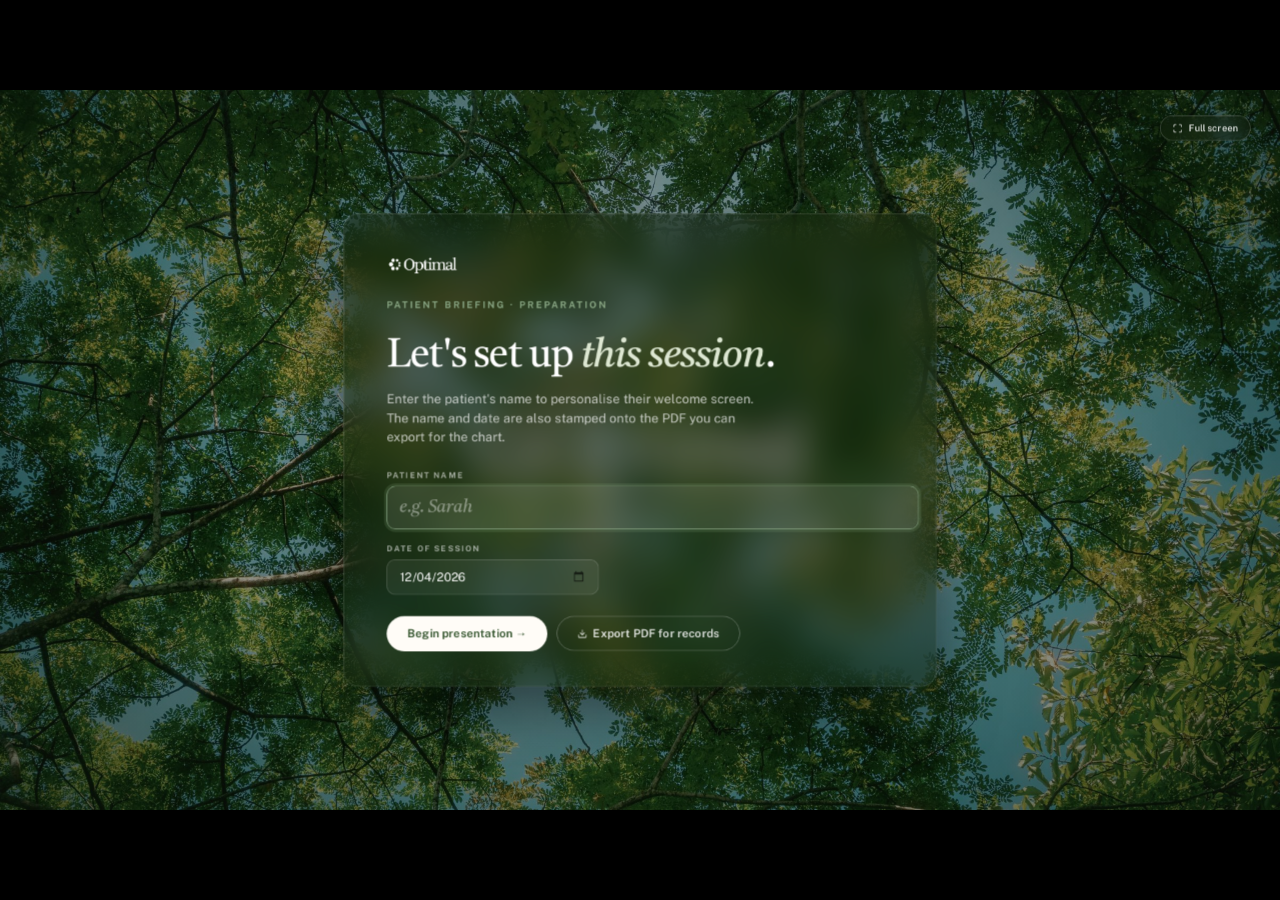
<file: index.html>
<!DOCTYPE html><html lang="en"><head>

<meta charset="utf-8">
<title>Women's Hormone Optimization Protocol — Optimal Clinic</title>
<link rel="preconnect" href="https://fonts.googleapis.com">
<link rel="preconnect" href="https://fonts.gstatic.com" crossorigin>
<link rel="stylesheet" href="https://fonts.googleapis.com/css2?family=Castoro:ital@0;1&amp;family=Public+Sans:wght@400;500;600;700&amp;family=Hanken+Grotesk:wght@400;500;700&amp;family=Inter:wght@300;400;500&amp;display=swap">
<link rel="stylesheet" href="colors_and_type.css">
<script src="deck-stage.js"></script>
<style>
  html, body { margin: 0; padding: 0; background: #000; }
  body { font-family: var(--p-family); color: var(--grey-900); -webkit-font-smoothing: antialiased; }

  /* Every slide is the cream canvas by default */
  deck-stage > section {
    background: var(--cream-50);
    color: var(--grey-900);
    overflow: hidden;
    position: relative;
  }

  /* Slide-level reset for headings & paragraphs (don't rely on .oh wrapper) */
  deck-stage h1, deck-stage h2, deck-stage h3, deck-stage h4, deck-stage h5, deck-stage h6, deck-stage p, deck-stage ul, deck-stage li {
    margin: 0; padding: 0;
  }
  deck-stage ul { list-style: none; }

  /* ================= Type roles for projection scale ================= */
  /* TYPE_SCALE per skill: title 96 / heading 72 / subtitle 44 / body 30 / small 24 */
  .display { font-family: var(--font-display); font-weight: 400; letter-spacing: -0.04em; line-height: 1.0; color: var(--grey-800); }
  .display-xl { font-size: 132px; }
  .display-lg { font-size: 96px; }
  .display-md { font-size: 72px; }
  .display-sm { font-size: 56px; }
  .display-xs { font-size: 44px; }

  .italic { font-style: italic; }

  .eyebrow {
    font-family: var(--font-sans); font-weight: 700; font-size: 22px;
    letter-spacing: 0.18em; text-transform: uppercase; color: var(--forest-700);
  }

  .body-lg { font-family: var(--font-sans); font-size: 32px; line-height: 1.45; letter-spacing: -0.01em; }
  .body { font-family: var(--font-sans); font-size: 28px; line-height: 1.45; letter-spacing: -0.01em; }
  .small { font-family: var(--font-sans); font-size: 24px; line-height: 1.4; letter-spacing: -0.01em; color: var(--grey-600); }
  .micro { font-family: var(--font-sans); font-size: 20px; line-height: 1.4; letter-spacing: 0; color: var(--grey-500); }

  /* ================= Slide chrome (footer brand bar) ================= */
  .slide-frame {
    position: absolute; inset: 0;
    padding: 90px 120px 130px;
    display: flex; flex-direction: column;
  }
  .frame-tight { padding: 88px 120px 80px; }
  .frame-edge { padding: 0; }

  .footer-bar {
    position: absolute; left: 120px; right: 120px; bottom: 44px;
    display: flex; align-items: center; justify-content: space-between;
    font-family: var(--font-sans); font-size: 18px; letter-spacing: 0; color: var(--grey-500);
  }
  .footer-bar .logo { height: 28px; opacity: 0.85; }
  .footer-bar .footer-meta { display: flex; gap: 24px; align-items: center; }
  .footer-bar .footer-meta span { display: inline-block; }

  /* On dark slides, footer goes light */
  .on-dark .footer-bar { color: var(--white-90); color: rgba(255,255,255,0.65); }

  /* ================= Slide title block (parallel layout) ================= */
  .title-block { display: flex; flex-direction: column; gap: 20px; }
  .title-block .eyebrow { color: var(--forest-700); }
  .title-block .display { color: var(--grey-800); max-width: 1500px; }
  .title-block .lead { font-family: var(--font-sans); font-size: 30px; line-height: 1.4; color: var(--grey-600); letter-spacing: -0.01em; max-width: 1300px; }

  /* Castoro italic ring-accent: hand-drawn ellipse around emphasised noun */
  .ring-word {
    position: relative; display: inline-block; padding: 0 .15em;
  }
  .ring-word::before {
    content: ""; position: absolute; left: -6%; right: -6%; top: 6%; bottom: 4%;
    border: 1.6px solid var(--forest-ring-50); border-radius: 50%;
    transform: rotate(-3deg); pointer-events: none;
  }

  /* ================= Buttons / pills ================= */
  .pill {
    display: inline-flex; align-items: center; gap: 12px;
    padding: 14px 28px; border-radius: 48px;
    font-family: var(--font-sans); font-size: 22px; font-weight: 500; letter-spacing: -0.01em;
    background: var(--forest-700); color: var(--white); border: none;
  }
  .pill.ghost { background: transparent; color: var(--forest-700); border: 1.5px solid var(--forest-700); }
  .pill.cream { background: var(--cream-50); color: var(--forest-700); }

  .chip {
    display: inline-flex; align-items: center; gap: 10px;
    padding: 10px 20px; border-radius: 48px;
    background: var(--sage-25); color: var(--forest-700);
    font-family: var(--font-sans); font-weight: 500; font-size: 20px; letter-spacing: 0.04em; text-transform: uppercase;
  }
  .chip.dark { background: rgba(255,255,255,0.12); color: var(--cream-50); border: 1px solid rgba(255,255,255,0.35); }

  /* ================= Generic card ================= */
  .card {
    background: var(--white);
    border: 1.5px solid var(--forest-700);
    border-radius: 8px;
    padding: 36px 36px;
  }
  .card.quiet { border-color: var(--border-hair); }
  .card.dark { background: var(--forest-700); color: var(--cream-50); border: none; }

  /* Grid helpers */
  .grid { display: grid; gap: 24px; }
  .row { display: flex; gap: 24px; }

  /* ================= Slide 1 — Title ================= */
  .s1 {
    background: var(--cream-50);
    color: var(--grey-900);
    display: flex; align-items: stretch;
    position: relative;
  }

  /* Layout container (kept as a wrapper for flex sizing) */
  .s1-variant {
    position: absolute; inset: 0;
    display: flex;
    flex-direction: row; align-items: stretch;
  }

  /* ============================================================
     Clinic card — cream canvas, info-row list (Summerhill-inspired)
     ============================================================ */
  /* ============================================================
     Clinic card — cream canvas, editorial title page
     ============================================================ */
  .s1-a { padding: 84px 96px; gap: 64px; }
  .s1-a .left {
    flex: 1; min-width: 0;
    display: grid;
    grid-template-rows: auto 1fr auto;
    row-gap: 0;
  }

  /* Top: logo + thin rule + meta strip */
  .s1-a .a-masthead {
    display: flex; flex-direction: column; gap: 18px;
    padding-bottom: 22px;
    border-bottom: 1px solid var(--bone-300, #D9D2BD);
  }
  .s1-a .a-logo { height: 32px; align-self: flex-start; }
  .s1-a .a-meta-strip {
    display: flex; gap: 28px; align-items: baseline; flex-wrap: wrap;
    font-family: var(--font-sans); font-size: 13px; font-weight: 600;
    letter-spacing: 0.22em; text-transform: uppercase;
    color: var(--grey-500, #8A857A);
  }
  .s1-a .a-meta-strip .sep { color: var(--bone-400, #BDB59C); }

  /* Middle: title block, vertically centered */
  .s1-a .a-top {
    align-self: center;
    display: flex; flex-direction: column; gap: 28px;
    padding: 56px 0;
    max-width: 580px;
  }
  .s1-a .a-eyebrow {
    font-family: var(--font-sans); font-size: 14px; font-weight: 700;
    letter-spacing: 0.28em; text-transform: uppercase;
    color: var(--forest-500, #6B8A4A);
    display: flex; align-items: center; gap: 14px;
  }
  .s1-a .a-eyebrow::before {
    content: ""; width: 32px; height: 1px; background: var(--forest-500, #6B8A4A);
    flex: 0 0 auto;
  }
  .s1-a .a-rows[hidden] { display: none; }
  .s1-a .a-title {
    font-family: var(--font-display); font-size: 84px; line-height: 0.96;
    letter-spacing: -0.035em; color: var(--forest-700);
    font-weight: 400;
    margin: 0;
  }
  .s1-a .a-title .italic { font-style: italic; }
  .s1-a .a-sub {
    font-family: var(--font-sans); font-size: 22px; line-height: 1.5;
    color: var(--grey-700); max-width: 540px; margin: 0;
  }

  /* Bottom: credits row */
  .s1-a .a-foot {
    display: block;
    padding-top: 28px;
    border-top: 1px solid var(--bone-300, #D9D2BD);
  }
  .s1-a .a-credits {
    display: grid; grid-template-columns: repeat(3, auto); gap: 48px;
    align-items: start;
  }
  .s1-a .a-credit-label {
    font-family: var(--font-sans); font-size: 11px; font-weight: 700;
    letter-spacing: 0.24em; text-transform: uppercase;
    color: var(--grey-500, #8A857A);
    margin-bottom: 6px;
  }
  .s1-a .a-credit-value {
    font-family: var(--font-display); font-size: 19px; line-height: 1.25;
    color: var(--forest-700);
    white-space: nowrap;
  }

  .s1-a .a-cta-row { display: flex; flex-direction: column; gap: 12px; align-items: stretch; margin: 0; }
  .s1-a .a-cta {
    display: inline-flex; align-items: center; justify-content: center; gap: 12px;
    background: var(--forest-700); color: var(--cream-50);
    text-decoration: none;
    padding: 18px 28px;
    border-radius: 999px;
    font-family: var(--font-sans); font-weight: 600; font-size: 17px;
    letter-spacing: 0.02em;
    transition: background 0.2s;
    white-space: nowrap;
  }
  .s1-a .a-cta::after {
    content: "→"; font-size: 19px; line-height: 1;
    transform: translateY(-1px);
  }
  .s1-a .a-cta:hover { background: var(--forest-900); }

  /* Right photo card */
  .s1-a .a-photo {
    flex: 1.0; min-width: 0;
    border-radius: 24px; overflow: hidden;
    background: var(--bone-100);
    position: relative;
    box-shadow: 0 1px 0 rgba(28,49,24,0.04);
  }
  .s1-a .a-photo img {
    position: absolute; inset: 0;
    width: 100%; height: 100%;
    object-fit: cover; object-position: 65% center;
  }
  /* Subtle photo overlay tag */
  .s1-a .a-photo .a-photo-tag {
    position: absolute; left: 24px; bottom: 24px;
    display: inline-flex; align-items: center; gap: 10px;
    padding: 8px 16px;
    background: rgba(255,255,255,0.92);
    backdrop-filter: blur(8px); -webkit-backdrop-filter: blur(8px);
    border-radius: 999px;
    font-family: var(--font-sans); font-size: 12px; font-weight: 700;
    letter-spacing: 0.18em; text-transform: uppercase;
    color: var(--forest-700);
  }
  .s1-a .a-photo .a-photo-tag .dot {
    width: 6px; height: 6px; border-radius: 50%; background: var(--forest-500, #6B8A4A);
  }

  /* ================= Slide 2 — Stats ================= */
  .stat-row.s2 { display: grid; grid-template-columns: 1fr 1fr 1fr; gap: 28px; margin-top: 56px; }
  .stat-row.s2 .stat-card {
    background: var(--white); border: 1.5px solid var(--forest-700); border-radius: 8px;
    padding: 40px 36px 36px;
    display: flex; flex-direction: column; gap: 14px;
    min-height: 0;
    display: flex; flex-direction: column; gap: 18px;
  }
  .stat-row.s2 .stat-card .stat-num {
    font-family: var(--font-display); font-weight: 400; font-size: 116px; line-height: 0.9; color: var(--forest-700);
    letter-spacing: -0.04em;
  }
  .stat-row.s2 .stat-card .stat-label { font-family: var(--font-sans); font-weight: 700; font-size: 18px; letter-spacing: 0.18em; text-transform: uppercase; color: var(--forest-900); }
  .stat-row.s2 .stat-card .stat-body { font-family: var(--font-sans); font-size: 22px; line-height: 1.4; color: var(--grey-800); flex: 1; }
  .stat-row.s2 .stat-card .stat-source { font-family: var(--font-sans); font-size: 16px; color: var(--grey-500); letter-spacing: 0; }

  /* ================= Slide 3 — Who it's for ================= */
  .s3 .body-grid { display: grid; grid-template-columns: 1.05fr 0.95fr; gap: 64px; flex: 1; min-height: 0; margin-top: 44px; }
  .s3 ul.criteria { display: flex; flex-direction: column; gap: 22px; }
  .s3 ul.criteria li {
    font-family: var(--font-sans); font-size: 26px; line-height: 1.4; color: var(--grey-800);
    padding-left: 44px; position: relative;
  }
  .s3 ul.criteria li::before {
    content: ""; position: absolute; left: 0; top: 12px;
    width: 22px; height: 12px;
    border-left: 2px solid var(--forest-700); border-bottom: 2px solid var(--forest-700);
    transform: rotate(-45deg);
  }
  /* Symptoms card — redesigned: grouped by body system with hairline section labels */
  .s3 .symptoms-card {
    background: var(--white);
    border: 1px solid var(--bone-300, #D9D2BD);
    border-radius: 12px;
    padding: 0;
    display: flex; flex-direction: column;
    overflow: hidden;
    box-shadow: 0 1px 0 rgba(28,49,24,0.04);
    align-self: start;
  }
  .s3 .symptoms-card .sc-head {
    background: var(--forest-700); color: var(--cream-50);
    padding: 26px 36px;
    display: flex; align-items: baseline; justify-content: space-between;
    gap: 20px;
  }
  .s3 .symptoms-card .sc-head h4 {
    font-family: var(--font-display); font-size: 34px; line-height: 1.05;
    letter-spacing: -0.02em; color: var(--cream-50);
    margin: 0;
  }
  .s3 .symptoms-card .sc-head .sc-count {
    font-family: var(--font-sans); font-size: 14px; font-weight: 700;
    letter-spacing: 0.22em; text-transform: uppercase;
    color: rgba(244,239,228,0.75);
    white-space: nowrap;
  }

  .s3 .symptoms-card .sc-body {
    padding: 4px 36px 22px;
    display: flex; flex-direction: column;
  }
  .s3 .symptoms-card .sc-group {
    padding: 19px 0;
    border-bottom: 1px solid var(--bone-200, #E8E1CC);
    display: grid; grid-template-columns: 175px 1fr; gap: 28px;
    align-items: baseline;
  }
  .s3 .symptoms-card .sc-group:last-child { border-bottom: 0; padding-bottom: 8px; }
  .s3 .symptoms-card .sc-cat {
    font-family: var(--font-sans); font-size: 15px; font-weight: 700;
    letter-spacing: 0.18em; text-transform: uppercase;
    color: var(--forest-500, #6B8A4A);
    padding-top: 6px; line-height: 1.3;
  }
  .s3 .symptoms-card .sc-items {
    list-style: none; padding: 0; margin: 0;
    display: flex; flex-wrap: wrap; gap: 12px;
  }
  .s3 .symptoms-card .sc-items li {
    font-family: var(--font-sans); font-size: 21px; line-height: 1;
    color: var(--grey-800);
    padding: 13px 22px;
    background: var(--cream-50);
    border-radius: 999px;
    white-space: nowrap;
  }

  /* ================= Slide 3b — Lesser-known symptoms (full-width table) ================= */
  .s3b .slide-frame { padding-top: 60px; }
  .s3b .symptoms-card {
    width: 100%; margin-top: 20px;
    background: var(--white);
    border: 1px solid var(--bone-300, #D9D2BD);
    border-radius: 12px;
    overflow: hidden;
    box-shadow: 0 1px 0 rgba(28,49,24,0.04);
  }
  .s3b .symptoms-card .sc-head {
    background: var(--forest-700); color: var(--cream-50);
    padding: 20px 40px;
    display: flex; align-items: baseline; justify-content: space-between; gap: 20px;
  }
  .s3b .symptoms-card .sc-head h4 {
    font-family: var(--font-display); font-size: 34px; line-height: 1.05;
    letter-spacing: -0.02em; color: var(--cream-50); margin: 0;
    white-space: nowrap;
  }
  .s3b .symptoms-card .sc-head .sc-count {
    font-family: var(--font-sans); font-size: 14px; font-weight: 700;
    letter-spacing: 0.22em; text-transform: uppercase;
    color: rgba(244,239,228,0.75); white-space: nowrap;
  }
  .s3b .symptoms-card .sc-body {
    padding: 2px 40px 16px;
    display: flex; flex-direction: column;
  }
  .s3b .symptoms-card .sc-group {
    padding: 12px 0;
    border-bottom: 1px solid var(--bone-200, #E8E1CC);
    display: grid; grid-template-columns: 270px 1fr; gap: 28px;
    align-items: baseline;
  }
  .s3b .symptoms-card .sc-group:last-child { border-bottom: 0; padding-bottom: 4px; }
  .s3b .symptoms-card .sc-cat {
    font-family: var(--font-sans); font-size: 15px; font-weight: 700;
    letter-spacing: 0.18em; text-transform: uppercase;
    color: var(--forest-500, #6B8A4A); padding-top: 7px; line-height: 1.3;
  }
  .s3b .symptoms-card .sc-items {
    list-style: none; padding: 0; margin: 0;
    display: flex; flex-wrap: wrap; gap: 12px;
  }
  .s3b .symptoms-card .sc-items li {
    font-family: var(--font-sans); font-size: 21px; line-height: 1;
    color: var(--grey-800); padding: 13px 22px;
    background: var(--cream-50); border-radius: 999px; white-space: nowrap;
  }
  .s3b .sc-footnote {
    margin-top: 18px;
    font-family: var(--font-sans); font-size: 16px; line-height: 1.5;
    color: var(--grey-500); font-style: italic; letter-spacing: -0.005em;
    max-width: 1500px;
  }

  /* ================= Slide 4 — What's included ================= */
  .s4 .top-row { display: flex; justify-content: space-between; align-items: flex-end; gap: 80px; margin-bottom: 56px; }
  .s4 .price-block { text-align: right; }
  .s4 .price-block .price { font-family: var(--font-display); font-size: 88px; line-height: 1; color: var(--forest-700); letter-spacing: -0.04em; }
  .s4 .price-block .price small { font-size: 28px; color: var(--grey-500); margin-left: 8px; letter-spacing: 0; font-family: var(--font-sans); }
  .s4 .price-block .label { font-family: var(--font-sans); font-size: 18px; letter-spacing: 0.18em; text-transform: uppercase; color: var(--forest-900); margin-bottom: 8px; }

  .s4 .inclusions { display: grid; grid-template-columns: repeat(3, 1fr); gap: 24px; }
  .s4 .inclusion {
    background: var(--white); border: 1.5px solid var(--forest-700); border-radius: 8px;
    padding: 32px 32px 30px;
    display: flex; flex-direction: column; gap: 14px;
    min-height: 230px;
  }
  .s4 .inclusion .num {
    font-family: var(--font-display); font-size: 22px; color: var(--forest-500);
    letter-spacing: 0.06em;
  }
  .s4 .inclusion h4 { font-family: var(--font-display); font-size: 30px; color: var(--forest-700); letter-spacing: -0.04em; line-height: 1.05; }
  .s4 .inclusion p { font-family: var(--font-sans); font-size: 22px; color: var(--grey-700); line-height: 1.4; }
  .s4 .footnote {
    margin-top: 28px;
    font-family: var(--font-sans); font-size: 20px; color: var(--grey-500); letter-spacing: 0;
    border-top: 1px solid var(--border-hair); padding-top: 22px;
  }

  /* ================= Slide — Lab work & optional add-ons ================= */
  .slabs .slide-frame { padding-top: 72px; padding-bottom: 96px; }
  .slabs .body-grid {
    display: grid; grid-template-columns: 0.82fr 1.18fr; gap: 48px;
    margin-top: 34px; flex: 1; min-height: 0;
  }
  .slabs .col-label {
    font-family: var(--font-sans); font-size: 15px; font-weight: 700;
    letter-spacing: 0.2em; text-transform: uppercase; color: var(--forest-500);
    margin-bottom: 18px;
  }

  /* Left — optional add-on cards */
  .slabs .addons { display: flex; flex-direction: column; }
  .slabs .addon-stack { display: flex; flex-direction: column; gap: 20px; }
  .slabs .addon {
    background: var(--white); border: 1.5px solid var(--forest-700);
    border-radius: 12px; padding: 28px 32px;
    display: flex; flex-direction: column; gap: 12px;
  }
  .slabs .addon .a-top {
    display: flex; align-items: baseline; justify-content: space-between; gap: 16px;
  }
  .slabs .addon .a-name {
    font-family: var(--font-display); font-size: 38px; line-height: 1;
    letter-spacing: -0.02em; color: var(--forest-700); white-space: nowrap;
  }
  .slabs .addon .a-price {
    font-family: var(--font-sans); font-size: 30px; font-weight: 700;
    letter-spacing: -0.01em; color: var(--forest-900); white-space: nowrap;
  }
  .slabs .addon .a-sub {
    font-family: var(--font-sans); font-size: 14px; font-weight: 700;
    letter-spacing: 0.16em; text-transform: uppercase; color: var(--forest-500);
    margin-top: -4px;
  }
  .slabs .addon p {
    font-family: var(--font-sans); font-size: 20px; line-height: 1.45; color: var(--grey-700);
    margin: 0;
  }
  .slabs .addons .pay-note {
    margin-top: 18px;
    font-family: var(--font-sans); font-size: 16px; line-height: 1.5;
    color: var(--grey-500); font-style: italic;
  }

  /* Right — full panel card */
  .slabs .panel {
    background: var(--white); border: 1px solid var(--bone-300, #D9D2BD);
    border-radius: 12px; overflow: hidden;
    box-shadow: 0 1px 0 rgba(28,49,24,0.04);
    display: flex; flex-direction: column;
  }
  .slabs .panel .p-head {
    background: var(--forest-700); color: var(--cream-50);
    padding: 18px 32px;
    display: flex; align-items: baseline; justify-content: space-between; gap: 16px;
  }
  .slabs .panel .p-head h4 {
    font-family: var(--font-display); font-size: 28px; line-height: 1.05;
    letter-spacing: -0.02em; color: var(--cream-50); margin: 0; white-space: nowrap;
  }
  .slabs .panel .p-head .p-count {
    font-family: var(--font-sans); font-size: 13px; font-weight: 700;
    letter-spacing: 0.2em; text-transform: uppercase;
    color: rgba(244,239,228,0.75); white-space: nowrap;
  }
  .slabs .panel .p-body {
    padding: 16px 32px 8px;
    column-count: 2; column-gap: 44px;
  }
  .slabs .p-group {
    break-inside: avoid; padding: 11px 0 13px;
  }
  .slabs .p-group .p-cat {
    font-family: var(--font-sans); font-size: 13px; font-weight: 700;
    letter-spacing: 0.16em; text-transform: uppercase; color: var(--forest-500);
    margin-bottom: 10px;
  }
  .slabs .p-items {
    list-style: none; padding: 0; margin: 0;
    display: flex; flex-wrap: wrap; gap: 8px;
  }
  .slabs .p-items li {
    font-family: var(--font-sans); font-size: 16px; line-height: 1;
    color: var(--grey-800); padding: 9px 15px;
    background: var(--cream-50); border-radius: 999px; white-space: nowrap;
  }
  .slabs .p-items li.addon-chip {
    background: var(--sage-25); color: var(--forest-900); font-weight: 600;
    display: inline-flex; align-items: center; gap: 7px;
  }
  .slabs .p-items li.addon-chip::before {
    content: ""; width: 7px; height: 7px; border-radius: 50%;
    background: var(--forest-700); flex-shrink: 0;
  }
  .slabs .panel .p-legend {
    margin-top: auto;
    padding: 14px 32px 18px;
    border-top: 1px solid var(--bone-200, #E8E1CC);
    display: flex; align-items: center; gap: 10px;
    font-family: var(--font-sans); font-size: 15px; line-height: 1.4; color: var(--grey-500);
  }
  .slabs .panel .p-legend .lg-dot {
    width: 9px; height: 9px; border-radius: 50%; background: var(--forest-700); flex-shrink: 0;
  }
  .slabs .panel .p-legend b { color: var(--grey-700); font-weight: 700; }

  /* ================= Slide 5 — Journey (editorial split: hero moment + timeline) ================= */
  .s5 .slide-frame { padding-bottom: 90px; }
  .s5 .journey-grid {
    margin-top: 48px;
    display: grid; grid-template-columns: 1.05fr 1fr;
    gap: 80px;
    flex: 1;
    align-items: start;
  }

  /* Left — Hero "the moment" */
  .s5 .hero-moment {
    background: var(--forest-700); color: var(--cream-50);
    border-radius: 12px;
    padding: 40px 24px 36px 40px;
    display: grid; grid-template-columns: 1fr 1fr;
    column-gap: 8px;
    align-items: stretch;
    position: relative;
    overflow: hidden;
    min-height: 540px;
  }
  .s5 .hero-moment::before {
    content: ""; position: absolute; right: -120px; top: -120px;
    width: 360px; height: 360px; border-radius: 50%;
    border: 1px solid rgba(244,239,228,0.18);
    pointer-events: none;
  }
  .s5 .hero-moment::after {
    content: ""; position: absolute; right: -60px; top: -60px;
    width: 220px; height: 220px; border-radius: 50%;
    border: 1px solid rgba(244,239,228,0.12);
    pointer-events: none;
  }
  .s5 .hero-moment .hm-copy {
    display: flex; flex-direction: column; gap: 18px;
    position: relative; z-index: 2;
    padding-right: 8px;
  }
  .s5 .hero-moment .hm-eyebrow {
    font-family: var(--font-sans); font-weight: 600; font-size: 13px; letter-spacing: 0.22em; text-transform: uppercase; color: var(--cream-200, #E5DCC8);
    opacity: 0.85;
  }
  .s5 .hero-moment .hm-num {
    font-family: var(--font-display); font-size: 140px; line-height: 0.85; letter-spacing: -0.05em; color: var(--cream-50);
    margin-top: -4px;
  }
  .s5 .hero-moment h3 {
    font-family: var(--font-display); font-size: 42px; line-height: 1.0; letter-spacing: -0.03em;
    margin-top: -4px;
  }
  .s5 .hero-moment h3 .italic { font-style: italic; }
  .s5 .hero-moment .hm-lead {
    font-family: var(--font-display); font-size: 19px; line-height: 1.4; color: var(--cream-200, #E5DCC8);
  }
  .s5 .hero-moment .hm-meta {
    margin-top: 6px;
    display: flex; gap: 24px; align-items: center; flex-wrap: wrap;
    border-top: 1px solid rgba(244,239,228,0.25);
    padding-top: 18px;
    font-family: var(--font-sans); font-size: 14px; letter-spacing: 0.08em; text-transform: uppercase; color: var(--cream-200, #E5DCC8);
    white-space: nowrap;
  }
  .s5 .hero-moment .hm-meta > div { display: flex; gap: 8px; align-items: baseline; }
  .s5 .hero-moment .hm-meta b { color: var(--cream-50); font-weight: 700; letter-spacing: 0.16em; font-size: 15px; }

  /* InBody scanner image area — bleeds to bottom edge of card */
  .s5 .hero-moment .hm-image {
    position: relative; z-index: 2;
    align-self: stretch;
    overflow: hidden;
    /* Cancel parent's right + bottom padding so image bleeds to the edges */
    margin: -8px -24px -36px 0;
    padding: 0;
  }
  .s5 .hero-moment .hm-image::before {
    content: ""; position: absolute; left: 50%; top: 50%;
    width: 420px; height: 420px;
    transform: translate(-50%, -50%);
    background: radial-gradient(circle, rgba(244,239,228,0.20) 0%, rgba(244,239,228,0) 65%);
    pointer-events: none;
    z-index: 1;
  }
  .s5 .hero-moment .hm-image img {
    position: absolute;
    left: 50%; bottom: 0;
    transform: translateX(-50%);
    width: auto;
    height: 108%;
    max-width: 160%;
    object-fit: contain;
    object-position: bottom center;
    z-index: 2;
    filter: drop-shadow(0 24px 36px rgba(0,0,0,0.35));
  }
  .s5 .hero-moment .hm-tag {
    position: absolute; bottom: 16px; right: 20px; z-index: 4;
    display: inline-flex; align-items: center; gap: 8px;
    padding: 6px 14px;
    background: rgba(15, 35, 18, 0.65);
    backdrop-filter: blur(8px);
    -webkit-backdrop-filter: blur(8px);
    border: 1px solid rgba(244,239,228,0.25);
    border-radius: 999px;
    white-space: nowrap;
    font-family: var(--font-sans); font-size: 11px; letter-spacing: 0.18em; text-transform: uppercase; color: var(--cream-200, #E5DCC8);
  }
  .s5 .hero-moment .hm-tag .dot {
    width: 6px; height: 6px; border-radius: 50%; background: var(--cream-50);
  }

  /* Right — Vertical timeline with all 6 steps */
  .s5 .timeline {
    position: relative;
    display: flex; flex-direction: column;
    padding-left: 56px;
  }
  .s5 .timeline::before {
    content: ""; position: absolute; left: 19px; top: 14px; bottom: 14px;
    width: 1px; background: var(--forest-700); opacity: 0.5;
  }
  .s5 .timeline .tl-eyebrow {
    position: absolute; top: -28px; left: 56px;
    font-family: var(--font-sans); font-weight: 700; font-size: 13px; letter-spacing: 0.22em; text-transform: uppercase; color: var(--forest-500);
    white-space: nowrap;
  }
  .s5 .tl-step {
    position: relative;
    padding: 14px 0;
    display: grid; grid-template-columns: 1fr auto; column-gap: 24px; align-items: baseline;
  }
  .s5 .tl-step + .tl-step { border-top: 1px solid var(--border-hair); }
  .s5 .tl-step::before {
    content: ""; position: absolute; left: -45px; top: 24px;
    width: 11px; height: 11px; border-radius: 50%;
    background: var(--cream-50); border: 2px solid var(--forest-700);
  }
  .s5 .tl-step.now::before {
    background: var(--forest-700);
    box-shadow: 0 0 0 5px rgba(58,82,52,0.15);
  }
  .s5 .tl-step .tl-num {
    font-family: var(--font-sans); font-size: 13px; font-weight: 600; letter-spacing: 0.2em; color: var(--forest-500); text-transform: uppercase;
    white-space: nowrap;
  }
  .s5 .tl-step.now .tl-num { color: var(--forest-700); }
  .s5 .tl-step .tl-body { display: flex; flex-direction: column; gap: 4px; }
  .s5 .tl-step .tl-title {
    font-family: var(--font-display); font-size: 26px; line-height: 1.1; letter-spacing: -0.02em; color: var(--forest-700);
  }
  .s5 .tl-step .tl-desc {
    font-family: var(--font-sans); font-size: 15px; line-height: 1.45; color: var(--grey-700);
  }
  .s5 .tl-step .tl-when {
    font-family: var(--font-sans); font-size: 13px; letter-spacing: 0.14em; text-transform: uppercase; color: var(--grey-500);
    align-self: start; padding-top: 8px; white-space: nowrap;
  }

  /* ================= Slide 6 — Therapy options ================= */
  .s6 .options { display: grid; grid-template-columns: repeat(3, 1fr); gap: 28px; margin-top: 40px; }
  .s6 .option {
    border-radius: 8px; padding: 36px 32px;
    display: flex; flex-direction: column; gap: 20px;
    min-height: 0;
  }
  .s6 .option.a { background: var(--white); border: 1.5px solid var(--forest-700); }
  .s6 .option.b { background: var(--forest-700); color: var(--cream-50); }
  .s6 .option.c { background: var(--white); border: 1.5px solid var(--forest-700); }
  .s6 .option .cat { font-family: var(--font-sans); font-weight: 700; font-size: 16px; letter-spacing: 0.18em; text-transform: uppercase; color: var(--forest-900); }
  .s6 .option.b .cat { color: var(--forest-500); }
  .s6 .option h3 { font-family: var(--font-display); font-size: 50px; line-height: 0.98; letter-spacing: -0.04em; color: var(--forest-700); }
  .s6 .option.b h3 { color: var(--cream-50); }
  .s6 .option ul { display: flex; flex-direction: column; gap: 14px; margin-top: 12px; }
  .s6 .option li {
    font-family: var(--font-sans); font-size: 21px; line-height: 1.4; color: var(--grey-800);
    padding-left: 28px; position: relative;
  }
  .s6 .option.b li { color: rgba(255,255,255,0.9); }
  .s6 .option li::before {
    content: ""; position: absolute; left: 0; top: 11px; width: 14px; height: 1.5px; background: var(--forest-700);
  }
  .s6 .option.b li::before { background: var(--forest-500); }
  .s6 .footnote { margin-top: 28px; font-family: var(--font-sans); font-size: 22px; color: var(--grey-600); font-style: italic; }

  /* Slide 6 — "also included" support cards (visually distinct: filled sage, left accent) */
  .s6 .support-row { display: grid; grid-template-columns: 1fr 1fr; gap: 28px; margin-top: 26px; }
  .s6 .support-card {
    background: var(--sage-25);
    border-left: 4px solid var(--forest-700);
    border-radius: 8px;
    padding: 24px 30px;
    display: flex; flex-direction: column; gap: 8px;
  }
  .s6 .support-card .sc-title {
    font-family: var(--font-display); font-size: 30px; line-height: 1.05;
    letter-spacing: -0.02em; color: var(--forest-700);
  }
  .s6 .support-card p {
    font-family: var(--font-sans); font-size: 20px; line-height: 1.4; color: var(--grey-700); margin: 0;
  }

  /* ================= Slide 7 — Benefits ================= */
  .s7 .benefits-grid { display: grid; grid-template-columns: 1.05fr 1fr 1fr; gap: 20px; margin-top: 26px; }
  .s7 .b-feature {
    grid-row: span 3;
    background-image: url('assets/images/clinic-waiting.jpg');
    background-size: cover; background-position: center;
    border-radius: 8px;
    position: relative; overflow: hidden;
    min-height: 0;
    display: flex; flex-direction: column; justify-content: flex-end;
    padding: 44px;
    color: var(--cream-50);
  }
  .s7 .b-feature::before {
    content: ""; position: absolute; inset: 0;
    background: linear-gradient(180deg, rgba(28,49,24,0.0) 30%, rgba(28,49,24,0.85) 100%);
  }
  .s7 .b-feature .quote {
    position: relative; z-index: 1;
    font-family: var(--font-display); font-style: italic; font-size: 38px; line-height: 1.2; color: var(--cream-50);
    letter-spacing: -0.03em;
  }
  .s7 .b-feature .src { position: relative; z-index: 1; margin-top: 20px; font-family: var(--font-sans); font-size: 16px; letter-spacing: 0.18em; text-transform: uppercase; color: rgba(255,255,255,0.85); }
  /* Benefit cards — redesigned with watermark numeral, category pill, accent rule */
  .s7 .b {
    position: relative;
    background: var(--white);
    border: 1px solid var(--bone-300, #D9D2BD);
    border-radius: 12px;
    padding: 20px 26px;
    display: flex; flex-direction: column;
    gap: 9px;
    overflow: hidden;
    box-shadow: 0 1px 0 rgba(28,49,24,0.04);
  }
  /* Watermark numeral fills the empty space without adding content */
  .s7 .b .num {
    position: absolute;
    right: -8px; bottom: -22px;
    font-family: var(--font-display);
    font-size: 200px;
    line-height: 0.85;
    letter-spacing: -0.06em;
    color: var(--forest-700);
    opacity: 0.06;
    pointer-events: none;
    margin: 0;
    z-index: 0;
  }
  /* Top: small label + a thin vertical accent */
  .s7 .b .b-cat {
    position: relative; z-index: 1;
    display: inline-flex; align-items: center; gap: 10px;
    font-family: var(--font-sans); font-size: 12px; font-weight: 700;
    letter-spacing: 0.22em; text-transform: uppercase;
    color: var(--forest-500, #6B8A4A);
  }
  .s7 .b .b-cat::before {
    content: ""; width: 24px; height: 1px; background: var(--forest-500, #6B8A4A);
    flex: 0 0 auto;
  }
  .s7 .b h4 {
    position: relative; z-index: 1;
    font-family: var(--font-display); font-size: 30px; line-height: 1.05;
    color: var(--forest-700); letter-spacing: -0.03em;
    margin: 0;
  }
  .s7 .b p {
    position: relative; z-index: 1;
    font-family: var(--font-sans); font-size: 18px; line-height: 1.4;
    color: var(--grey-700);
    margin: 0;
  }
  .s7 .b-disclaimer {
    margin-top: 16px;
    font-family: var(--font-sans); font-size: 15px; line-height: 1.45;
    color: var(--grey-500); font-style: italic; letter-spacing: -0.005em;
    max-width: 1500px;
  }
  /* Slide 7 footer — keep clear of the watermark numeral on the right */
  .s7 .b .b-foot {
    position: relative; z-index: 1;
    margin-top: auto;
    padding-top: 16px;
    padding-right: 56px;
    border-top: 1px solid var(--bone-200, #E8E1CC);
    display: flex; align-items: baseline; justify-content: flex-start;
    font-family: var(--font-sans); font-size: 12px; font-weight: 700;
    letter-spacing: 0.22em; text-transform: uppercase;
    color: var(--grey-500, #8A857A);
  }

  /* ================= Slide 8 — Safety ================= */
  .s8 .intro { max-width: 1300px; font-family: var(--font-sans); font-size: 28px; line-height: 1.45; color: var(--grey-700); letter-spacing: -0.01em; margin-top: 22px; }
  .s8 .columns { display: grid; grid-template-columns: repeat(3, 1fr); gap: 28px; margin-top: 56px; flex: 1; }
  .s8 .col {
    position: relative;
    background: var(--white);
    border: 1px solid var(--bone-300, #D9D2BD);
    border-radius: 12px;
    padding: 24px 28px 24px;
    display: flex; flex-direction: column;
    gap: 0;
    overflow: hidden;
    box-shadow: 0 1px 0 rgba(28,49,24,0.04);
  }
  /* Watermark hormone numeral fills empty space */
  .s8 .col .col-num {
    position: absolute;
    right: -8px; bottom: -28px;
    font-family: var(--font-display);
    font-size: 220px;
    line-height: 0.85;
    letter-spacing: -0.06em;
    color: var(--forest-700);
    opacity: 0.06;
    pointer-events: none;
    z-index: 0;
  }
  /* Header row: small hormone label + thin accent rule */
  .s8 .col .sub {
    position: relative; z-index: 1;
    display: inline-flex; align-items: center; gap: 10px;
    font-family: var(--font-sans); font-weight: 700; font-size: 12px;
    letter-spacing: 0.22em; text-transform: uppercase;
    color: var(--forest-500, #6B8A4A);
    margin: 0 0 12px;
  }
  .s8 .col .sub::before {
    content: ""; width: 24px; height: 1px; background: var(--forest-500, #6B8A4A);
    flex: 0 0 auto;
  }
  .s8 .col h4 {
    position: relative; z-index: 1;
    font-family: var(--font-display); font-size: 30px; line-height: 1.05;
    letter-spacing: -0.03em; color: var(--forest-700);
    margin: 0 0 18px;
  }
  /* Considerations label sits above the list */
  .s8 .col .considerations-label {
    position: relative; z-index: 1;
    font-family: var(--font-sans); font-size: 11px; font-weight: 700;
    letter-spacing: 0.22em; text-transform: uppercase;
    color: var(--grey-500, #8A857A);
    padding-top: 14px;
    border-top: 1px solid var(--bone-200, #E8E1CC);
    margin-bottom: 12px;
  }
  .s8 .col ul {
    position: relative; z-index: 1;
    display: flex; flex-direction: column; gap: 10px;
    margin: 0;
    list-style: none;
    padding: 0;
  }
  .s8 .col li {
    font-family: var(--font-sans); font-size: 18px; line-height: 1.4; color: var(--grey-800);
    padding-left: 22px; position: relative;
  }
  .s8 .col li::before {
    content: ""; position: absolute; left: 0; top: 10px; width: 6px; height: 6px; border-radius: 50%; background: var(--forest-500);
  }

  /* ================= Slide 9 — Not the right fit ================= */
  .s9 { display: flex; }
  .s9 .left {
    flex: 0.9;
    background-image: url('assets/images/portrait-forest-woman.png');
    background-size: cover; background-position: center 22%;
    position: relative;
  }
  .s9 .left::after {
    content: ""; position: absolute; inset: 0;
    background: linear-gradient(180deg, rgba(28,49,24,0.10) 0%, rgba(28,49,24,0.45) 55%, rgba(28,49,24,0.85) 100%);
  }
  .s9 .left .left-content {
    position: absolute; inset: 0; padding: 100px 80px 96px;
    color: var(--cream-50); display: flex; flex-direction: column; justify-content: flex-end; gap: 22px;
    z-index: 1;
  }
  .s9 .left .eyebrow { color: rgba(255,255,255,0.85); }
  .s9 .left h2 { font-family: var(--font-display); font-size: 76px; color: var(--cream-50); letter-spacing: -0.04em; line-height: 1.05; }
  .s9 .left .lead { font-family: var(--font-sans); font-size: 24px; color: rgba(255,255,255,0.88); line-height: 1.4; max-width: 540px; letter-spacing: -0.01em; }
  .s9 .right { flex: 1.1; padding: 100px 100px 96px; display: flex; flex-direction: column; justify-content: center; }
  .s9 .right .label { font-family: var(--font-sans); font-weight: 700; font-size: 18px; letter-spacing: 0.18em; text-transform: uppercase; color: var(--forest-900); margin-bottom: 32px; }
  .s9 .conditions { display: flex; flex-direction: column; gap: 0; }
  .s9 .conditions li {
    padding: 22px 0; border-top: 1px solid var(--forest-700);
    font-family: var(--font-sans); font-size: 26px; color: var(--grey-800); line-height: 1.35; letter-spacing: -0.01em;
    display: flex; align-items: baseline; gap: 22px;
  }
  .s9 .conditions li:last-child { border-bottom: 1px solid var(--forest-700); }
  .s9 .conditions li .n {
    font-family: var(--font-display); color: var(--forest-500); font-size: 22px; letter-spacing: 0.06em; min-width: 60px; flex-shrink: 0;
  }
  .s9 .right .footnote { margin-top: 28px; font-family: var(--font-sans); font-size: 20px; color: var(--grey-500); font-style: italic; line-height: 1.4; }

  /* ================= Slide 10 — Urgent care ================= */
  .s10 {
    background: var(--forest-700);
    color: var(--cream-50);
  }
  .s10 .frame { padding: 100px 120px 96px; display: flex; flex-direction: column; height: 100%; }
  .s10 .eyebrow { color: var(--forest-500); }
  .s10 h2 { font-family: var(--font-display); font-size: 96px; color: var(--cream-50); letter-spacing: -0.04em; line-height: 1.0; max-width: 1300px; }
  .s10 .lead { font-family: var(--font-sans); font-size: 30px; color: rgba(255,255,255,0.85); margin-top: 22px; max-width: 1100px; letter-spacing: -0.01em; }
  .s10 .conditions {
    margin-top: 64px;
    display: grid; grid-template-columns: 1fr 1fr; gap: 24px 60px;
  }
  .s10 .urg {
    padding: 28px 0; border-top: 1px solid rgba(255,255,255,0.25);
    display: flex; gap: 28px; align-items: flex-start;
  }
  .s10 .urg .n {
    font-family: var(--font-display); font-size: 28px; color: var(--forest-500); letter-spacing: 0.04em; min-width: 60px; flex-shrink: 0; padding-top: 6px;
  }
  .s10 .urg p { font-family: var(--font-sans); font-size: 28px; line-height: 1.35; color: var(--cream-50); letter-spacing: -0.01em; }
  .s10 .footer-note {
    margin-top: 56px;
    display: flex; align-items: flex-start; gap: 24px;
    padding: 28px 34px;
    background: rgba(255,255,255,0.06);
    border: 1px solid rgba(255,255,255,0.16);
    border-left: 5px solid var(--forest-500);
    border-radius: 10px;
    font-family: var(--font-sans); font-size: 22px; color: rgba(255,255,255,0.85); letter-spacing: -0.01em; line-height: 1.4;
  }
  .s10 .footer-note .fn-tag {
    font-family: var(--font-sans); font-size: 14px; font-weight: 700; letter-spacing: 0.18em; text-transform: uppercase;
    color: var(--forest-500); white-space: nowrap; flex-shrink: 0; padding-top: 3px;
  }
  .s10 .footer-note strong { color: var(--cream-50); font-weight: 700; }

  /* ================= Slide 11 — Pricing & next steps ================= */
  .s11 .body-grid { display: grid; grid-template-columns: 0.9fr 1.1fr; gap: 56px; margin-top: 40px; flex: 1; }
  .s11 .price-stack { display: flex; flex-direction: column; gap: 16px; }
  .s11 .price-card {
    background: linear-gradient(180deg, var(--forest-700) 0%, var(--forest-grad-end) 100%);
    color: var(--cream-50); border-radius: 8px;
    padding: 28px 32px 28px; display: flex; flex-direction: column; gap: 10px;
    position: relative;
  }
  .s11 .price-card.alt {
    background: var(--white);
    color: var(--forest-900);
    border: 1.5px solid var(--forest-700);
  }
  .s11 .price-card .opt {
    font-family: var(--font-sans); font-size: 12px; font-weight: 700;
    letter-spacing: 0.22em; text-transform: uppercase;
    color: rgba(255,255,255,0.7);
  }
  .s11 .price-card.alt .opt { color: var(--forest-500); }
  .s11 .price-card .opt-title {
    font-family: var(--font-display); font-size: 30px; line-height: 1.05;
    letter-spacing: -0.03em; color: var(--cream-50);
    margin: 2px 0 4px;
  }
  .s11 .price-card.alt .opt-title { color: var(--forest-700); }
  .s11 .price-card .opt-row {
    display: flex; justify-content: space-between; align-items: center;
    gap: 12px;
  }
  .s11 .price-card .badge {
    display: inline-flex; padding: 5px 12px; border-radius: 48px;
    background: var(--sage-25); color: var(--cream-50);
    font-family: var(--font-sans); font-size: 11px; font-weight: 700;
    letter-spacing: 0.18em; text-transform: uppercase;
    flex: 0 0 auto;
  }
  .s11 .price-card.alt .badge { background: var(--bone-200, #E8E1CC); color: var(--forest-700); }
  .s11 .price-card .label { font-family: var(--font-sans); font-size: 16px; color: rgba(255,255,255,0.78); letter-spacing: -0.01em; }
  .s11 .price-card.alt .label { color: var(--grey-600); }
  .s11 .price-card .price { font-family: var(--font-display); font-size: 96px; line-height: 0.9; letter-spacing: -0.05em; color: var(--cream-50); }
  .s11 .price-card.alt .price { color: var(--forest-700); }
  .s11 .price-card .price small { font-size: 22px; color: rgba(255,255,255,0.7); margin-left: 10px; font-family: var(--font-sans); letter-spacing: 0; font-weight: 400; }
  .s11 .price-card.alt .price small { color: var(--grey-500); }
  .s11 .price-card .total {
    font-family: var(--font-sans); font-size: 14px;
    color: rgba(255,255,255,0.65);
    letter-spacing: -0.01em;
  }
  .s11 .price-card.alt .total { color: var(--grey-500); }
  .s11 .price-card p { font-family: var(--font-sans); font-size: 16px; color: rgba(255,255,255,0.85); line-height: 1.4; margin: 0; }
  .s11 .price-card.alt p { color: var(--grey-700); }
  .s11 .price-card .divider { height: 1px; background: rgba(255,255,255,0.2); margin: 4px 0; }
  .s11 .price-card.alt .divider { background: var(--bone-300, #D9D2BD); }
  .s11 .price-card .row-meta { display: flex; justify-content: space-between; font-family: var(--font-sans); font-size: 14px; color: rgba(255,255,255,0.78); letter-spacing: -0.01em; }
  .s11 .price-card.alt .row-meta { color: var(--grey-600); }
  .s11 .next h3 { font-family: var(--font-display); font-size: 48px; letter-spacing: -0.04em; color: var(--grey-800); margin-bottom: 32px; }
  .s11 .steps { display: flex; flex-direction: column; gap: 20px; }
  .s11 .step {
    background: var(--white); border: 1.5px solid var(--forest-700); border-radius: 8px;
    padding: 28px 32px; display: flex; gap: 28px; align-items: flex-start;
  }
  .s11 .step .n {
    font-family: var(--font-display); font-size: 64px; line-height: 0.9; color: var(--forest-700); letter-spacing: -0.04em; min-width: 60px;
  }
  .s11 .step .body h4 { font-family: var(--font-sans); font-weight: 600; font-size: 24px; color: var(--grey-800); letter-spacing: -0.01em; margin-bottom: 4px; }
  .s11 .step .body p { font-family: var(--font-sans); font-size: 21px; color: var(--grey-600); line-height: 1.4; }
  .s11 .contact-bar {
    margin-top: 28px;
    display: flex; flex-direction: column; align-items: flex-start; gap: 14px;
    font-family: var(--font-sans); font-size: 22px; color: var(--forest-700); letter-spacing: -0.01em;
    padding-top: 24px; border-top: 1px solid var(--forest-700);
  }
  .s11 .contact-bar .contact-row { display: flex; align-items: center; gap: 28px; }
  .s11 .contact-bar span { display: inline-flex; align-items: center; gap: 12px; }
  .s11 .contact-bar .dot { width: 4px; height: 4px; background: var(--forest-700); border-radius: 50%; opacity: 0.6; }

  /* ================= Slide 3 — Hormone–symptom map ================= */
  .shmap .body-grid { display: grid; grid-template-columns: auto 1fr; gap: 72px; flex: 1; min-height: 0; margin-top: 44px; align-items: start; }
  .shmap .map-card {
    width: 1020px;
    border-radius: 12px; overflow: hidden;
    box-shadow: 0 1px 0 rgba(28,49,24,0.04);
  }
  .shmap .hormone-map-svg { width: 100%; height: auto; display: block; }

  /* Connection lines draw on each time the slide becomes active */
  .shmap .hormone-map-svg path {
    stroke-dasharray: 600; stroke-dashoffset: 600;
    animation: shmap-draw 0.6s ease forwards;
    animation-play-state: paused;
  }
  .shmap.in-view .hormone-map-svg path { animation-play-state: running; }
  @keyframes shmap-draw { to { stroke-dashoffset: 0; } }

  /* Right column — hormone legend at projection scale */
  .shmap .legend { display: flex; flex-direction: column; align-self: stretch; min-height: 0; }
  .shmap .legend .lg-row {
    display: grid; grid-template-columns: 16px 1fr; gap: 22px; align-items: baseline;
    padding: 17px 0;
    border-bottom: 1px solid var(--bone-200, #E8E1CC);
    opacity: 0; transform: translateY(10px);
  }
  .shmap .legend .lg-row:first-child { padding-top: 4px; }
  .shmap.in-view .legend .lg-row { animation: shmap-rise 0.5s var(--ease-standard) forwards; }
  .shmap.in-view .legend .lg-row:nth-child(1) { animation-delay: 0.15s; }
  .shmap.in-view .legend .lg-row:nth-child(2) { animation-delay: 0.30s; }
  .shmap.in-view .legend .lg-row:nth-child(3) { animation-delay: 0.45s; }
  .shmap.in-view .legend .lg-row:nth-child(4) { animation-delay: 0.60s; }
  .shmap.in-view .legend .lg-row:nth-child(5) { animation-delay: 0.75s; }
  @keyframes shmap-rise { to { opacity: 1; transform: translateY(0); } }

  .shmap .legend .lg-swatch { width: 14px; height: 14px; border-radius: 50%; position: relative; top: 1px; }
  .shmap .legend .lg-name {
    font-family: var(--font-display); font-size: 32px; line-height: 1.1;
    letter-spacing: -0.02em; color: var(--grey-800);
  }
  .shmap .legend .lg-name .dir { font-family: var(--font-sans); font-size: 24px; color: var(--forest-700); }
  .shmap .legend .lg-status { font-family: var(--font-sans); font-size: 18px; line-height: 1.35; color: var(--grey-500); margin-top: 6px; white-space: nowrap; }
  .shmap .legend .lg-source {
    margin-top: auto; padding-top: 24px;
    font-family: var(--font-sans); font-size: 13px; line-height: 1.55; color: var(--grey-500);
  }

  /* Print / PPTX export: show everything fully drawn, no pending animation */
  @media print {
    .shmap .hormone-map-svg path { stroke-dashoffset: 0; animation: none; }
    .shmap .legend .lg-row { opacity: 1; transform: none; animation: none; }
  }

  /* ================= Slide entrance reveals (deck-wide) ================= */
  /* Targets are tagged .rv by script at load: title block first, then content
     blocks; grids stagger per card. Animations replay on each slide visit.
     Without .in-view the elements render at rest, so print/PPTX export and
     non-animated contexts see the finished slide. */
  deck-stage > section.in-view .rv {
    animation: rv-rise 0.55s var(--ease-standard) both;
    animation-delay: calc(var(--rv, 0) * 90ms);
  }
  @keyframes rv-rise {
    from { opacity: 0; transform: translateY(14px); }
    to   { opacity: 1; transform: none; }
  }
  @media print {
    deck-stage > section .rv { animation: none !important; opacity: 1 !important; transform: none !important; }
  }
  @media (prefers-reduced-motion: reduce) {
    deck-stage > section.in-view .rv { animation-duration: 0.01s; animation-delay: 0s; }
    .shmap .hormone-map-svg path { animation-duration: 0.01s; animation-delay: 0s !important; }
    .shmap.in-view .legend .lg-row { animation-duration: 0.01s; animation-delay: 0s !important; }
    .shold.in-view .fl-seg, .shold.in-view .fl-node,
    .shold.in-view .fl-tag, .shold.in-view .fl-refund,
    .stime.in-view .fl-seg, .stime.in-view .fl-node,
    .stime.in-view .fl-tag, .stime.in-view .fl-refund { animation-duration: 0.01s !important; animation-delay: 0s !important; }
  }

  /* ================= Slide — Bloodwork timing reminder =================
     Time track, day 0 -> week 8: sweet-spot window opens, the line drains
     forest -> amber toward the fee. fl-* class names reused as replay
     hooks; animations scoped here, gated on .in-view; at rest (print/
     export) everything is fully drawn. */
  .stime .tl-wrap { margin-top: 24px; flex: 1; min-height: 0; display: flex; flex-direction: column; justify-content: center; }
  .stime .fl-info { position: relative; width: 1680px; height: 460px; }
  .stime .fl-svg { position: absolute; inset: 0; width: 100%; height: 100%; display: block; }
  .stime .fl-seg { fill: none; stroke-width: 3; stroke-linecap: round; }   /* no stroke here — attribute strokes (solid + gradient) must win */
  .stime .fl-seg.s-d { stroke: #C9C2AE; stroke-width: 1.5; }
  .stime .fl-node { transform-box: fill-box; transform-origin: center; }
  .stime .fl-node.win { transform-origin: left center; }
  .stime .fl-node.n-ring { opacity: 0; }

  .stime .fl-tag { position: absolute; text-align: center; }
  .stime .fl-tag .k {
    font-family: var(--font-sans); font-size: 13px; font-weight: 700;
    letter-spacing: 0.22em; text-transform: uppercase; color: var(--forest-500, #6B8A4A);
    margin-bottom: 8px;
  }
  .stime .fl-tag h4 {
    font-family: var(--font-display); font-size: 27px; line-height: 1.05;
    letter-spacing: -0.02em; color: var(--grey-800); margin-bottom: 8px;
  }
  .stime .fl-tag p { font-family: var(--font-sans); font-size: 16.5px; line-height: 1.4; color: var(--grey-500); }
  .stime .fl-tag.fee .k { color: #A66B1F; }
  .stime .fl-tag.fee h4 b { color: #A66B1F; font-weight: 400; }

  .stime .tl-note {
    margin-top: 30px; text-align: center;
    display: flex; align-items: center; justify-content: center; gap: 14px; flex-wrap: wrap;
    font-family: var(--font-sans); font-size: 20px; line-height: 1.45; color: var(--grey-600);
  }
  .stime .tl-tel {
    display: inline-flex; align-items: center; gap: 8px;
    border: 1.5px solid var(--forest-700); border-radius: 999px;
    padding: 7px 18px; font-weight: 600; font-size: 18px; color: var(--forest-700);
    white-space: nowrap;
  }

  /* ── Choreography (reuses global fl-draw / fl-pop / rv-rise) ── */
  @keyframes tl-window { from { transform: scaleX(0); } to { transform: scaleX(1); } }
  @keyframes tl-fade-in { from { opacity: 0; } to { opacity: 1; } }
  @keyframes tl-ring { from { opacity: 0.55; transform: scale(1); } to { opacity: 0; transform: scale(2.1); } }
  .stime.in-view .fl-seg { stroke-dasharray: 100; stroke-dashoffset: 100; animation: fl-draw 0.55s ease both; }
  .stime.in-view .fl-seg.s-a { animation-delay: 0.35s; }
  .stime.in-view .fl-seg.s-b { animation-delay: 1.45s; animation-duration: 0.7s; }
  .stime.in-view .fl-seg.s-c { animation-delay: 2.35s; animation-duration: 0.4s; }
  .stime.in-view .fl-seg.s-d { animation-delay: 1.60s; animation-duration: 0.6s; }
  .stime.in-view .fl-node { animation: fl-pop 0.4s cubic-bezier(.34,1.56,.64,1) both; }
  .stime.in-view .fl-node.n-1 { animation-delay: 0.05s; }
  .stime.in-view .fl-node.n-2 { animation-delay: 1.30s; }
  .stime.in-view .fl-node.n-3 { animation-delay: 2.20s; }
  .stime.in-view .fl-node.n-4 { animation-delay: 2.60s; }
  .stime.in-view .fl-node.win   { animation: tl-window 0.7s var(--ease-standard) both 0.55s; }
  .stime.in-view .fl-node.ticks { animation: tl-fade-in 0.5s ease both 0.90s; }
  .stime.in-view .fl-node.n-ring { animation: tl-ring 0.9s ease-out both 2.55s; }
  .stime.in-view .fl-tag, .stime.in-view .fl-refund { animation: rv-rise 0.55s var(--ease-standard) both; }
  .stime.in-view .fl-tag.t-1 { animation-delay: 0.15s; }
  .stime.in-view .fl-tag.t-2 { animation-delay: 0.85s; }
  .stime.in-view .fl-tag.t-3 { animation-delay: 1.70s; }
  .stime.in-view .fl-tag.t-4 { animation-delay: 2.30s; }
  .stime.in-view .fl-refund  { animation-delay: 2.65s; }

  /* ================= Slide — Meet your care team =================
     Mirrored photo-anchored cards: image full-bleed to the card's outer
     edge (identical 360x450 4:5 crop for both people), card height locked
     to the photo, text vertically centered, row centered in the frame. */
  .steam .team-row {
    flex: 1; min-height: 0;
    display: grid; grid-template-columns: 820px 820px; gap: 40px;
    justify-content: center; align-content: center; margin-top: 0;
  }
  .steam .team-card {
    width: 820px; height: 450px;
    display: flex; align-items: stretch;
    background: var(--white); border: 1px solid var(--bone-200, #E8E1CC);
    border-radius: 16px; overflow: hidden;
    box-shadow: 0 2px 14px rgba(28,49,24,0.05);
  }
  .steam .team-card.flip { flex-direction: row-reverse; }
  .steam .team-photo { flex-shrink: 0; width: 360px; }
  .steam .team-photo img { width: 360px; height: 450px; object-fit: cover; object-position: center top; display: block; }
  .steam .team-body {
    flex: 1; min-width: 0; padding: 0 46px;
    display: flex; flex-direction: column; justify-content: center;
  }
  .steam .team-name {
    font-family: var(--font-display); font-size: 36px; line-height: 1.05;
    letter-spacing: -0.02em; color: var(--grey-800); margin-bottom: 8px;
  }
  .steam .team-role {
    font-family: var(--font-sans); font-size: 13px; font-weight: 700;
    letter-spacing: 0.2em; text-transform: uppercase; color: var(--forest-500, #6B8A4A);
  }
  .steam .team-rule { width: 40px; height: 2px; border-radius: 1px; background: var(--forest-500, #6B8A4A); margin: 20px 0 22px; }
  .steam .team-points { display: flex; flex-direction: column; gap: 13px; }
  .steam .team-points li {
    font-family: var(--font-sans); font-size: 18px; line-height: 1.4; color: var(--grey-600);
    padding-left: 28px; position: relative;
  }
  .steam .team-points li::before {
    content: ""; position: absolute; left: 0; top: 8px;
    width: 13px; height: 7px;
    border-left: 2px solid var(--forest-500, #6B8A4A);
    border-bottom: 2px solid var(--forest-500, #6B8A4A);
    transform: rotate(-45deg);
  }

  /* ================= Slide — Lab results that pause the program =================
     Swimlane routing diagram: the care path flows through "Your Foundation
     Program", detours into the "Your Family Physician" lane at an incidental
     finding, and returns. Path segments draw in sequence, nodes pop, labels
     rise — replayed on every visit (same choreography family as the
     hormone-map slide). At rest (print/export) everything is fully drawn. */
  .shold .fl-wrap { margin-top: 8px; flex: 1; min-height: 0; display: flex; flex-direction: column; justify-content: center; }
  .shold .fl-info { position: relative; width: 1680px; height: 570px; }
  .shold .fl-svg { position: absolute; inset: 0; width: 100%; height: 100%; display: block; }

  /* Path + nodes (SVG) */
  .shold .fl-seg { fill: none; stroke: var(--forest-700); stroke-width: 2.5; }
  .shold .fl-seg.faint { stroke: var(--forest-500); stroke-opacity: 0.55; }
  .shold .fl-node { transform-box: fill-box; transform-origin: center; }

  /* Typography-anchored step labels (HTML overlay) */
  .shold .fl-tag { position: absolute; }
  .shold .fl-tag .k {
    font-family: var(--font-sans); font-size: 13px; font-weight: 700;
    letter-spacing: 0.22em; text-transform: uppercase; color: var(--forest-500, #6B8A4A);
    margin-bottom: 8px;
  }
  .shold .fl-tag h4 {
    font-family: var(--font-display); font-size: 27px; line-height: 1.05;
    letter-spacing: -0.02em; color: var(--grey-800); margin-bottom: 8px;
  }
  .shold .fl-tag p { font-family: var(--font-sans); font-size: 16.5px; line-height: 1.4; color: var(--grey-500); }
  .shold .fl-tag.centered { text-align: center; }

  /* Hold step: lives in the FP lane, gets the amber accent */
  .shold .fl-tag.hold .k { color: #A66B1F; }
  .shold .fl-hold-chip {
    display: inline-flex; align-items: center; gap: 8px;
    font-family: var(--font-sans); font-size: 12px; font-weight: 700;
    letter-spacing: 0.2em; text-transform: uppercase; color: #A66B1F;
    border: 1.5px solid rgba(166,107,31,0.55); border-radius: 999px;
    padding: 5px 12px; margin-bottom: 12px;
  }
  .shold .fl-hold-chip::before { content: ""; width: 7px; height: 7px; border-radius: 50%; background: #A66B1F; }

  /* Refund aside inside the FP lane */
  .shold .fl-refund { position: absolute; border-left: 1.5px dashed rgba(118,115,109,0.5); padding-left: 28px; }
  .shold .fl-refund .k {
    font-family: var(--font-sans); font-size: 13px; font-weight: 700;
    letter-spacing: 0.22em; text-transform: uppercase; color: var(--forest-700);
    margin-bottom: 8px;
  }
  .shold .fl-refund p { font-family: var(--font-sans); font-size: 16.5px; line-height: 1.45; color: var(--grey-600); }
  .shold .fl-refund b { color: var(--forest-700); font-weight: 600; }

  /* ── Choreography (only while the slide is active) ── */
  @keyframes fl-draw { to { stroke-dashoffset: 0; } }
  @keyframes fl-pop {
    from { transform: scale(0); opacity: 0; }
    to   { transform: scale(1); opacity: 1; }
  }
  .shold.in-view .fl-seg { stroke-dasharray: 100; stroke-dashoffset: 100; animation: fl-draw 0.5s ease both; }
  .shold.in-view .fl-seg.s-a { animation-delay: 0.05s; }
  .shold.in-view .fl-seg.s-b { animation-delay: 0.40s; }
  .shold.in-view .fl-seg.s-b2 { animation-delay: 0.80s; }
  .shold.in-view .fl-seg.s-c { animation-delay: 1.20s; }
  .shold.in-view .fl-seg.s-d { animation-delay: 1.80s; }
  .shold.in-view .fl-seg.s-e { animation-delay: 2.30s; }
  .shold.in-view .fl-node { animation: fl-pop 0.4s cubic-bezier(.34,1.56,.64,1) both; }
  .shold.in-view .fl-node.n-1 { animation-delay: 0.35s; }
  .shold.in-view .fl-node.n-2 { animation-delay: 0.75s; }
  .shold.in-view .fl-node.n-2b { animation-delay: 1.15s; }
  .shold.in-view .fl-node.n-3 { animation-delay: 1.70s; }
  .shold.in-view .fl-node.n-4 { animation-delay: 2.25s; }
  .shold.in-view .fl-tag, .shold.in-view .fl-refund { animation: rv-rise 0.55s var(--ease-standard) both; }
  .shold.in-view .fl-tag.t-1 { animation-delay: 0.45s; }
  .shold.in-view .fl-tag.t-2 { animation-delay: 0.85s; }
  .shold.in-view .fl-tag.t-2b { animation-delay: 1.25s; }
  .shold.in-view .fl-tag.t-3 { animation-delay: 1.80s; }
  .shold.in-view .fl-tag.t-4 { animation-delay: 2.35s; }
  .shold.in-view .fl-refund { animation-delay: 2.55s; }

  /* ================= Slide — Appendix divider ================= */
  .sappx .appx-grid {
    display: grid; grid-template-columns: 0.9fr 1.1fr; gap: 80px;
    flex: 1; min-height: 0; align-items: center; margin-top: 4px;
  }
  .sappx .appx-copy .eyebrow { margin-bottom: 22px; }
  .sappx .appx-copy .display { margin-bottom: 28px; }
  .sappx .appx-copy p {
    font-family: var(--font-sans); font-size: 26px; line-height: 1.5;
    color: var(--grey-600); max-width: 30ch;
  }
  .sappx .appx-photos { display: flex; flex-direction: column; gap: 24px; }
  .sappx .appx-photos .ph {
    border-radius: 16px; overflow: hidden;
    border: 1px solid var(--bone-300, #D9D2BD);
    box-shadow: 0 1px 0 rgba(28,49,24,0.04);
  }
  .sappx .appx-photos .ph img { width: 100%; display: block; object-fit: cover; }
  .sappx .appx-photos .ph.big img { height: 400px; }
  .sappx .appx-photos .ph.small img { height: 250px; object-position: 15% 55%; }

  /* Section section-progress dots (top right) */
  .progress {
    position: absolute; top: 44px; right: 120px;
    display: flex; gap: 8px; align-items: center;
    font-family: var(--font-sans); font-size: 16px; color: var(--grey-500); letter-spacing: 0.18em; text-transform: uppercase;
  }
  .on-dark .progress { color: rgba(255,255,255,0.7); }

  /* ============================================================
     Patient preparation + welcome screens (pre-deck takeover)
     Rendered on a fixed 1920×1080 canvas that scales uniformly to
     fit the viewport (letterboxed) — identical to <deck-stage> — so
     the cover screens keep the exact same 16:9 proportions as the
     slides on any display, with no aspect-driven stretching.
     They never affect the 13-slide numbering. In print, prep is
     dropped and the welcome becomes the first PDF page.
     ============================================================ */
  #cover-stage {
    position: fixed; inset: 0; z-index: 2147483600;
    display: flex; align-items: center; justify-content: center;
    background: #000; overflow: hidden;
    opacity: 1; transition: opacity 620ms var(--ease-standard);
  }
  #cover-stage[hidden] { display: none; }
  #cover-stage.fade-out { opacity: 0; pointer-events: none; }
  #cover-canvas {
    position: relative; width: 1920px; height: 1080px; flex-shrink: 0;
    transform-origin: center center; will-change: transform;
  }

  .canopy {
    position: absolute; inset: 0;
    display: flex; align-items: center; justify-content: center;
    background: #14250F; color: var(--cream-50);
    opacity: 1; transition: opacity 620ms var(--ease-standard);
  }
  .canopy[hidden] { display: none; }
  .canopy.fade-out { opacity: 0; pointer-events: none; }

  /* Branded canopy backdrop (Optimal "Leaves Overhead" wallpaper — the
     Optimal logo is composited into the centre of this image, so it serves
     as the welcome screen's brand mark). Very gentle drift keeps it crisp. */
  .canopy::before {
    content: ""; position: absolute; inset: 0;
    background: url('assets/leaves-overhead.jpg') center center / cover no-repeat;
    transform: scale(1.0);
    animation: canopy-drift 34s ease-in-out infinite alternate;
  }
  @keyframes canopy-drift {
    from { transform: scale(1.0); }
    to   { transform: scale(1.035); }
  }
  /* Legibility wash (preparation screen — even darkening behind the glass card) */
  .canopy::after {
    content: ""; position: absolute; inset: 0;
    background:
      radial-gradient(120% 100% at 50% 45%, rgba(13,24,11,0.18) 0%, rgba(13,24,11,0.45) 60%, rgba(11,20,9,0.84) 100%);
  }
  /* Welcome screen wash — keep the centred logo bright, darken the lower
     band where the greeting sits so white type stays legible. */
  #welcome-screen::after {
    background:
      linear-gradient(180deg, rgba(11,20,9,0.34) 0%, rgba(11,20,9,0.04) 26%, rgba(11,20,9,0.06) 46%, rgba(11,20,9,0.52) 74%, rgba(9,17,8,0.86) 100%);
  }
  .opt-logo { display: block; width: auto; }

  /* ── Preparation card (glass over canopy) ── */
  .prep-card {
    position: relative; z-index: 1;
    width: 760px;
    padding: 60px 64px 52px;
    border-radius: 24px;
    background: rgba(16, 30, 12, 0.46);
    border: 1px solid rgba(255,255,255,0.16);
    -webkit-backdrop-filter: blur(26px) saturate(118%);
    backdrop-filter: blur(26px) saturate(118%);
    box-shadow: 0 36px 90px rgba(0,0,0,0.50);
    animation: welcome-pop 0.75s var(--ease-standard) both;
  }
  @keyframes welcome-pop {
    from { opacity: 0; transform: translateY(18px) scale(0.985); }
    to   { opacity: 1; transform: none; }
  }
  .prep-card .opt-logo { height: 34px; width: auto; margin-bottom: 34px; opacity: 0.96; }
  .prep-eyebrow {
    font-family: var(--font-sans); font-size: 14px; font-weight: 700;
    letter-spacing: 0.22em; text-transform: uppercase;
    color: var(--forest-500); margin-bottom: 18px;
  }
  .prep-title {
    font-family: var(--font-display); font-weight: 400; font-size: 60px;
    line-height: 1.0; letter-spacing: -0.03em; color: #fff; margin-bottom: 18px;
  }
  .prep-title .italic { font-style: italic; color: #DDE7D2; }
  .prep-sub {
    font-family: var(--font-sans); font-size: 19px; line-height: 1.5;
    color: rgba(255,255,255,0.72); margin-bottom: 36px; max-width: 48ch;
  }
  .prep-form { display: flex; flex-direction: column; gap: 22px; }
  .prep-form .field { display: flex; flex-direction: column; gap: 9px; }
  .prep-form .field-label {
    font-family: var(--font-sans); font-size: 12px; font-weight: 700;
    letter-spacing: 0.18em; text-transform: uppercase; color: rgba(255,255,255,0.58);
  }
  .prep-form input {
    font-family: var(--font-display); font-size: 26px; letter-spacing: -0.01em;
    color: #fff; background: rgba(255,255,255,0.06);
    border: 1px solid rgba(255,255,255,0.20); border-radius: 13px;
    padding: 14px 18px; outline: none; width: 100%;
    transition: border-color 0.2s, background 0.2s, box-shadow 0.2s;
  }
  .prep-form input::placeholder { color: rgba(255,255,255,0.42); font-style: italic; }
  .prep-form input:focus {
    border-color: var(--forest-500); background: rgba(255,255,255,0.10);
    box-shadow: 0 0 0 4px rgba(135,164,130,0.18);
  }
  .prep-form .field--date input {
    font-family: var(--font-sans); font-size: 18px; max-width: 280px;
    color-scheme: dark;
  }
  .prep-form .field--date input::-webkit-calendar-picker-indicator {
    filter: invert(1); opacity: 0.65; cursor: pointer;
  }
  .prep-actions { display: flex; align-items: center; gap: 14px; margin-top: 10px; flex-wrap: wrap; }
  .prep-btn {
    font-family: var(--font-sans); font-size: 17px; font-weight: 600; letter-spacing: 0.01em;
    border-radius: 999px; padding: 15px 30px; cursor: pointer;
    border: 1px solid transparent;
    transition: transform 0.15s var(--ease-standard), background 0.2s, color 0.2s, border-color 0.2s;
  }
  .prep-btn.primary { background: var(--cream-50); color: var(--forest-700); }
  .prep-btn.primary:hover { background: #fff; transform: translateY(-1px); }
  .prep-btn.ghost { background: transparent; color: rgba(255,255,255,0.88); border-color: rgba(255,255,255,0.32); }
  .prep-btn.ghost:hover { border-color: rgba(255,255,255,0.62); color: #fff; }
  .prep-btn.ghost svg { width: 15px; height: 15px; margin-right: 8px; vertical-align: -2px; }

  /* Stagger the prep card's contents in */
  .prep-card > * { animation: rv-rise 0.62s var(--ease-standard) both; }
  .prep-card > *:nth-child(1) { animation-delay: 0.10s; }
  .prep-card > *:nth-child(2) { animation-delay: 0.16s; }
  .prep-card > *:nth-child(3) { animation-delay: 0.22s; }
  .prep-card > *:nth-child(4) { animation-delay: 0.28s; }
  .prep-card > *:nth-child(5) { animation-delay: 0.34s; }

  /* ── Welcome screen ── */
  /* The wallpaper's centred Optimal logo is the brand mark; the greeting sits
     in the lower band beneath it. */
  #welcome-screen { align-items: flex-end; justify-content: center; }
  .welcome-inner {
    position: relative; z-index: 1; text-align: center; padding: 0 120px 96px;
    text-shadow: 0 1px 36px rgba(9,17,8,0.6);
  }
  .welcome-title {
    font-family: var(--font-display); font-weight: 400;
    font-size: 64px; line-height: 1.02; letter-spacing: -0.03em; color: #fff;
  }
  .welcome-title .w-comma { color: #fff; }
  .welcome-title.no-name .w-comma, .welcome-title.no-name .welcome-name { display: none; }
  .welcome-name { font-style: italic; color: #E7EFDD; }
  .welcome-date {
    font-family: var(--font-sans); font-size: 17px; letter-spacing: 0.02em;
    color: rgba(255,255,255,0.66); margin-top: 22px;
  }
  .welcome-begin {
    display: inline-flex; align-items: center; gap: 11px; margin-top: 32px;
    font-family: var(--font-sans); font-size: 18px; font-weight: 600; letter-spacing: 0.01em;
    background: var(--cream-50); color: var(--forest-700);
    border: none; border-radius: 999px; padding: 16px 34px; cursor: pointer;
    transition: transform 0.15s var(--ease-standard), background 0.2s;
  }
  .welcome-begin:hover { background: #fff; transform: translateY(-1px); }
  .welcome-begin .arr { font-size: 19px; transition: transform 0.2s var(--ease-standard); }
  .welcome-begin:hover .arr { transform: translateX(3px); }
  .welcome-hint {
    margin-top: 24px; font-family: var(--font-sans); font-size: 12px;
    letter-spacing: 0.16em; text-transform: uppercase; color: rgba(255,255,255,0.5);
  }
  .welcome-hint kbd {
    font-family: ui-monospace, "SF Mono", Menlo, monospace; font-size: 12px;
    padding: 2px 7px; border-radius: 5px; color: rgba(255,255,255,0.85);
    background: rgba(255,255,255,0.12); border: 1px solid rgba(255,255,255,0.18);
  }
  /* Back to the preparation screen to revise the name */
  .welcome-back {
    position: absolute; top: 38px; left: 44px; z-index: 2;
    display: inline-flex; align-items: center; gap: 8px;
    font-family: var(--font-sans); font-size: 14px; font-weight: 600; letter-spacing: 0.01em;
    color: rgba(255,255,255,0.82);
    background: rgba(18,32,12,0.42);
    -webkit-backdrop-filter: blur(10px); backdrop-filter: blur(10px);
    border: 1px solid rgba(255,255,255,0.22); border-radius: 999px;
    padding: 10px 18px 10px 16px; cursor: pointer;
    transition: background 0.2s, color 0.2s, border-color 0.2s;
  }
  .welcome-back:hover { background: rgba(18,32,12,0.72); color: #fff; border-color: rgba(255,255,255,0.5); }
  .welcome-back .arr { font-size: 15px; transition: transform 0.2s var(--ease-standard); }
  .welcome-back:hover .arr { transform: translateX(-3px); }
  #welcome-screen .welcome-back { opacity: 0; }
  #welcome-screen.is-on .welcome-back { animation: rv-rise 0.6s var(--ease-standard) 0.12s both; }
  /* Full-screen toggle on the preparation screen (persists into the deck) */
  .fs-toggle {
    position: absolute; top: 38px; right: 44px; z-index: 2;
    display: inline-flex; align-items: center; gap: 9px;
    font-family: var(--font-sans); font-size: 14px; font-weight: 600; letter-spacing: 0.01em;
    color: rgba(255,255,255,0.82);
    background: rgba(18,32,12,0.42);
    -webkit-backdrop-filter: blur(10px); backdrop-filter: blur(10px);
    border: 1px solid rgba(255,255,255,0.22); border-radius: 999px;
    padding: 10px 18px; cursor: pointer;
    animation: rv-rise 0.6s var(--ease-standard) 0.2s both;
    transition: background 0.2s, color 0.2s, border-color 0.2s;
  }
  .fs-toggle:hover { background: rgba(18,32,12,0.72); color: #fff; border-color: rgba(255,255,255,0.5); }
  .fs-toggle svg { width: 15px; height: 15px; }
  /* Welcome content rises in when the screen is shown */
  #welcome-screen .welcome-inner > * { opacity: 0; transform: translateY(20px); }
  #welcome-screen.is-on .welcome-inner > * { animation: rv-rise 0.7s var(--ease-standard) both; }
  #welcome-screen.is-on .welcome-inner > *:nth-child(1) { animation-delay: 0.05s; }
  #welcome-screen.is-on .welcome-inner > *:nth-child(2) { animation-delay: 0.16s; }
  #welcome-screen.is-on .welcome-inner > *:nth-child(3) { animation-delay: 0.30s; }
  #welcome-screen.is-on .welcome-inner > *:nth-child(4) { animation-delay: 0.46s; }
  #welcome-screen.is-on .welcome-inner > *:nth-child(5) { animation-delay: 0.58s; }
  #welcome-screen.is-on .welcome-inner > *:nth-child(6) { animation-delay: 0.68s; }

  /* ── Floating export control (in-deck, fades like the nav) ── */
  #export-fab, #fs-fab {
    position: fixed; right: 22px; top: 20px; z-index: 2147483500;
    display: inline-flex; align-items: center; gap: 9px;
    font-family: var(--font-sans); font-size: 13px; font-weight: 600; letter-spacing: 0.01em;
    color: rgba(255,255,255,0.92);
    background: rgba(18,32,12,0.66); -webkit-backdrop-filter: blur(12px); backdrop-filter: blur(12px);
    border: 1px solid rgba(255,255,255,0.20); border-radius: 999px;
    padding: 10px 17px; cursor: pointer;
    opacity: 0; transform: translateY(-6px); pointer-events: none;
    transition: opacity 0.3s, transform 0.3s, background 0.2s;
  }
  #export-fab[hidden], #fs-fab[hidden] { display: none; }
  #export-fab.avail, #fs-fab.avail { opacity: 0.5; transform: none; pointer-events: auto; }
  #export-fab.avail:hover, #fs-fab.avail:hover { opacity: 1; background: rgba(18,32,12,0.88); }
  #export-fab svg, #fs-fab svg { width: 15px; height: 15px; }
  #fs-fab { right: 164px; padding: 10px 12px; }
  #fs-fab svg[hidden] { display: none; }

  @media (prefers-reduced-motion: reduce) {
    .canopy::before { animation: none; transform: scale(1.0); }
    .prep-card, .prep-card > *,
    #welcome-screen.is-on .welcome-inner > * { animation-duration: 0.01s !important; animation-delay: 0s !important; }
  }

  /* ── Print: prep hidden, welcome becomes the first PDF page ── */
  @media print {
    #prep-screen, #export-fab, #fs-fab { display: none !important; }
    #cover-stage {
      position: static !important; display: block !important;
      background: none !important; overflow: visible !important;
      opacity: 1 !important; z-index: auto !important;
    }
    #cover-canvas {
      transform: none !important; width: 1920px !important; height: 1080px !important;
      break-after: page; page-break-after: always;
    }
    #welcome-screen {
      display: flex !important; position: relative !important; inset: auto !important;
      width: 1920px !important; height: 1080px !important;
      opacity: 1 !important; z-index: auto !important; overflow: hidden;
    }
    #welcome-screen .welcome-inner > * { opacity: 1 !important; transform: none !important; animation: none !important; }
    /* The Begin button + keyboard hint are live affordances — drop them from
       the static record page. */
    #welcome-screen .welcome-begin, #welcome-screen .welcome-hint, #welcome-screen .welcome-back, .fs-toggle { display: none !important; }
    .canopy::before { animation: none !important; transform: scale(1.0) !important; }
  }
</style>
</head>
<body style="">

<!-- ============ COVER STAGE — preparation + welcome on a 16:9 canvas ============ -->
<div id="cover-stage">
  <div id="cover-canvas">

    <!-- Preparation screen (enter patient name) -->
    <div id="prep-screen" class="canopy">
      <button type="button" id="fs-toggle" class="fs-toggle" aria-label="Toggle full screen">
        <svg viewBox="0 0 24 24" fill="none" stroke="currentColor" stroke-width="2" stroke-linecap="round" stroke-linejoin="round" aria-hidden="true"><path d="M8 3H5a2 2 0 0 0-2 2v3m18 0V5a2 2 0 0 0-2-2h-3m0 18h3a2 2 0 0 0 2-2v-3M3 16v3a2 2 0 0 0 2 2h3"/></svg><span>Full screen</span>
      </button>
      <div class="prep-card">
        <img class="opt-logo" src="assets/logos/Optimal-Logo-Inverted.png" alt="Optimal">
        <div>
          <div class="prep-eyebrow">Patient Briefing · Preparation</div>
          <h1 class="prep-title">Let's set up <span class="italic">this session</span>.</h1>
          <p class="prep-sub">Enter the patient's name to personalise their welcome screen. The name and date are also stamped onto the PDF you can export for the chart.</p>
        </div>
        <form id="prep-form" class="prep-form" autocomplete="off">
          <label class="field">
            <span class="field-label">Patient name</span>
            <input id="patient-name" type="text" placeholder="e.g. Sarah" autocomplete="off" spellcheck="false">
          </label>
          <label class="field field--date">
            <span class="field-label">Date of session</span>
            <input id="session-date" type="date">
          </label>
          <div class="prep-actions">
            <button type="submit" class="prep-btn primary">Begin presentation →</button>
            <button type="button" id="prep-export" class="prep-btn ghost">
              <svg viewBox="0 0 24 24" fill="none" stroke="currentColor" stroke-width="1.9" stroke-linecap="round" stroke-linejoin="round" aria-hidden="true"><path d="M21 15v4a2 2 0 0 1-2 2H5a2 2 0 0 1-2-2v-4"/><path d="M7 10l5 5 5-5"/><path d="M12 15V3"/></svg>Export PDF for records</button>
          </div>
        </form>
      </div>
    </div>

    <!-- Welcome screen (Welcome, Name) -->
    <div id="welcome-screen" class="canopy" hidden>
      <button type="button" id="welcome-back" class="welcome-back"><span class="arr">←</span> Edit name</button>
      <div class="welcome-inner">
        <h1 class="welcome-title"><span class="w-greet">Welcome</span><span class="w-comma">,</span><br><span class="welcome-name" id="welcome-name"></span></h1>
        <p class="welcome-date" id="welcome-date"></p>
        <button type="button" id="welcome-begin" class="welcome-begin">Begin <span class="arr">→</span></button>
        <div class="welcome-hint">Press <kbd>→</kbd> to continue</div>
      </div>
    </div>

  </div>
</div>

<!-- Floating fullscreen control during the presentation -->
<button id="fs-fab" type="button" aria-label="Toggle fullscreen" title="Fullscreen" hidden>
  <svg class="ic-expand" viewBox="0 0 24 24" fill="none" stroke="currentColor" stroke-width="1.9" stroke-linecap="round" stroke-linejoin="round" aria-hidden="true"><path d="M8 3H5a2 2 0 0 0-2 2v3"/><path d="M21 8V5a2 2 0 0 0-2-2h-3"/><path d="M3 16v3a2 2 0 0 0 2 2h3"/><path d="M16 21h3a2 2 0 0 0 2-2v-3"/></svg>
  <svg class="ic-compress" viewBox="0 0 24 24" fill="none" stroke="currentColor" stroke-width="1.9" stroke-linecap="round" stroke-linejoin="round" aria-hidden="true" hidden><path d="M8 3v3a2 2 0 0 1-2 2H3"/><path d="M21 8h-3a2 2 0 0 1-2-2V3"/><path d="M3 16h3a2 2 0 0 1 2 2v3"/><path d="M16 21v-3a2 2 0 0 1 2-2h3"/></svg>
</button>

<!-- Floating export control during the presentation -->
<button id="export-fab" type="button" aria-label="Export presentation as PDF" hidden>
  <svg viewBox="0 0 24 24" fill="none" stroke="currentColor" stroke-width="1.9" stroke-linecap="round" stroke-linejoin="round" aria-hidden="true"><path d="M21 15v4a2 2 0 0 1-2 2H5a2 2 0 0 1-2-2v-4"/><path d="M7 10l5 5 5-5"/><path d="M12 15V3"/></svg>Export PDF
</button>

<deck-stage width="1920" height="1080">

  <!-- ============ SLIDE 1 — TITLE ============ -->
  <section data-label="01 Title" class="s1 on-dark">

    <!-- Clinic title page: editorial composition with masthead, hero title, credit row + CTA -->
    <div class="s1-variant s1-a">
      <div class="left">
        <div class="a-masthead">
          <img src="assets/logos/OptimalLogo-Green.png" alt="Optimal" class="a-logo">
          <div class="a-meta-strip">
            <span>Patient Briefing</span>
            <span class="sep">·</span>
            <span>2026</span>
            <span class="sep">·</span>
            <span>Barrie, ON</span>
          </div>
        </div>

        <div class="a-top">
          <div class="a-eyebrow">ORIENTATION PRESENTATION</div>
          <h1 class="a-title">Menopause &amp; Perimenopause <span class="italic">Foundation Program</span></h1>
          <p class="a-sub">Women's hormone care with a provider who listens, tests thoroughly, and builds a plan that fits.</p>
        </div>

        <ul class="a-rows" hidden=""></ul>

        <div class="a-foot">
          <div class="a-credits">
            <div>
              <div class="a-credit-label">Led by</div>
              <div class="a-credit-value">Nurse Practitioner</div>
            </div>
            <div>
              <div class="a-credit-label">Initial visit</div>
              <div class="a-credit-value">60-min consultation</div>
            </div>
            <div>
              <div class="a-credit-label">Outcomes</div>
              <div class="a-credit-value">Symptom relief</div>
            </div>
          </div>
        </div>
      </div>

      <div class="a-photo">
        <img src="assets/hero-woman.jpg" alt="Woman, mid-life, looking serene">
        <div class="a-photo-tag"><span class="dot"></span>Optimal · Barrie</div>
      </div>
    </div>
  </section>

  <!-- ============ SLIDE 2 — Why we built this ============ -->
  <section data-label="02 Why this protocol exists">
    <div class="slide-frame">
      <div class="title-block">
        <div class="eyebrow">WHY WE BUILT THIS PROGRAM</div>
        <h2 class="display display-md">Most women going through perimenopause<br>are <span class="italic ring-word">under-served</span>.</h2>
        <p class="lead" style="max-width: 1400px; color: var(--grey-600);">In a typical Ontario primary-care setting, hormonal symptoms rarely get the time, testing, or follow-up they need.</p>
      </div>

      <div class="stat-row s2">
        <div class="stat-card">
          <div class="stat-num">10–15</div>
          <div class="stat-label">Minutes per visit</div>
          <p class="stat-body">Average Ontario family-physician appointment — not enough time to explore hormonal symptoms properly.</p>
          <p class="stat-source">Ontario College of Family Physicians, 2023</p>
        </div>
        <div class="stat-card">
          <div class="stat-num">73%</div>
          <div class="stat-label">Of women surveyed</div>
          <p class="stat-body">Report that their menopause symptoms were dismissed or not taken seriously by their doctor.</p>
          <p class="stat-source">The Menopause Society National Survey, 2023</p>
        </div>
        <div class="stat-card">
          <div class="stat-num">2+ yrs</div>
          <div class="stat-label">Average wait</div>
          <p class="stat-body">Women often wait over two years before receiving evidence-based hormone assessment and treatment.</p>
          <p class="stat-source">SOGC Menopause Guidelines, 2021</p>
        </div>
      </div>
    </div>

    <div class="footer-bar">
      <img src="assets/logos/OptimalLogo-Green.png" class="logo" alt="">
      <div class="footer-meta"><span>02 / 16</span><span style="">Foundation Program: Menopause &amp; Perimenopause Care</span></div>
    </div>
  </section>

  <!-- ============ SLIDE 3 — Hormone–symptom map ============ -->
  <section data-label="03 The biology behind your symptoms" class="shmap">
    <div class="slide-frame">
      <div class="title-block">
        <div class="eyebrow">WHAT'S DRIVING YOUR SYMPTOMS</div>
        <h2 class="display display-md">The biology behind your <span class="italic ring-word">symptoms</span>.</h2>
        <p class="lead">Five hormones work in concert. When one or more shift — as they naturally do through perimenopause — the effects ripple across your whole wellbeing.</p>
      </div>

      <div class="body-grid">
        <div class="map-card">
          <svg viewBox="0 0 900 510" xmlns="http://www.w3.org/2000/svg" class="hormone-map-svg" role="img" aria-label="Diagram connecting perimenopause symptoms to their hormonal drivers">

            <!-- Background -->
            <rect width="900" height="510" fill="#2C4E25"/>

            <!-- Subtle row guides -->
            <g stroke="#ffffff" stroke-opacity="0.025" stroke-width="0.5">
              <line x1="0" y1="62"  x2="900" y2="62"/>
              <line x1="0" y1="117" x2="900" y2="117"/>
              <line x1="0" y1="172" x2="900" y2="172"/>
              <line x1="0" y1="227" x2="900" y2="227"/>
              <line x1="0" y1="282" x2="900" y2="282"/>
              <line x1="0" y1="337" x2="900" y2="337"/>
              <line x1="0" y1="392" x2="900" y2="392"/>
              <line x1="0" y1="447" x2="900" y2="447"/>
            </g>

            <!-- Column headers -->
            <text x="156" y="28" text-anchor="middle" font-family="Public Sans, Inter, system-ui, sans-serif" font-size="14" font-weight="700" letter-spacing="2.5" fill="#87A482" fill-opacity="0.95">SYMPTOMS</text>
            <text x="739" y="28" text-anchor="middle" font-family="Public Sans, Inter, system-ui, sans-serif" font-size="14" font-weight="700" letter-spacing="2.5" fill="#87A482" fill-opacity="0.95">HORMONAL DRIVER</text>

            <!-- Column dividers -->
            <line x1="312" y1="33" x2="312" y2="478" stroke="#ffffff" stroke-opacity="0.05" stroke-width="1"/>
            <line x1="578" y1="33" x2="578" y2="478" stroke="#ffffff" stroke-opacity="0.05" stroke-width="1"/>

            <!-- ── Bezier connections ── -->
            <!-- Estrogen #5db882 -->
            <path d="M 312 62  C 440 62  440 85  578 85"  stroke="#5db882" stroke-opacity="0.68" stroke-width="1.5" fill="none" style="animation-delay:0s"/>
            <path d="M 312 117 C 440 117 440 85  578 85"  stroke="#5db882" stroke-opacity="0.55" stroke-width="1.5" fill="none" style="animation-delay:0.07s"/>
            <path d="M 312 337 C 440 337 440 85  578 85"  stroke="#5db882" stroke-opacity="0.32" stroke-width="1.5" fill="none" style="animation-delay:0.14s"/>
            <path d="M 312 447 C 440 447 440 85  578 85"  stroke="#5db882" stroke-opacity="0.22" stroke-width="1.5" fill="none" style="animation-delay:0.21s"/>

            <!-- Progesterone #70b8b0 -->
            <path d="M 312 172 C 440 172 440 185 578 185" stroke="#70b8b0" stroke-opacity="0.68" stroke-width="1.5" fill="none" style="animation-delay:0.28s"/>
            <path d="M 312 227 C 440 227 440 185 578 185" stroke="#70b8b0" stroke-opacity="0.58" stroke-width="1.5" fill="none" style="animation-delay:0.35s"/>

            <!-- Testosterone #c8a840 -->
            <path d="M 312 337 C 440 337 440 280 578 280" stroke="#c8a840" stroke-opacity="0.68" stroke-width="1.5" fill="none" style="animation-delay:0.42s"/>
            <path d="M 312 392 C 440 392 440 280 578 280" stroke="#c8a840" stroke-opacity="0.58" stroke-width="1.5" fill="none" style="animation-delay:0.49s"/>
            <path d="M 312 447 C 440 447 440 280 578 280" stroke="#c8a840" stroke-opacity="0.42" stroke-width="1.5" fill="none" style="animation-delay:0.56s"/>

            <!-- Thyroid #c88040 -->
            <path d="M 312 117 C 440 117 440 370 578 370" stroke="#c88040" stroke-opacity="0.38" stroke-width="1.5" fill="none" style="animation-delay:0.63s"/>
            <path d="M 312 282 C 440 282 440 370 578 370" stroke="#c88040" stroke-opacity="0.62" stroke-width="1.5" fill="none" style="animation-delay:0.70s"/>
            <path d="M 312 392 C 440 392 440 370 578 370" stroke="#c88040" stroke-opacity="0.55" stroke-width="1.5" fill="none" style="animation-delay:0.77s"/>

            <!-- Cortisol #c06060 -->
            <path d="M 312 172 C 440 172 440 450 578 450" stroke="#c06060" stroke-opacity="0.38" stroke-width="1.5" fill="none" style="animation-delay:0.84s"/>
            <path d="M 312 227 C 440 227 440 450 578 450" stroke="#c06060" stroke-opacity="0.35" stroke-width="1.5" fill="none" style="animation-delay:0.91s"/>
            <path d="M 312 282 C 440 282 440 450 578 450" stroke="#c06060" stroke-opacity="0.45" stroke-width="1.5" fill="none" style="animation-delay:0.98s"/>

            <!-- Symptom dots (left) -->
            <g fill="#f0ece4" fill-opacity="0.38">
              <circle cx="312" cy="62"  r="2.5"/>
              <circle cx="312" cy="117" r="2.5"/>
              <circle cx="312" cy="172" r="2.5"/>
              <circle cx="312" cy="227" r="2.5"/>
              <circle cx="312" cy="282" r="2.5"/>
              <circle cx="312" cy="337" r="2.5"/>
              <circle cx="312" cy="392" r="2.5"/>
              <circle cx="312" cy="447" r="2.5"/>
            </g>

            <!-- Hormone dots (right) -->
            <circle cx="578" cy="85"  r="5.5" fill="#5db882"/>
            <circle cx="578" cy="185" r="5.5" fill="#70b8b0"/>
            <circle cx="578" cy="280" r="5.5" fill="#c8a840"/>
            <circle cx="578" cy="370" r="5.5" fill="#c88040"/>
            <circle cx="578" cy="450" r="5.5" fill="#c06060"/>

            <!-- Symptom labels (left column) -->
            <text x="300" y="57"  text-anchor="end" font-family="Public Sans, Inter, system-ui, sans-serif" font-size="12" font-weight="500" fill="#f0ece4">Hot flashes</text>
            <text x="300" y="72"  text-anchor="end" font-family="Public Sans, Inter, system-ui, sans-serif" font-size="10" fill="#b0c8b0">night sweats</text>

            <text x="300" y="112" text-anchor="end" font-family="Public Sans, Inter, system-ui, sans-serif" font-size="12" font-weight="500" fill="#f0ece4">Brain fog</text>
            <text x="300" y="127" text-anchor="end" font-family="Public Sans, Inter, system-ui, sans-serif" font-size="10" fill="#b0c8b0">poor memory</text>

            <text x="300" y="167" text-anchor="end" font-family="Public Sans, Inter, system-ui, sans-serif" font-size="12" font-weight="500" fill="#f0ece4">Mood shifts</text>
            <text x="300" y="182" text-anchor="end" font-family="Public Sans, Inter, system-ui, sans-serif" font-size="10" fill="#b0c8b0">anxiety</text>

            <text x="300" y="231" text-anchor="end" font-family="Public Sans, Inter, system-ui, sans-serif" font-size="12" font-weight="500" fill="#f0ece4">Sleep disruption</text>

            <text x="300" y="286" text-anchor="end" font-family="Public Sans, Inter, system-ui, sans-serif" font-size="12" font-weight="500" fill="#f0ece4">Weight changes</text>

            <text x="300" y="332" text-anchor="end" font-family="Public Sans, Inter, system-ui, sans-serif" font-size="12" font-weight="500" fill="#f0ece4">Low libido</text>
            <text x="300" y="347" text-anchor="end" font-family="Public Sans, Inter, system-ui, sans-serif" font-size="10" fill="#b0c8b0">vaginal dryness</text>

            <text x="300" y="396" text-anchor="end" font-family="Public Sans, Inter, system-ui, sans-serif" font-size="12" font-weight="500" fill="#f0ece4">Fatigue</text>

            <text x="300" y="442" text-anchor="end" font-family="Public Sans, Inter, system-ui, sans-serif" font-size="12" font-weight="500" fill="#f0ece4">Muscle loss</text>
            <text x="300" y="457" text-anchor="end" font-family="Public Sans, Inter, system-ui, sans-serif" font-size="10" fill="#b0c8b0">bone density</text>

            <!-- Hormone labels (right column) -->
            <text x="590" y="81"  font-family="Public Sans, Inter, system-ui, sans-serif" font-size="13" font-weight="600" fill="#5db882">Estrogen ↓</text>
            <text x="590" y="96"  font-family="Public Sans, Inter, system-ui, sans-serif" font-size="9.5" fill="#a0c0a8">Declining through perimenopause</text>

            <text x="590" y="181" font-family="Public Sans, Inter, system-ui, sans-serif" font-size="13" font-weight="600" fill="#70b8b0">Progesterone ↓</text>
            <text x="590" y="196" font-family="Public Sans, Inter, system-ui, sans-serif" font-size="9.5" fill="#a0c0a8">Often the first hormone to drop</text>

            <text x="590" y="276" font-family="Public Sans, Inter, system-ui, sans-serif" font-size="13" font-weight="600" fill="#c8a840">Testosterone ↓</text>
            <text x="590" y="291" font-family="Public Sans, Inter, system-ui, sans-serif" font-size="9.5" fill="#a0c0a8">Declines with age &amp; stress</text>

            <text x="590" y="366" font-family="Public Sans, Inter, system-ui, sans-serif" font-size="13" font-weight="600" fill="#c88040">Thyroid (T3/T4)</text>
            <text x="590" y="381" font-family="Public Sans, Inter, system-ui, sans-serif" font-size="9.5" fill="#a0c0a8">Often missed on standard panels</text>

            <text x="590" y="446" font-family="Public Sans, Inter, system-ui, sans-serif" font-size="13" font-weight="600" fill="#c06060">Cortisol ↑</text>
            <text x="590" y="461" font-family="Public Sans, Inter, system-ui, sans-serif" font-size="9.5" fill="#a0c0a8">Elevated by chronic stress</text>

          </svg>
        </div>

        <div class="legend">
          <div class="lg-row">
            <span class="lg-swatch" style="background:#5db882;"></span>
            <div>
              <div class="lg-name">Estrogen <span class="dir">↓</span></div>
              <div class="lg-status">Declining — the primary driver of menopausal symptoms</div>
            </div>
          </div>
          <div class="lg-row">
            <span class="lg-swatch" style="background:#70b8b0;"></span>
            <div>
              <div class="lg-name">Progesterone <span class="dir">↓</span></div>
              <div class="lg-status">Often the first to drop — affects sleep &amp; mood</div>
            </div>
          </div>
          <div class="lg-row">
            <span class="lg-swatch" style="background:#c8a840;"></span>
            <div>
              <div class="lg-name">Testosterone <span class="dir">↓</span></div>
              <div class="lg-status">Declines with age &amp; stress — yet rarely tested</div>
            </div>
          </div>
          <div class="lg-row">
            <span class="lg-swatch" style="background:#c88040;"></span>
            <div>
              <div class="lg-name">Thyroid (T3/T4)</div>
              <div class="lg-status">Often missed on standard panels</div>
            </div>
          </div>
          <div class="lg-row" style="border-bottom: 0;">
            <span class="lg-swatch" style="background:#c06060;"></span>
            <div>
              <div class="lg-name">Cortisol <span class="dir">↑</span></div>
              <div class="lg-status">Elevated by chronic stress — disrupts the rest</div>
            </div>
          </div>
          <div class="lg-source">Sources: NAMS 2022 Hormone Therapy Position Statement · Endocrine Society Clinical Practice Guidelines · ACOG Practice Bulletin on Menopausal Hormone Therapy</div>
        </div>
      </div>
    </div>

    <div class="footer-bar">
      <img src="assets/logos/OptimalLogo-Green.png" class="logo" alt="">
      <div class="footer-meta"><span>03 / 16</span><span>Foundation Program: Menopause &amp; Perimenopause Care</span></div>
    </div>
  </section>

  <!-- ============ SLIDE 4 — Who it's for ============ -->
  <section data-label="04 Who this protocol is for" class="s3">
    <div class="slide-frame">
      <div class="title-block">
        <div class="eyebrow">Is this protocol right for you?</div>
        <h2 class="display display-md">This protocol could be for you<br>if you recognise <span class="italic">yourself</span> here.</h2>
      </div>

      <div class="body-grid">
        <ul class="criteria">
          <li>You're perimenopausal or within 10 years of menopause (on the upper bound).</li>
          <li>You have symptoms — hot flashes, poor sleep, brain fog, mood shifts, or low libido.</li>
          <li>Your family doctor hasn't had time to fully explore your hormones.</li>
          <li>You want a personalized protocol backed by proper testing.</li>
          <li>You haven't yet reached menopause, or are within the first 10 years of menopause.</li>
        </ul>

        <div class="symptoms-card">
          <div class="sc-head">
            <h4>Common symptoms we address</h4>
            <div class="sc-count">8 areas</div>
          </div>
          <div class="sc-body">
            <div class="sc-group">
              <div class="sc-cat">Vasomotor</div>
              <ul class="sc-items">
                <li>Hot flashes</li>
                <li>Night sweats</li>
              </ul>
            </div>
            <div class="sc-group">
              <div class="sc-cat">Sleep &amp; Mood</div>
              <ul class="sc-items">
                <li>Sleep disruption</li>
                <li>Mood &amp; anxiety shifts</li>
                <li>Low energy &amp; fatigue</li>
              </ul>
            </div>
            <div class="sc-group">
              <div class="sc-cat">Cognitive</div>
              <ul class="sc-items">
                <li>Brain fog</li>
                <li>Memory changes</li>
              </ul>
            </div>
            <div class="sc-group">
              <div class="sc-cat">Sexual &amp; Genitourinary</div>
              <ul class="sc-items">
                <li>Low libido</li>
                <li>Vaginal dryness</li>
              </ul>
            </div>
            <div class="sc-group">
              <div class="sc-cat">Metabolic &amp; Cycle</div>
              <ul class="sc-items">
                <li>Weight changes</li>
                <li>Irregular periods</li>
              </ul>
            </div>
          </div>
        </div>
      </div>
    </div>

    <div class="footer-bar">
      <img src="assets/logos/OptimalLogo-Green.png" class="logo" alt="">
      <div class="footer-meta"><span>04 / 16</span><span style=""><span style="display: inline !important;">Foundation Program: Menopause &amp; Perimenopause Care</span></span></div>
    </div>
  </section>

  <!-- ============ SLIDE 5 — Lesser-known symptoms ============ -->
  <section data-label="05 The fuller symptom picture" class="s3b">
    <div class="slide-frame">
      <div class="title-block">
        <div class="eyebrow">The fuller symptom picture</div>
        <h2 class="display display-md">Many symptoms aren't widely<br>recognised as <span class="italic ring-word">hormonal</span>.</h2>
      </div>

      <div class="symptoms-card">
        <div class="sc-head">
          <h4>The symptoms no one warns you about</h4>
          <div class="sc-count">7 categories · 29 symptoms</div>
        </div>
        <div class="sc-body">
          <div class="sc-group">
            <div class="sc-cat">Vasomotor &amp; Cardiac</div>
            <ul class="sc-items">
              <li>Heart palpitations</li>
              <li>Cold flashes &amp; chills</li>
              <li>Temperature intolerance</li>
            </ul>
          </div>
          <div class="sc-group">
            <div class="sc-cat">Musculoskeletal</div>
            <ul class="sc-items">
              <li>Joint aches &amp; stiffness</li>
              <li>Muscle loss &amp; weakness</li>
              <li>Bone density loss</li>
              <li>Frozen shoulder</li>
              <li>Plantar heel pain</li>
            </ul>
          </div>
          <div class="sc-group">
            <div class="sc-cat">Genitourinary</div>
            <ul class="sc-items">
              <li>Urinary urgency &amp; frequency</li>
              <li>Recurrent UTIs</li>
              <li>Pelvic floor weakness</li>
              <li>Vulvar burning &amp; irritation</li>
            </ul>
          </div>
          <div class="sc-group">
            <div class="sc-cat">Skin, Hair &amp; Nails</div>
            <ul class="sc-items">
              <li>Skin dryness &amp; thinning</li>
              <li>Hair thinning</li>
              <li>Skin crawling &amp; itching</li>
              <li>Brittle nails</li>
              <li>Unwanted facial hair</li>
            </ul>
          </div>
          <div class="sc-group">
            <div class="sc-cat">Oral, Eye &amp; Sensory</div>
            <ul class="sc-items">
              <li>Burning mouth</li>
              <li>Gum &amp; dental changes</li>
              <li>Dry eyes</li>
              <li>Tinnitus</li>
              <li>Dizziness &amp; vertigo</li>
            </ul>
          </div>
          <div class="sc-group">
            <div class="sc-cat">Neurological</div>
            <ul class="sc-items">
              <li>Migraine pattern changes</li>
              <li>Electric shock sensations</li>
              <li>Restless legs</li>
            </ul>
          </div>
          <div class="sc-group">
            <div class="sc-cat">Metabolic &amp; Digestive</div>
            <ul class="sc-items">
              <li>Rising cholesterol &amp; ApoB</li>
              <li>Insulin resistance</li>
              <li>Visceral fat redistribution</li>
              <li>Bloating &amp; digestive changes</li>
            </ul>
          </div>
        </div>
      </div>

      <p class="sc-footnote">All mapped to validated instruments (Menopause Rating Scale, Greene Climacteric Scale), Menopause Society position statements (GSM 2020), and Wright et al., Climacteric 2024 (musculoskeletal syndrome of menopause).</p>
    </div>

    <div class="footer-bar">
      <img src="assets/logos/OptimalLogo-Green.png" class="logo" alt="">
      <div class="footer-meta"><span>05 / 16</span><span>Foundation Program: Menopause &amp; Perimenopause Care</span></div>
    </div>
  </section>

  <!-- ============ SLIDE 6 — Journey ============ -->
  <section data-label="06 Your 6-step journey" class="s5">
    <div class="slide-frame">
      <div class="title-block">
        <div class="eyebrow">Your 6-step journey</div>
        <h2 class="display display-md">What happens, and <span class="italic">when</span>.</h2>
      </div>

      <div class="journey-grid">
        <!-- Hero moment: InBody scanner — what to expect at onboarding -->
        <div class="hero-moment">
          <div class="hm-copy">
            <div class="hm-eyebrow">At your onboarding visit</div>
            <h3>InBody <span class="italic">scan</span>.</h3>
            <p class="hm-lead">A 60-second body composition scan: muscle mass, body fat %, visceral fat, and hydration levels— repeated at follow-up to track your body composition over time.</p>
            <div class="hm-meta">
              <div><b>60</b> sec</div>
              <div><b>Step 02</b></div>
              <div>Repeated at <b>follow-up</b></div>
            </div>
          </div>
          <div class="hm-image">
            <img src="assets/inbody.png" alt="InBody body composition scanner">
          </div>
          <div class="hm-tag"><span class="dot"></span>Medical-grade</div>
        </div>

        <!-- Right: Vertical timeline of all 6 steps -->
        <div class="timeline">
          <div class="tl-eyebrow">The full path · 6 steps</div>

          <div class="tl-step">
            <div class="tl-body">
              <div class="tl-num">Step 01</div>
              <div class="tl-title">Initial phone call</div>
              <div class="tl-desc">Care coordinator reviews your history and confirms candidacy.</div>
            </div>
            <div class="tl-when">15 min</div>
          </div>

          <div class="tl-step now">
            <div class="tl-body">
              <div class="tl-num">Step 02 · Featured</div>
              <div class="tl-title">Onboarding visit</div>
              <div class="tl-desc">Protocol orientation, InBody scan, bloodwork requisition.</div>
            </div>
            <div class="tl-when">In-clinic</div>
          </div>

          <div class="tl-step">
            <div class="tl-body">
              <div class="tl-num">Step 03</div>
              <div class="tl-title">Bloodwork</div>
              <div class="tl-desc">Comprehensive panel at LifeLabs or Dynacare (OHIP covered).</div>
            </div>
            <div class="tl-when">Off-site</div>
          </div>

          <div class="tl-step">
            <div class="tl-body">
              <div class="tl-num">Step 04</div>
              <div class="tl-title">60-min NP consultation</div>
              <div class="tl-desc">Results review, personalized plan &amp; prescriptions.</div>
            </div>
            <div class="tl-when">60 min</div>
          </div>

          <div class="tl-step">
            <div class="tl-body">
              <div class="tl-num">Step 05</div>
              <div class="tl-title">Follow-up #1</div>
              <div class="tl-desc">Symptom check, dose review, adjustments as needed.</div>
            </div>
            <div class="tl-when">30 min</div>
          </div>

          <div class="tl-step">
            <div class="tl-body">
              <div class="tl-num">Step 06</div>
              <div class="tl-title">Follow-up #2</div>
              <div class="tl-desc">InBody repeat, treatment review, 1-yr Rx renewal &amp; annual plan.</div>
            </div>
            <div class="tl-when">Annual</div>
          </div>
        </div>
      </div>
    </div>

    <div class="footer-bar">
      <img src="assets/logos/OptimalLogo-Green.png" class="logo" alt="">
      <div class="footer-meta"><span>06 / 16</span><span style=""><span style="display: inline !important;">Foundation Program: Menopause &amp; Perimenopause Care</span></span></div>
    </div>
  </section>

  <!-- ============ SLIDE 7 — Meet your care team ============ -->
  <section data-label="07 Meet your care team" class="steam">
    <div class="slide-frame">
      <div class="title-block">
        <div class="eyebrow">Your care team</div>
        <h2 class="display display-md">The people <span class="italic ring-word">looking after</span> you.</h2>
      </div>

      <div class="team-row">
        <div class="team-card">
          <div class="team-photo"><img src="assets/images/team-chantelle.jpg" alt="Chantelle Oostwoud, MN, PHC-NP"></div>
          <div class="team-body">
            <div class="team-name">Chantelle Oostwoud</div>
            <div class="team-role">MN, PHC-NP · Our Clinician</div>
            <div class="team-rule" aria-hidden="true"></div>
            <ul class="team-points">
              <li>Your dedicated clinician for this program</li>
              <li>Master of Nursing, Athabasca University</li>
              <li>A decade in emergency, critical &amp; remote care</li>
              <li>Small panel — more time, more answers</li>
            </ul>
          </div>
        </div>
        <div class="team-card flip">
          <div class="team-photo"><img src="assets/images/team-cheryl.jpg" alt="Cheryl Cairns, Care Coordinator"></div>
          <div class="team-body">
            <div class="team-name">Cheryl Cairns</div>
            <div class="team-role">Care Coordinator</div>
            <div class="team-rule" aria-hidden="true"></div>
            <ul class="team-points">
              <li>The first person most members meet</li>
              <li>Onboarding &amp; care navigation</li>
              <li>Coordinates your consults and follow-ups</li>
              <li>Your first call for scheduling &amp; results</li>
            </ul>
          </div>
        </div>
      </div>
    </div>

    <div class="footer-bar">
      <img src="assets/logos/OptimalLogo-Green.png" class="logo" alt="">
      <div class="footer-meta"><span>07 / 16</span><span>Foundation Program: Menopause &amp; Perimenopause Care</span></div>
    </div>
  </section>

  <!-- ============ SLIDE 8 — Lab work & optional add-ons ============ -->
  <section data-label="08 Lab work &amp; optional add-ons" class="slabs">
    <div class="slide-frame">
      <div class="title-block">
        <div class="eyebrow">Lab work &amp; optional add-ons</div>
        <h2 class="display display-sm">Your panel is OHIP-covered, with two<br>add-ons <span class="italic ring-word">worth</span> considering.</h2>
      </div>

      <div class="body-grid">
        <div class="addons">
          <div class="col-label">Optional add-ons</div>
          <div class="addon-stack">
            <div class="addon">
              <div class="a-top">
                <div class="a-name">SHBG</div>
                <div class="a-price">$69</div>
              </div>
              <div class="a-sub">Sex-hormone binding globulin</div>
              <p>SHBG controls how much of your testosterone and estradiol is biologically active, so measuring it lets us calculate free (bioavailable) hormone levels — a more accurate read than total hormones alone.</p>
            </div>
            <div class="addon">
              <div class="a-top">
                <div class="a-name">Vitamin D</div>
                <div class="a-price">$54</div>
              </div>
              <div class="a-sub">25-Hydroxy</div>
              <p>Low vitamin D is a common, correctable driver of fatigue, low mood and musculoskeletal aches that overlap with menopausal symptoms — so testing separates a treatable deficiency from hormone-driven complaints.</p>
            </div>
          </div>
          <p class="pay-note">Both are uninsured and paid directly at LifeLabs or Dynacare.</p>
        </div>

        <div class="panel">
          <div class="p-head">
            <h4>Your complete lab panel</h4>
            <div class="p-count">29 tests · 8 systems</div>
          </div>
          <div class="p-body">
            <div class="p-group">
              <div class="p-cat">Hormones</div>
              <ul class="p-items">
                <li>Estradiol</li>
                <li>Progesterone</li>
                <li>FSH</li>
                <li>LH</li>
                <li>Free &amp; Total Testosterone</li>
                <li>DHEAS</li>
                <li>Cortisol AM</li>
                <li class="addon-chip">SHBG</li>
              </ul>
            </div>
            <div class="p-group">
              <div class="p-cat">Thyroid</div>
              <ul class="p-items">
                <li>TSH</li>
                <li>Free T3</li>
                <li>Free T4</li>
              </ul>
            </div>
            <div class="p-group">
              <div class="p-cat">Metabolic &amp; Glucose</div>
              <ul class="p-items">
                <li>Glucose — Fasting</li>
                <li>HbA1C</li>
                <li>Insulin (fasting)</li>
              </ul>
            </div>
            <div class="p-group">
              <div class="p-cat">Cardiovascular &amp; Lipids</div>
              <ul class="p-items">
                <li>Lipid Assessment</li>
              </ul>
            </div>
            <div class="p-group">
              <div class="p-cat">Kidney &amp; Electrolytes</div>
              <ul class="p-items">
                <li>Creatinine (eGFR)</li>
                <li>BUN</li>
                <li>Sodium</li>
                <li>Potassium</li>
                <li>Bicarbonate</li>
              </ul>
            </div>
            <div class="p-group">
              <div class="p-cat">Liver &amp; Protein</div>
              <ul class="p-items">
                <li>ALT</li>
                <li>Alk. Phosphatase</li>
                <li>Bilirubin</li>
                <li>Albumin</li>
                <li>Total Protein</li>
              </ul>
            </div>
            <div class="p-group">
              <div class="p-cat">Iron &amp; Vitamins</div>
              <ul class="p-items">
                <li>Ferritin</li>
                <li>B12</li>
                <li class="addon-chip">Vitamin D (25-OH)</li>
              </ul>
            </div>
            <div class="p-group">
              <div class="p-cat">Hematology</div>
              <ul class="p-items">
                <li>CBC</li>
              </ul>
            </div>
          </div>
          <div class="p-legend">
            <span class="lg-dot"></span>
            <div><b>Optional add-on</b> (uninsured) — every other test is OHIP-covered.</div>
          </div>
        </div>
      </div>
    </div>

    <div class="footer-bar">
      <img src="assets/logos/OptimalLogo-Green.png" class="logo" alt="">
      <div class="footer-meta"><span>08 / 16</span><span>Foundation Program: Menopause &amp; Perimenopause Care</span></div>
    </div>
  </section>

  <!-- ============ SLIDE 9 — Therapy options ============ -->
  <section data-label="09 Hormone therapy options" class="s6">
    <div class="slide-frame">
      <div class="title-block">
        <div class="eyebrow">Understanding your options</div>
      </div>

      <div class="options">
        <div class="option a">
          <div class="cat">Foundation</div>
          <h3>Lifestyle &amp;<br>Nutraceuticals</h3>
          <ul>
            <li>Evidence-based supplement protocols</li>
            <li>Nutrition, sleep &amp; movement guidance</li>
            <li>Stress support strategies</li>
            <li>Personalized to your labs &amp; symptoms</li>
          </ul>
        </div>
        <div class="option b">
          <div class="cat">Core therapy</div>
          <h3>Menopausal<br>Hormone Therapy</h3>
          <ul>
            <li>Transdermal estrogen (preferred route)</li>
            <li>Progesterone (for those with a uterus)</li>
            <li>Creams, patches, gels, or oral options</li>
            <li>Evidence-supported — not one-size-fits-all</li>
          </ul>
        </div>
        <div class="option c">
          <div class="cat">When indicated</div>
          <h3>Targeted<br>Therapies</h3>
          <ul>
            <li>Therapies targeted toward specific issues</li>
            <li>Testosterone (when clinically indicated)</li>
            <li>DHEA if adrenal function is low</li>
            <li>Compounded options when appropriate</li>
          </ul>
        </div>
      </div>

      <div class="support-row">
        <div class="support-card">
          <div class="sc-title">Care Coordinator Support</div>
          <p>Dedicated, personalized administrative support throughout your care journey.</p>
        </div>
        <div class="support-card">
          <div class="sc-title">Secure Patient Portal</div>
          <p>Messaging, lab results &amp; treatment-plan delivery via our encrypted system.</p>
        </div>
      </div>

      <p class="footnote">Your NP will discuss which options are appropriate based on your labs, symptoms, and full medical history.</p>
    </div>

    <div class="footer-bar">
      <img src="assets/logos/OptimalLogo-Green.png" class="logo" alt="">
      <div class="footer-meta"><span>09 / 16</span><span style=""><span style="display: inline !important;">Foundation Program: Menopause &amp; Perimenopause Care</span></span></div>
    </div>
  </section>

  <!-- ============ SLIDE 10 — Benefits ============ -->
  <section data-label="10 Benefits of treatment" class="s7">
    <div class="slide-frame">
      <div class="title-block">
        <div class="eyebrow">What treatment can do for you</div>
        <h2 class="display display-md">Evidence-based benefits of<br>hormone <span class="italic ring-word">optimization</span>.</h2>
      </div>

      <div class="benefits-grid">
        <div class="b-feature">
          <div class="quote">"Reduced hot-flash frequency &amp; severity by <strong>70–90%</strong> with appropriate MHT."</div>
          <div class="src">Outcome benchmark · MHT</div>
        </div>
        <div class="b">
          <div class="b-cat">Sleep</div>
          <h4>Improved sleep</h4>
          <p>Reduced night sweats and improved sleep continuity and quality.</p>
        </div>
        <div class="b">
          <div class="b-cat">Cognition</div>
          <h4>Mood &amp; cognition</h4>
          <p>Improved mood stability, reduced brain fog, better memory and focus.</p>
        </div>
        <div class="b">
          <div class="b-cat">Skeletal</div>
          <h4>Bone protection</h4>
          <p>Reduces risk of osteoporosis and fracture — one of the strongest protective interventions available.</p>
        </div>
        <div class="b">
          <div class="b-cat">Metabolic</div>
          <h4>Metabolic health</h4>
          <p>Improved insulin sensitivity, reduced risk of type-2 diabetes, body-composition support.</p>
        </div>
        <div class="b">
          <div class="b-cat">Cardiovascular</div>
          <h4>Cardiovascular health</h4>
          <p>Started early — within 10 years of menopause — MHT is associated with lower coronary heart disease risk and mortality. New 2026 data: symptomatic women who started early had a <b>22–27% lower risk</b> of cardiovascular events.</p>
        </div>
        <div class="b">
          <div class="b-cat">Genitourinary</div>
          <h4>Genitourinary &amp; sexual health</h4>
          <p>Relieves vaginal dryness, painful sex, urinary urgency and recurrent UTIs (genitourinary syndrome of menopause).</p>
        </div>
      </div>

      <p class="b-disclaimer">Cardiovascular benefit reflects the SOGC "timing hypothesis" (Guideline No. 422e) and the 2026 SWAN cohort analysis (Wang et al., JAMA Internal Medicine — observational): it applies to early initiation and is not an indication to use MHT for heart-disease prevention.</p>
    </div>

    <div class="footer-bar">
      <img src="assets/logos/OptimalLogo-Green.png" class="logo" alt="">
      <div class="footer-meta"><span>10 / 16</span><span style=""><span style="color: rgb(118, 115, 109); font-family: &quot;Public Sans&quot;, -apple-system, &quot;system-ui&quot;, &quot;Segoe UI&quot;, Arial, sans-serif; font-size: 18px; font-style: normal; font-variant-ligatures: normal; font-variant-caps: normal; font-weight: 400; letter-spacing: normal; orphans: 2; text-align: start; text-indent: 0px; text-transform: none; widows: 2; word-spacing: 0px; -webkit-text-stroke-width: 0px; white-space: normal; background-color: rgb(255, 252, 247); text-decoration-thickness: initial; text-decoration-style: initial; text-decoration-color: initial; display: inline !important; float: none;">Foundation Program: Menopause &amp; Perimenopause Care</span></span></div>
    </div>
  </section>

  <!-- ============ SLIDE 11 — Safety ============ -->
  <section data-label="11 Safety and risk information" class="s8">
    <div class="slide-frame">
      <div class="title-block">
        <div class="eyebrow">Safety &amp; risk information</div>
        <h2 class="display display-md">Our <span class="italic">safety-first</span> approach.</h2>
        <p class="intro">We prioritize appropriate patient selection, evidence-informed prescribing, and ongoing monitoring. Each hormone — estrogen, progesterone, and testosterone — carries a distinct and manageable risk profile, which your NP reviews with you before any prescription is made.</p>
      </div>

      <div class="columns">
        <div class="col">
          <div class="sub">Hormone 01</div>
          <h4>Estrogen Therapy (MHT)</h4>
          <div class="considerations-label">Considerations</div>
          <ul>
            <li>Blood clots</li>
            <li>Stroke risk varies by age, timing, and health profile</li>
            <li>Breast tenderness, bloating, nausea, mood changes</li>
            <li>Without adequate progesterone: endometrial risk</li>
          </ul>
          <div class="col-num">01</div>
        </div>
        <div class="col">
          <div class="sub">Hormone 02</div>
          <h4>Progesterone / Progestins</h4>
          <div class="considerations-label">Considerations</div>
          <ul>
            <li>Drowsiness or dizziness (often at bedtime dosing)</li>
            <li>Mood sensitivity in some patients</li>
            <li>Breakthrough bleeding or spotting</li>
            <li>Formulation-dependent cardiovascular effects</li>
          </ul>
          <div class="col-num">02</div>
        </div>
        <div class="col">
          <div class="sub">Hormone 03</div>
          <h4>Testosterone (if indicated)</h4>
          <div class="considerations-label">Considerations</div>
          <ul>
            <li>Acne, increased body/facial hair</li>
            <li>Scalp hair thinning</li>
            <li>Voice deepening</li>
            <li>Changes in lipids requiring monitoring</li>
          </ul>
          <div class="col-num">03</div>
        </div>
      </div>
    </div>

    <div class="footer-bar">
      <img src="assets/logos/OptimalLogo-Green.png" class="logo" alt="">
      <div class="footer-meta"><span>11 / 16</span><span style=""><span style="color: rgb(118, 115, 109); font-family: &quot;Public Sans&quot;, -apple-system, &quot;system-ui&quot;, &quot;Segoe UI&quot;, Arial, sans-serif; font-size: 18px; font-style: normal; font-variant-ligatures: normal; font-variant-caps: normal; font-weight: 400; letter-spacing: normal; orphans: 2; text-align: start; text-indent: 0px; text-transform: none; widows: 2; word-spacing: 0px; -webkit-text-stroke-width: 0px; white-space: normal; background-color: rgb(255, 252, 247); text-decoration-thickness: initial; text-decoration-style: initial; text-decoration-color: initial; display: inline !important; float: none;">Foundation Program: Menopause &amp; Perimenopause Care</span></span></div>
    </div>
  </section>

  <!-- ============ SLIDE 12 — Urgent care ============ -->
  <section data-label="12 When to seek urgent care" class="s10 on-dark">
    <div class="frame">
      <div class="title-block">
        <div class="eyebrow">When to seek urgent care</div>
        <h2>Call 911 or go to the ER<br>immediately if you experience:</h2>
      </div>

      <div class="conditions">
        <div class="urg"><div class="n">01</div><p>Chest pain, shortness of breath, or coughing blood.</p></div>
        <div class="urg"><div class="n">02</div><p>One-sided leg swelling or pain.</p></div>
        <div class="urg"><div class="n">03</div><p>Sudden weakness or numbness, facial droop, severe headache, or speech changes.</p></div>
        <div class="urg"><div class="n">04</div><p>Severe allergic reaction — swelling, hives, difficulty breathing.</p></div>
      </div>

      <div class="footer-note">
        <div class="fn-tag">Non-emergency</div>
        <div>For any new or concerning symptom while on therapy that <strong>isn't an emergency,</strong> contact our clinic via secure message and we'll guide you on next steps.</div>
      </div>
    </div>

    <div class="footer-bar">
      <img src="assets/logos/OptimalLogo-Opposite.png" class="logo" alt="">
      <div class="footer-meta"><span>12 / 16</span><span>Foundation Program: Menopause &amp; Perimenopause Care</span></div>
    </div>
  </section>

  <!-- ============ SLIDE 13 — Appendix divider ============ -->
  <section data-label="13 Appendix" class="sappx">
    <div class="slide-frame">
      <div class="appx-grid">
        <div class="appx-copy">
          <div class="eyebrow">Appendix</div>
          <h2 class="display display-lg">A couple<br>of <span class="italic ring-word">notes</span>.</h2>
          <p>Two quick housekeeping details before we wrap — purely for expectation-setting. Nothing here needs action today.</p>
        </div>
        <div class="appx-photos">
          <div class="ph big"><img src="assets/images/clinic-reception.jpg" alt="Optimal Clinic reception"></div>
          <div class="ph small"><img src="assets/images/clinic-hallway.jpg" alt="Optimal Clinic treatment hallway"></div>
        </div>
      </div>
    </div>

    <div class="footer-bar">
      <img src="assets/logos/OptimalLogo-Green.png" class="logo" alt="">
      <div class="footer-meta"><span>13 / 16</span><span>Foundation Program: Menopause &amp; Perimenopause Care</span></div>
    </div>
  </section>

<!-- ============ SLIDE 14 — Lab results that pause the program ============ -->
  <section data-label="14 Lab results that may pause your consultation" class="shold">
    <div class="slide-frame">
      <div class="title-block">
        <div class="eyebrow">Before your consultation</div>
        <h2 class="display display-sm">Certain lab results may put your<br>consultation <span class="italic ring-word">on hold</span>.</h2>
        <p class="lead">Occasionally, bloodwork reveals something unrelated that deserves attention first. Here's exactly what happens if it does.</p>
      </div>

      <div class="fl-wrap">
        <div class="fl-info">
          <svg class="fl-svg" viewBox="0 0 1680 570" xmlns="http://www.w3.org/2000/svg" role="img" aria-label="Flow diagram: results reviewed, incidental finding, your NP calls to notify you, care routed to your family physician while the program is on hold, then you return and continue">
            <defs>
              <marker id="fl-arrow" viewBox="0 0 10 10" refX="8" refY="5" markerWidth="7" markerHeight="7" orient="auto-start-reverse">
                <path d="M 0 1 L 9 5 L 0 9 z" fill="#2C4E25"/>
              </marker>
            </defs>

            <!-- Lanes -->
            <rect x="0" y="14"  width="1680" height="220" rx="16" fill="#FFFFFF" stroke="#E8E1CC" stroke-width="1"/>
            <rect x="0" y="296" width="1680" height="260" rx="16" fill="rgba(135,164,130,0.10)" stroke="rgba(135,164,130,0.35)" stroke-width="1"/>
            <text x="26" y="224" font-family="Public Sans, Inter, system-ui, sans-serif" font-size="13" font-weight="700" letter-spacing="2.6" fill="#87A482">YOUR FOUNDATION PROGRAM</text>
            <text x="26" y="542" font-family="Public Sans, Inter, system-ui, sans-serif" font-size="13" font-weight="700" letter-spacing="2.6" fill="#6B8A4A">YOUR FAMILY PHYSICIAN</text>

            <!-- Route -->
            <path class="fl-seg s-a" pathLength="100" d="M 60 178 H 181"/>
            <path class="fl-seg s-b" pathLength="100" d="M 219 178 H 486"/>
            <path class="fl-seg s-b2" pathLength="100" d="M 524 178 H 791"/>
            <path class="fl-seg s-c" pathLength="100" d="M 829 178 C 950 178 920 400 1021 400"/>
            <path class="fl-seg s-d" pathLength="100" d="M 1059 400 C 1200 400 1260 178 1381 178"/>
            <path class="fl-seg s-e" pathLength="100" d="M 1419 178 H 1584" marker-end="url(#fl-arrow)"/>

            <!-- Nodes -->
            <g class="fl-node n-1">
              <circle cx="200" cy="178" r="17" fill="#FFFFFF" stroke="#2C4E25" stroke-width="2.5"/>
              <path d="M 193 178 l 5 5 l 9 -10" fill="none" stroke="#2C4E25" stroke-width="2.5" stroke-linecap="round" stroke-linejoin="round"/>
            </g>
            <g class="fl-node n-2">
              <circle cx="505" cy="178" r="17" fill="#FFFFFF" stroke="#A66B1F" stroke-width="2.5"/>
              <line x1="505" y1="170" x2="505" y2="180" stroke="#A66B1F" stroke-width="2.5" stroke-linecap="round"/>
              <circle cx="505" cy="186.5" r="1.8" fill="#A66B1F"/>
            </g>
            <g class="fl-node n-2b">
              <circle cx="810" cy="178" r="17" fill="#FFFFFF" stroke="#6B8A4A" stroke-width="2.5"/>
              <path transform="translate(801.6,169.6) scale(0.7)" d="M22 16.92v3a2 2 0 0 1-2.18 2 19.79 19.79 0 0 1-8.63-3.07 19.5 19.5 0 0 1-6-6 19.79 19.79 0 0 1-3.07-8.67A2 2 0 0 1 4.11 2h3a2 2 0 0 1 2 1.72 12.84 12.84 0 0 0 .7 2.81 2 2 0 0 1-.45 2.11L8.09 9.91a16 16 0 0 0 6 6l1.27-1.27a2 2 0 0 1 2.11-.45 12.84 12.84 0 0 0 2.81.7A2 2 0 0 1 22 16.92z" fill="none" stroke="#6B8A4A" stroke-width="2.4" stroke-linecap="round" stroke-linejoin="round"/>
            </g>
            <g class="fl-node n-3">
              <circle cx="1040" cy="400" r="17" fill="#2C4E25"/>
              <path d="M 1033 400 H 1047 M 1040 393 V 407" stroke="#FFFCF7" stroke-width="2.5" stroke-linecap="round"/>
            </g>
            <g class="fl-node n-4">
              <circle cx="1400" cy="178" r="17" fill="#FFFFFF" stroke="#6B8A4A" stroke-width="2.5"/>
              <path d="M 1396 172 L 1406 178 L 1396 184 Z" fill="#6B8A4A"/>
            </g>
          </svg>

          <!-- Step labels -->
          <div class="fl-tag centered t-1" style="left: 60px; top: 48px; width: 280px;">
            <div class="k">Step 1</div>
            <h4>Results reviewed</h4>
            <p>Your NP reviews your complete panel first.</p>
          </div>
          <div class="fl-tag centered t-2" style="left: 365px; top: 48px; width: 280px;">
            <div class="k">Step 2</div>
            <h4>Incidental finding</h4>
            <p>Something unrelated needs attention before care begins.</p>
          </div>
          <div class="fl-tag centered t-2b" style="left: 670px; top: 48px; width: 280px;">
            <div class="k">Step 3</div>
            <h4>NP notifies you</h4>
            <p>Your NP will give you a quick call to notify you.</p>
          </div>
          <div class="fl-tag centered hold t-3" style="left: 880px; top: 432px; width: 320px;">
            <div class="fl-hold-chip">Program on hold</div>
            <h4>Routed to your FP</h4>
            <p>Your family physician takes over, with a full copy of your results.</p>
          </div>
          <div class="fl-tag centered t-4" style="left: 1260px; top: 48px; width: 280px;">
            <div class="k">Step 5</div>
            <h4>You return</h4>
            <p>Resolved — you continue right where you left off.</p>
          </div>

          <!-- Refund aside (optional exit from the hold) -->
          <div class="fl-refund" style="left: 1280px; top: 420px; width: 360px;">
            <div class="k">Prefer a refund?</div>
            <p>We provide a <b>pro-rated refund minus $150</b>, covering your bloodwork analysis and initial onboarding.</p>
          </div>
        </div>
      </div>
    </div>

    <div class="footer-bar">
      <img src="assets/logos/OptimalLogo-Green.png" class="logo" alt="">
      <div class="footer-meta"><span>14 / 16</span><span>Foundation Program: Menopause &amp; Perimenopause Care</span></div>
    </div>
  </section>

  <!-- ============ SLIDE 15 — Bloodwork timing reminder ============ -->
  <section data-label="15 Bloodwork timing" class="stime">
    <div class="slide-frame">
      <div class="title-block">
        <div class="eyebrow">A friendly reminder</div>
        <h2 class="display display-md">Your bloodwork keeps everything <span class="italic ring-word">on&nbsp;time</span>.</h2>
        <p class="lead">The sooner your labs are done, the sooner your NP can build your plan. Here's how timing works from the day you register.</p>
      </div>

      <div class="tl-wrap">
        <div class="fl-info">
          <svg class="fl-svg" viewBox="0 0 1680 460" xmlns="http://www.w3.org/2000/svg" role="img"
               aria-label="Timeline: register day 0; complete bloodwork in the first two weeks for priority scheduling; after two weeks you are still seen but one-week scheduling is not guaranteed; at week 8 a $100 administrative fee applies.">
            <defs>
              <linearGradient id="tl-fade" gradientUnits="userSpaceOnUse" x1="730" y1="0" x2="1410" y2="0">
                <stop offset="0" stop-color="#6B8A4A"/><stop offset="1" stop-color="#A66B1F"/>
              </linearGradient>
            </defs>

            <!-- Sweet-spot window (range: weeks 0-2) -->
            <g class="fl-node win">
              <rect x="170" y="190" width="540" height="120" rx="12"
                    fill="rgba(135,164,130,0.10)" stroke="rgba(135,164,130,0.35)"/>
              <text x="440" y="216" text-anchor="middle" font-family="Public Sans, Inter, system-ui, sans-serif"
                    font-size="12" font-weight="700" letter-spacing="2.6" fill="#87A482">SWEET SPOT</text>
            </g>

            <!-- Track (segments stop 20px short of node centers) -->
            <path class="fl-seg s-a" pathLength="100" d="M 190 250 H 690" stroke="#2C4E25"/>
            <path class="fl-seg s-b" pathLength="100" d="M 730 250 H 1410" stroke="url(#tl-fade)"/>
            <path class="fl-seg s-c" pathLength="100" d="M 1452 250 H 1548" stroke="#A66B1F" stroke-opacity="0.4"/>
            <!-- 2-8 range bracket -->
            <path class="fl-seg s-d" pathLength="100" d="M 730 218 V 210 H 1410 V 218"/>

            <!-- Week ticks (semi-proportional scale; wk-2 mark is the node itself) -->
            <g class="fl-node ticks">
              <g fill="none" stroke="#D9D2BD" stroke-width="1.5">
                <path d="M 440 258 V 268 M 830 258 V 268 M 950 258 V 268 M 1070 258 V 268 M 1190 258 V 268 M 1310 258 V 268"/>
              </g>
              <g font-family="Public Sans, Inter, system-ui, sans-serif" font-size="11" fill="#B9B3A6" text-anchor="middle">
                <text x="440" y="286">WK 1</text><text x="830" y="286">WK 3</text><text x="950" y="286">WK 4</text>
                <text x="1070" y="286">WK 5</text><text x="1190" y="286">WK 6</text><text x="1310" y="286">WK 7</text>
              </g>
            </g>

            <!-- Nodes -->
            <g class="fl-node n-1">
              <circle cx="170" cy="250" r="17" fill="#2C4E25"/>
              <path d="M 163 250 l 5 5 l 9 -10" fill="none" stroke="#FFFCF7" stroke-width="2.5" stroke-linecap="round" stroke-linejoin="round"/>
            </g>
            <g class="fl-node n-2">
              <circle cx="710" cy="250" r="17" fill="#FFFFFF" stroke="#6B8A4A" stroke-width="2.5"/>
              <path d="M 710 241 V 250 L 717 254" fill="none" stroke="#6B8A4A" stroke-width="2.5" stroke-linecap="round" stroke-linejoin="round"/>
            </g>
            <circle class="fl-node n-ring" cx="1430" cy="250" r="17" fill="none" stroke="#A66B1F" stroke-width="2"/>
            <g class="fl-node n-3">
              <circle cx="1430" cy="250" r="17" fill="#FFFFFF" stroke="#A66B1F" stroke-width="2.5"/>
              <text x="1430" y="256" text-anchor="middle" font-family="Public Sans, Inter, system-ui, sans-serif"
                    font-size="16" font-weight="700" fill="#A66B1F">$</text>
            </g>
            <path class="fl-node n-4" d="M 1548 244 L 1560 250 L 1548 256 Z" fill="#A66B1F" fill-opacity="0.55"/>
          </svg>

          <!-- Labels: above / below / above / below -->
          <div class="fl-tag t-1" style="left: 30px; top: 52px; width: 280px;">
            <div class="k">Day 0 · Registration</div>
            <h4>You're enrolled</h4>
            <p>Requisition in hand — LifeLabs or Dynacare, any day that suits.</p>
          </div>
          <div class="fl-tag t-2" style="left: 260px; top: 330px; width: 360px;">
            <div class="k">Weeks 1–2 · Priority</div>
            <h4>First in line</h4>
            <p>Labs done in this window mean your NP consult is booked within about a week of your results arriving.</p>
          </div>
          <div class="fl-tag t-3" style="left: 900px; top: 46px; width: 340px;">
            <div class="k">Weeks 2–8</div>
            <h4>We'll still see you</h4>
            <p>No problem at all — though one-week scheduling is no longer guaranteed once results arrive.</p>
          </div>
          <div class="fl-tag fee t-4" style="left: 1260px; top: 330px; width: 340px;">
            <div class="k">Week 8</div>
            <h4>A <b>$100 admin fee</b> applies</h4>
            <p>If bloodwork isn't complete by week 8, the fee covers re-coordinating your program.</p>
          </div>
        </div>

        <p class="tl-note fl-refund">Life gets busy — we understand. Running behind? Call us and we'll keep you on track. <span class="tl-tel">(437) 370-0291</span></p>
      </div>
    </div>

    <div class="footer-bar">
      <img src="assets/logos/OptimalLogo-Green.png" class="logo" alt="">
      <div class="footer-meta"><span>15 / 16</span><span>Foundation Program: Menopause &amp; Perimenopause Care</span></div>
    </div>
  </section>

  <!-- ============ SLIDE 16 — Pricing & next steps ============ -->
  <section data-label="16 Pricing and next steps" class="s11">
    <div class="slide-frame">
      <div class="title-block">
        <div class="eyebrow" style="">Pricing &amp; immediate next steps</div>
        <h2 class="display display-md">Let's get you <span class="italic ring-word">started</span>.</h2>
      </div>

      <div class="body-grid">
        <div class="price-stack">
          <div class="price-card">
            <div class="opt-row">
              <div class="opt">Option A · Pay in full</div>
              <div class="badge">Best value</div>
            </div>
            <div class="opt-title">One-time payment</div>
            <div class="price">$895+ HST</div>
            <div class="total">Paid at your onboarding appointment.</div>
            <div class="divider"></div>
            <p>Includes all six protocol elements shown today.</p>
          </div>

          <div class="price-card alt">
            <div class="opt-row">
              <div class="opt">OPTION B · MONTHLY INSTALMENTS</div>
              <div class="badge">New</div>
            </div>
            <div class="opt-title">Spread over three months</div>
            <div class="price">$325/ mo × 3</div>
            <div class="total">Total $975 + HST · first payment at onboarding.</div>
            <div class="divider"></div>
            <p>Same six protocol elements — paid in equal monthly installments.</p>
          </div>
        </div>

        <div class="next">
          <h3>Three immediate steps.</h3>
          <div class="steps">
            <div class="step">
              <div class="n">01</div>
              <div class="body"><h4>Payment at the front desk</h4><p>Choose Option A ($895 + HST) or Option B ($325/mo × 3).</p></div>
            </div>
            <div class="step">
              <div class="n">02</div>
              <div class="body"><h4>Take your bloodwork requisition</h4><p>To LifeLabs or Dynacare at your earliest convenience.</p></div>
            </div>
            <div class="step">
              <div class="n">03</div>
              <div class="body"><h4>Call to book your 60-min NP consultation</h4><p>Once your bloodwork results are available.</p></div>
            </div>
          </div>

          <div class="contact-bar">
            <div class="contact-row">
              <span>(437) 370-0291</span>
              <span class="dot"></span>
              <span>care@beoptimal.ca</span>
              <span class="dot"></span>
              <span>beoptimal.ca</span>
            </div>
            <div class="contact-row">
              <span>630 Huronia Road, Unit 5, Barrie ON</span>
            </div>
          </div>
        </div>
      </div>
    </div>

    <div class="footer-bar">
      <img src="assets/logos/OptimalLogo-Green.png" class="logo" alt="">
      <div class="footer-meta"><span>16 / 16</span><span style=""><span style="display: inline !important;">Foundation Program: Menopause &amp; Perimenopause Care</span></span></div>
    </div>
  </section>


</deck-stage>

<script>
  // Slide entrance reveals — every slide's content rises in with a small
  // stagger when it becomes active, and replays on each visit. deck-stage
  // keeps non-active slides mounted (visibility:hidden), so animations are
  // gated on .in-view and restarted here when a slide activates. The
  // hormone-map slide keeps its own line-draw/legend animations and only
  // its title block joins the generic reveal.
  (() => {
    // Tag reveal targets once: title block as one unit, then content blocks;
    // a block with a handful of children (cards, columns) staggers per child.
    document.querySelectorAll('deck-stage > section').forEach((slide) => {
      let tops;
      if (slide.classList.contains('shmap') || slide.classList.contains('shold') || slide.classList.contains('stime')) {
        tops = [slide.querySelector('.title-block')];
      } else {
        const root = slide.querySelector('.slide-frame') || slide;
        tops = [...root.children].filter((el) =>
          !el.classList.contains('footer-bar') && !el.classList.contains('progress'));
      }
      const targets = tops.flatMap((el) => {
        if (!el) return [];
        if (el.classList.contains('title-block')) return [el];
        const kids = [...el.children];
        return kids.length >= 2 && kids.length <= 9 ? kids : [el];
      });
      targets.forEach((el, i) => {
        el.classList.add('rv');
        el.style.setProperty('--rv', i);
      });
    });

    const replay = (slide) => {
      slide.querySelectorAll('.rv, .hormone-map-svg path, .legend .lg-row, .fl-seg, .fl-node, .fl-tag, .fl-refund').forEach((el) => {
        el.style.animation = 'none';
        void el.getBoundingClientRect(); // force reflow so animations restart
        el.style.animation = '';
      });
      slide.classList.add('in-view');
    };

    document.querySelector('deck-stage').addEventListener('slidechange', (e) => {
      document.querySelectorAll('deck-stage > section').forEach((s) => s.classList.remove('in-view'));
      if (e.detail.slide) replay(e.detail.slide);
    });

    // Deep link / reload: the deck may have initialized on a slide before the
    // listener attached, and navigating to the current slide re-fires no event.
    const active = document.querySelector('deck-stage > section[data-deck-active]');
    if (active) replay(active);

    // Exposed so the welcome screen can re-trigger slide 1's entrance at the
    // moment the presentation actually begins (its init reveal played hidden
    // underneath the cover screens).
    window.__replayActiveSlide = () => {
      const a = document.querySelector('deck-stage > section[data-deck-active]');
      if (a) replay(a);
    };
  })();

  // ── Patient preparation, welcome screen, and PDF export ──
  (() => {
    const prep        = document.getElementById('prep-screen');
    const welcome     = document.getElementById('welcome-screen');
    const nameInput   = document.getElementById('patient-name');
    const dateInput   = document.getElementById('session-date');
    const welcomeName = document.getElementById('welcome-name');
    const welcomeDate = document.getElementById('welcome-date');
    const welcomeTtl  = welcome.querySelector('.welcome-title');
    const beginBtn    = document.getElementById('welcome-begin');
    const fab         = document.getElementById('export-fab');
    const fsFab       = document.getElementById('fs-fab');
    fsFab.addEventListener('click', () => {
      if (document.fullscreenElement) document.exitFullscreen();
      else document.documentElement.requestFullscreen().catch(() => {});
    });
    document.addEventListener('fullscreenchange', () => {
      const fs = !!document.fullscreenElement;
      fsFab.querySelector('.ic-expand').hidden = fs;
      fsFab.querySelector('.ic-compress').hidden = !fs;
      fsFab.setAttribute('title', fs ? 'Exit fullscreen' : 'Fullscreen');
    });
    const deck        = document.querySelector('deck-stage');
    const coverStage  = document.getElementById('cover-stage');
    const coverCanvas = document.getElementById('cover-canvas');

    // Scale the 1920×1080 cover canvas to fit the viewport (letterboxed),
    // exactly like deck-stage — so the cover screens keep 16:9 proportions
    // and never stretch, on any display aspect.
    const fitCover = () => {
      const s = Math.min(window.innerWidth / 1920, window.innerHeight / 1080);
      coverCanvas.style.transform = 'scale(' + s + ')';
    };
    fitCover();
    window.addEventListener('resize', fitCover);
    // Belt-and-suspenders: refit on any viewport change, even those that don't
    // fire a window 'resize' event (some embeds, fullscreen transitions).
    if (window.ResizeObserver) new ResizeObserver(fitCover).observe(document.documentElement);

    // Default the date to today (local), pre-filled and editable.
    const now = new Date();
    const iso = (d) => d.getFullYear() + '-' + String(d.getMonth() + 1).padStart(2, '0') + '-' + String(d.getDate()).padStart(2, '0');
    dateInput.value = iso(now);

    // Lock deck keyboard nav while a cover screen is up (deck-stage checks this).
    window.__deckLocked = true;

    const getName = () => (nameInput.value || '').trim();
    const fmtDate = (s) => {
      const [y, m, d] = (s || '').split('-').map(Number);
      if (!y) return '';
      return new Date(y, m - 1, d).toLocaleDateString('en-US', { year: 'numeric', month: 'long', day: 'numeric' });
    };

    // Keep the welcome page (and therefore any print/export) in sync with the
    // inputs at all times, so even a native Cmd/Ctrl-P yields a stamped record.
    const syncWelcome = () => {
      const name = getName();
      welcomeName.textContent = name;
      welcomeDate.textContent = fmtDate(dateInput.value);
      welcomeTtl.classList.toggle('no-name', !name);
    };
    nameInput.addEventListener('input', syncWelcome);
    dateInput.addEventListener('input', syncWelcome);
    syncWelcome();

    let started = false;
    let coverTimer;   // last cover transition wins (guards rapid back-and-forth)

    const openWelcome = () => {
      clearTimeout(coverTimer);
      syncWelcome();
      prep.classList.add('fade-out');
      welcome.hidden = false;
      welcome.classList.remove('fade-out', 'is-on');
      coverTimer = setTimeout(() => { prep.hidden = true; }, 640);
      requestAnimationFrame(() => requestAnimationFrame(() => {
        welcome.classList.add('is-on');
        beginBtn.focus({ preventScroll: true });
      }));
    };

    const backToPrep = () => {
      clearTimeout(coverTimer);
      welcome.classList.add('fade-out');
      prep.hidden = false;
      prep.classList.remove('fade-out');
      coverTimer = setTimeout(() => { welcome.hidden = true; welcome.classList.remove('is-on'); }, 640);
      // Defer so the just-unhidden input is focusable, then select all for quick revision.
      setTimeout(() => { nameInput.focus({ preventScroll: true }); nameInput.select(); }, 60);
    };

    const beginPresentation = () => {
      if (started) return;
      started = true;
      clearTimeout(coverTimer);
      window.__deckLocked = false;          // hand keyboard control to the deck
      coverStage.classList.add('fade-out');
      coverTimer = setTimeout(() => { coverStage.hidden = true; }, 640);
      if (document.activeElement && document.activeElement.blur) document.activeElement.blur();
      fab.hidden = false;
      fsFab.hidden = false;
      // Always open on the title slide, then re-run its entrance now that it's
      // truly on screen (goTo(0) is a no-op if already there).
      if (deck && deck.index !== 0) deck.goTo(0);
      if (window.__replayActiveSlide) window.__replayActiveSlide();
    };

    document.getElementById('prep-form').addEventListener('submit', (e) => { e.preventDefault(); openWelcome(); });
    // Click anywhere on the welcome layer (including the Begin button) to start.
    welcome.addEventListener('click', beginPresentation);
    // "Edit name" returns to the preparation screen (must not also "begin").
    document.getElementById('welcome-back').addEventListener('click', (e) => { e.stopPropagation(); backToPrep(); });

    // Welcome-screen keyboard affordance. The deck itself is already inert via
    // window.__deckLocked, so this only drives the cover screens and stops the
    // page from scrolling on Space / arrows.
    window.addEventListener('keydown', (e) => {
      if (started || coverStage.hidden || coverStage.classList.contains('fade-out')) return;
      const welcomeUp = !welcome.hidden && !welcome.classList.contains('fade-out');
      if (!welcomeUp) return;
      if (['ArrowRight', 'Enter', ' ', 'Spacebar', 'PageDown'].includes(e.key)) {
        e.preventDefault(); beginPresentation();
      } else if (e.key === 'ArrowLeft' || e.key === 'PageUp') {
        e.preventDefault(); backToPrep();
      }
    });

    // ── Export to PDF (print → Save as PDF, one page per slide) ──
    const exportPDF = () => {
      syncWelcome();
      const name = getName() || 'Patient';
      const isoStr = dateInput.value || iso(now);
      const prev = document.title;
      document.title = 'Optimal Foundation Program — ' + name + ' — ' + isoStr;
      const cleanup = () => { document.title = prev; window.removeEventListener('afterprint', cleanup); };
      window.addEventListener('afterprint', cleanup);
      setTimeout(() => window.print(), 60);
    };
    document.getElementById('prep-export').addEventListener('click', exportPDF);

    // Full-screen toggle on the preparation screen (persists into the deck).
    const fsBtn = document.getElementById('fs-toggle');
    const fsLabel = fsBtn.querySelector('span');
    const fsActive = () => !!(document.fullscreenElement || document.webkitFullscreenElement);
    fsBtn.addEventListener('click', () => {
      const root = document.documentElement;
      try {
        if (fsActive()) {
          const p = (document.exitFullscreen || document.webkitExitFullscreen).call(document);
          if (p && p.catch) p.catch(() => {});
        } else {
          const req = root.requestFullscreen || root.webkitRequestFullscreen;
          const p = req && req.call(root);
          if (p && p.catch) p.catch(() => {});   // embedded hosts may deny; fail quietly
        }
      } catch (e) { /* fullscreen unavailable in this context */ }
    });
    const fsSync = () => { fsLabel.textContent = fsActive() ? 'Exit full screen' : 'Full screen'; };
    document.addEventListener('fullscreenchange', fsSync);
    document.addEventListener('webkitfullscreenchange', fsSync);
    fab.addEventListener('click', exportPDF);

    // Reveal the floating export control on mouse activity once presenting.
    let fabTimer;
    window.addEventListener('mousemove', () => {
      if (!started) return;
      fab.classList.add('avail');
      fsFab.classList.add('avail');
      clearTimeout(fabTimer);
      fabTimer = setTimeout(() => { fab.classList.remove('avail'); fsFab.classList.remove('avail'); }, 2600);
    }, { passive: true });

    // Land on the name field, ready to type.
    requestAnimationFrame(() => nameInput.focus({ preventScroll: true }));
  })();
</script>

</body></html>
</file>
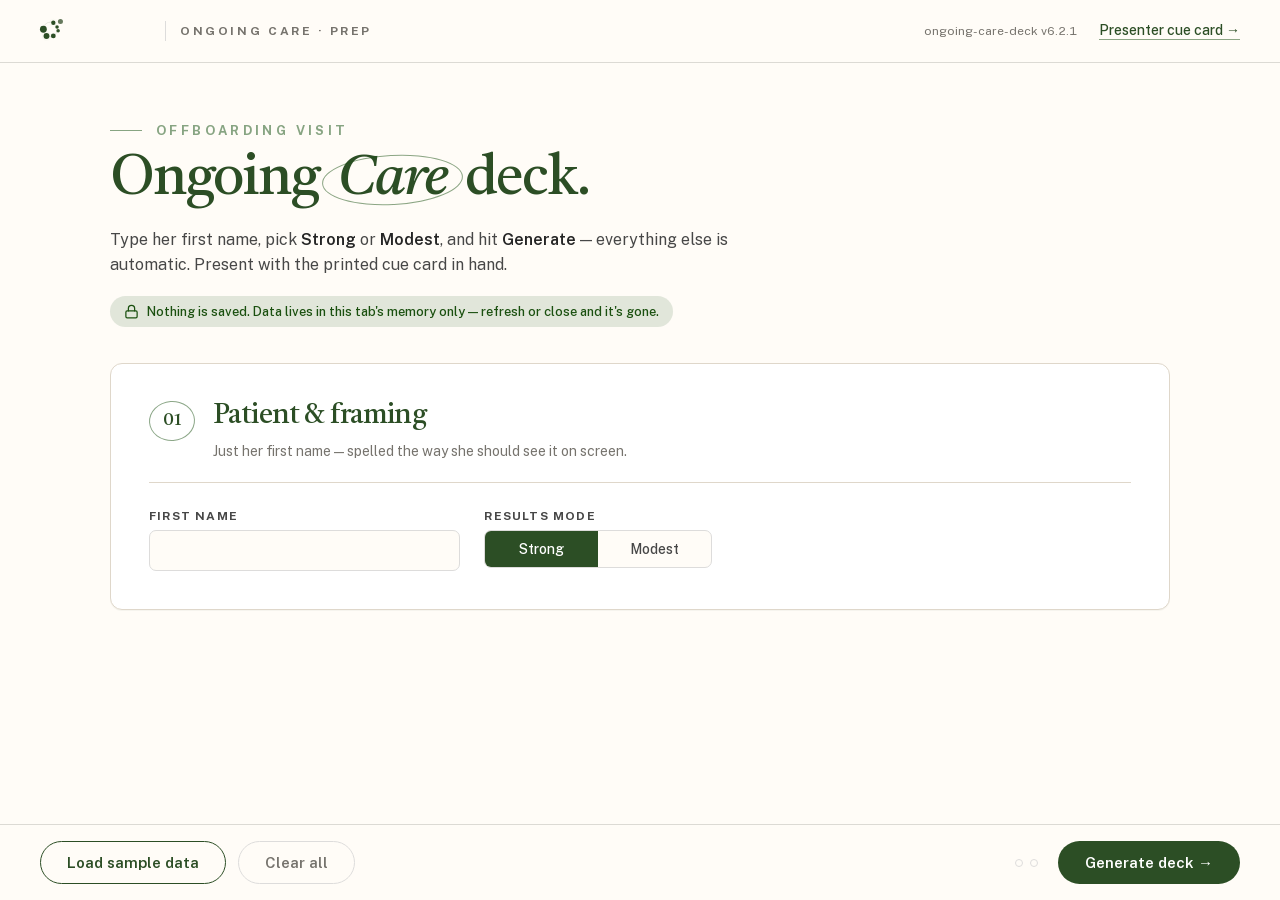
<file: graduation-ongoing-care/index.html>
<!DOCTYPE html>
<html lang="en">
<head>
<meta charset="utf-8">
<link rel="icon" href="data:,">
<meta name="viewport" content="width=device-width, initial-scale=1">
<title>Ongoing Care Deck — Optimal Clinic</title>
<!-- PHIPA route: every stylesheet/script/font/image on this page is same-origin.
     No CDNs, no analytics, no storage. See README.md audit checklist. -->
<link rel="stylesheet" href="fonts/fonts.css">
<link rel="stylesheet" href="../colors_and_type.css">
<script src="../deck-stage.js"></script>
<script src="optimal-logo.js"></script>
<style>
  html, body { margin: 0; padding: 0; background: var(--cream-50); }
  body {
    font-family: var(--font-sans); color: var(--grey-900);
    -webkit-font-smoothing: antialiased; text-rendering: optimizeLegibility;
  }

  /* ════════════════════════════════════════════════════════════════════
     PREP FORM  (slide 0 — operator only, never printed)
     ════════════════════════════════════════════════════════════════════ */
  #prep {
    position: fixed; inset: 0; z-index: 50;
    overflow-y: auto; background: var(--cream-50);
  }
  #prep[hidden] { display: none; }

  .prep-head {
    position: sticky; top: 0; z-index: 5;
    display: flex; align-items: center; justify-content: space-between;
    padding: 18px 40px;
    background: rgba(255,252,247,0.92); backdrop-filter: blur(12px);
    border-bottom: 1px solid var(--border-hair);
  }
  .prep-head .brand { display: flex; align-items: center; gap: 14px; }
  .prep-head .brand img { height: 26px; display: block; }
  .prep-head .brand optimal-logo { height: 26px; width: calc(26px * 1600 / 375); display: block; }
  .prep-head .brand .sep { width: 1px; height: 20px; background: var(--grey-300); }
  .prep-head .brand span {
    font-size: 12px; font-weight: 700; letter-spacing: 0.22em; text-transform: uppercase;
    color: var(--grey-500);
  }
  .prep-head .head-links { display: flex; gap: 22px; align-items: center; }
  .prep-head a {
    font-size: 14px; font-weight: 500; color: var(--forest-700);
    text-decoration: none; border-bottom: 1px solid var(--forest-ring-50);
    padding-bottom: 1px;
  }
  .prep-head a:hover { color: var(--forest-900); border-bottom-color: var(--forest-900); }
  .prep-head .ver { font-size: 12px; color: var(--grey-500); font-variant-numeric: tabular-nums; }

  .prep-main { max-width: 1060px; margin: 0 auto; padding: 60px 40px 150px; }

  .prep-kicker {
    display: flex; align-items: center; gap: 14px;
    font-size: 13px; font-weight: 700; letter-spacing: 0.26em; text-transform: uppercase;
    color: var(--forest-500);
  }
  .prep-kicker::before { content: ""; width: 32px; height: 1px; background: var(--forest-500); }
  .prep-title {
    margin: 14px 0 0;
    font-family: var(--font-display); font-weight: 400; font-size: 56px;
    line-height: 1.0; letter-spacing: -0.035em; color: var(--forest-700);
  }
  .prep-title em { font-style: italic; }
  .prep-sub {
    margin: 20px 0 0; font-size: 16px; line-height: 1.55; color: var(--grey-600);
    max-width: 640px;
  }
  .prep-sub b { color: var(--grey-800); font-weight: 600; }
  .privacy-note {
    display: inline-flex; align-items: center; gap: 8px;
    margin-top: 18px; padding: 8px 14px; border-radius: 999px;
    background: var(--sage-25); color: var(--forest-900);
    font-size: 13px; font-weight: 500;
  }
  .privacy-note svg { flex: none; }

  .prep-main { counter-reset: psec; }
  .pcard {
    margin-top: 36px; background: var(--white);
    border: 1px solid var(--bone-200); border-radius: 12px;
    padding: 34px 38px 38px;
    box-shadow: 0 1px 0 rgba(28,49,24,0.04);
    counter-increment: psec;
    transition: box-shadow 220ms var(--ease-standard), border-color 220ms var(--ease-standard);
  }
  .pcard:focus-within {
    border-color: var(--forest-500);
    box-shadow: 0 1px 0 rgba(28,49,24,0.04), 0 16px 40px -24px rgba(28,49,24,0.22);
  }
  .pcard-head {
    display: flex; align-items: flex-start; gap: 18px;
    margin: 0 0 26px; padding-bottom: 20px;
    border-bottom: 1px solid var(--bone-200);
  }
  .pnum {
    flex: none; position: relative; width: 46px; height: 40px; margin-top: 3px;
    display: flex; align-items: center; justify-content: center;
    font-family: var(--font-display); font-size: 19px; color: var(--forest-700);
    font-variant-numeric: tabular-nums;
  }
  .pnum::after { content: counter(psec, decimal-leading-zero); }
  .pnum::before {
    content: ""; position: absolute; inset: 0;
    border: 1.4px solid var(--forest-ring-50); border-radius: 50%;
    transform: rotate(-4deg);
  }
  .pcard-titles h2 {
    margin: 0; font-family: var(--font-display); font-weight: 400;
    font-size: 28px; letter-spacing: -0.03em; color: var(--forest-700);
  }
  .pcard-titles .hint { margin: 6px 0 0; font-size: 14px; color: var(--grey-500); line-height: 1.5; max-width: 680px; }

  .fgrid { display: grid; grid-template-columns: repeat(12, 1fr); gap: 20px 24px; }
  .f { display: flex; flex-direction: column; gap: 7px; min-width: 0; }
  .f[hidden], .fgrid [hidden] { display: none; }
  .f label {
    font-size: 12px; font-weight: 700; letter-spacing: 0.1em; text-transform: uppercase;
    color: var(--grey-600);
  }
  .f label .opt { font-weight: 400; text-transform: none; letter-spacing: 0; color: var(--grey-500); }
  .f input[type="text"], .f input[type="date"], .f input[type="datetime-local"],
  .f input[type="number"], .f textarea, .f select {
    font-family: var(--font-sans); font-size: 15px; color: var(--grey-900);
    background: var(--cream-50); border: 1px solid var(--grey-300); border-radius: 7px;
    padding: 11px 13px; outline: none; width: 100%; box-sizing: border-box;
    transition: border-color 140ms ease, box-shadow 140ms ease;
  }
  .f textarea { resize: vertical; min-height: 74px; line-height: 1.5; }
  .f :is(input, textarea, select):focus {
    border-color: var(--forest-700); box-shadow: 0 0 0 3px rgba(44,78,37,0.12);
    background-color: var(--white);
  }
  .f :is(input, textarea, select):hover:not(:focus),
  .rowline :is(input, select):hover:not(:focus) { border-color: var(--grey-500); }
  #prep ::placeholder { color: var(--grey-500); opacity: 0.65; }
  /* hand-drawn control chrome: bundled chevron, no native spinners */
  .f select, .rowline select {
    appearance: none; -webkit-appearance: none;
    background-image: url("data:image/svg+xml;utf8,<svg xmlns='http://www.w3.org/2000/svg' width='10' height='6' viewBox='0 0 10 6' fill='none'><path d='M1 1l4 4 4-4' stroke='%232C4E25' stroke-width='1.5' stroke-linecap='round' stroke-linejoin='round'/></svg>");
    background-repeat: no-repeat; background-position: right 12px center; background-size: 10px 6px;
    padding-right: 34px; cursor: pointer;
  }
  input[type="number"] { font-variant-numeric: tabular-nums; appearance: textfield; -moz-appearance: textfield; }
  input[type="number"]::-webkit-outer-spin-button,
  input[type="number"]::-webkit-inner-spin-button { -webkit-appearance: none; margin: 0; }
  input[type="date"]::-webkit-calendar-picker-indicator,
  input[type="datetime-local"]::-webkit-calendar-picker-indicator { opacity: 0.55; }
  .f :is(input, textarea, select).invalid { border-color: var(--sev-high); box-shadow: 0 0 0 3px rgba(179,64,47,0.10); }
  .f .err { font-size: 12.5px; color: var(--sev-high); display: none; }
  .f .err.show { display: block; }
  .f .count { font-size: 12px; color: var(--grey-500); text-align: right; font-variant-numeric: tabular-nums; }
  .f .count.over { color: var(--sev-high); font-weight: 600; }

  .seg { display: flex; border: 1px solid var(--grey-300); border-radius: 7px; overflow: hidden; background: var(--cream-50); }
  .seg label {
    flex: 1; text-align: center; padding: 10px 6px; cursor: pointer;
    font-size: 14px; font-weight: 500; letter-spacing: 0; text-transform: none;
    color: var(--grey-600); user-select: none; transition: background 140ms, color 140ms;
  }
  .seg label + label { border-left: 1px solid var(--grey-300); }
  .seg input { position: absolute; opacity: 0; pointer-events: none; }
  .seg input:checked + label { background: var(--forest-700); color: var(--white); }

  .checkline, .f label.checkline {
    display: flex; align-items: flex-start; gap: 10px; font-size: 14.5px;
    color: var(--grey-800); line-height: 1.45; cursor: pointer;
    text-transform: none; letter-spacing: 0; font-weight: 400;
  }
  .checkline input { width: 17px; height: 17px; margin-top: 1px; accent-color: var(--forest-700); flex: none; cursor: pointer; }
  .checkline .sub { display: block; font-size: 12.5px; color: var(--grey-500); margin-top: 2px; }

  .flagged-pair { display: grid; grid-template-columns: 1fr 1fr auto; gap: 24px; align-items: end; }
  .delta-preview {
    align-self: end; padding: 10px 18px; border-radius: 48px;
    background: var(--sage-25); color: var(--forest-900);
    font-size: 15px; font-weight: 600; white-space: nowrap; font-variant-numeric: tabular-nums;
    opacity: 0; transform: translateY(2px);
    transition: opacity 180ms var(--ease-standard), transform 180ms var(--ease-standard);
  }
  .delta-preview.on { opacity: 1; transform: none; }
  .delta-preview.neutral { background: var(--grey-100); color: var(--grey-600); }

  #worsen-warning {
    display: none; margin-top: 22px; border: 1px solid var(--sev-modhigh);
    background: var(--sev-modhigh-bg); border-radius: 8px; padding: 16px 18px;
  }
  #worsen-warning.show { display: block; }
  #worsen-warning .wtitle { font-weight: 700; font-size: 14.5px; color: #8A5218; display: flex; gap: 8px; align-items: center; }
  #worsen-warning p { margin: 6px 0 10px; font-size: 14px; color: var(--grey-800); line-height: 1.5; }

  .rows { display: flex; flex-direction: column; gap: 12px; }
  .rowline { display: grid; gap: 14px; align-items: center; }
  .rowline.cat  { grid-template-columns: minmax(0,2.2fr) 110px minmax(0,1fr) 110px minmax(0,1fr) 34px; }
  .rowline.win  { grid-template-columns: minmax(0,2.2fr) minmax(0,1.4fr) minmax(0,1.4fr) 34px; }
  .rows .colhead { font-size: 11.5px; font-weight: 700; letter-spacing: 0.09em; text-transform: uppercase; color: var(--grey-500); }
  .rowline input, .rowline select {
    font-family: var(--font-sans); font-size: 14.5px; color: var(--grey-900);
    background: var(--cream-50); border: 1px solid var(--grey-300); border-radius: 7px;
    padding: 10px 12px; outline: none; width: 100%; box-sizing: border-box; min-width: 0;
    transition: border-color 140ms ease, box-shadow 140ms ease;
  }
  .rowline :is(input, select):focus { border-color: var(--forest-700); box-shadow: 0 0 0 3px rgba(44,78,37,0.12); background-color: var(--white); }
  .rowline .stack { display: flex; flex-direction: column; gap: 6px; min-width: 0; }
  .rowline .del {
    width: 34px; height: 34px; border-radius: 7px; border: 1px solid transparent;
    background: transparent; color: var(--grey-500); font-size: 18px; line-height: 1;
    cursor: pointer; transition: all 120ms;
  }
  .rowline .del:hover { background: var(--sev-high-bg); color: var(--sev-high); border-color: var(--sev-high); }

  .sev-chip, .rating-label {
    display: inline-flex; align-items: center; gap: 6px; align-self: start;
    padding: 4px 10px; border-radius: 48px; font-size: 12px; font-weight: 700;
    letter-spacing: 0.04em; text-transform: uppercase; white-space: nowrap;
  }
  .sev-chip { visibility: hidden; }
  .sev-chip.on { visibility: visible; }
  .sev-chip.on, .rating-label.on { animation: chipIn 180ms var(--ease-standard); }
  @keyframes chipIn { from { opacity: 0; transform: translateY(3px); } }
  .sev-chip.high     { background: var(--sev-high-bg);     color: var(--sev-high); }
  .sev-chip.modhigh  { background: var(--sev-modhigh-bg);  color: #8A5218; }
  .sev-chip.moderate { background: var(--sev-moderate-bg); color: #7A611A; }
  .sev-chip.low      { background: var(--sev-low-bg);      color: var(--sev-low); }
  .rating-label { background: var(--grey-100); color: var(--grey-600); text-transform: none; letter-spacing: 0; font-weight: 600; visibility: hidden; }
  .rating-label.on { visibility: visible; }

  .addrow {
    margin-top: 14px; display: inline-flex; align-items: center; gap: 8px;
    background: transparent; border: 1px dashed var(--grey-300); border-radius: 7px;
    padding: 9px 16px; font-size: 14px; font-weight: 500; color: var(--forest-700);
    cursor: pointer; transition: all 120ms;
  }
  .addrow:hover { border-color: var(--forest-700); background: var(--sage-25); }
  .addrow:disabled { opacity: 0.4; cursor: default; }
  .rows-err { font-size: 13px; color: var(--sev-high); margin-top: 10px; display: none; }
  .rows-err.show { display: block; }

  #fs-categories.tt-hidden { display: none; }

  .prep-actions {
    position: fixed; left: 0; right: 0; bottom: 0; z-index: 6;
    display: flex; align-items: center; justify-content: space-between; gap: 18px;
    padding: 16px 40px;
    background: rgba(255,252,247,0.94); backdrop-filter: blur(12px);
    border-top: 1px solid var(--border-hair);
  }
  .prep-actions .left, .prep-actions .right { display: flex; gap: 12px; align-items: center; }
  .btn {
    font-family: var(--font-sans); font-size: 15px; font-weight: 600;
    border-radius: 48px; padding: 12px 26px; cursor: pointer; border: 1px solid transparent;
    transition: all 140ms ease;
  }
  .btn.primary { background: var(--forest-700); color: var(--white); }
  .btn.primary:hover { background: var(--forest-900); }
  .btn.ghost { background: transparent; color: var(--forest-700); border-color: var(--forest-700); }
  .btn.ghost:hover { background: var(--sage-25); }
  .btn.quiet { background: transparent; color: var(--grey-500); border-color: var(--grey-300); }
  .btn.quiet:hover { color: var(--sev-high); border-color: var(--sev-high); background: var(--sev-high-bg); }
  .prep-progress { display: flex; gap: 7px; align-items: center; margin-right: 8px; }
  .pp-dot {
    width: 8px; height: 8px; border-radius: 50%;
    border: 1.5px solid var(--grey-300); box-sizing: border-box;
    transition: background 200ms var(--ease-standard), border-color 200ms var(--ease-standard);
  }
  .pp-dot.done { background: var(--forest-500); border-color: var(--forest-500); animation: ppPop 260ms var(--ease-standard); }
  .pp-dot[hidden] { display: none; }
  @keyframes ppPop { 0% { transform: scale(0.5); } 60% { transform: scale(1.3); } 100% { transform: scale(1); } }
  .btn.primary .arr { display: inline-block; transition: transform 160ms var(--ease-standard); }
  .btn.primary:hover .arr { transform: translateX(4px); }
  .demo-tag {
    display: none; font-size: 12.5px; font-weight: 700; letter-spacing: 0.08em;
    color: var(--terracotta-600); background: var(--terracotta-100);
    padding: 6px 12px; border-radius: 48px;
  }
  .demo-tag.show { display: inline-block; }
  #form-err-summary { font-size: 13.5px; color: var(--sev-high); display: none; }
  #form-err-summary.show { display: block; }

  /* ════════════════════════════════════════════════════════════════════
     DECK — same visual system as the Foundation deck (index.html)
     ════════════════════════════════════════════════════════════════════ */
  deck-stage { visibility: hidden; }
  deck-stage.ready { visibility: visible; }
  deck-stage {
    /* forest-ink material shadows */
    --shadow-card: 0 1px 1.5px rgba(28,49,24,.06), 0 10px 26px -14px rgba(28,49,24,.16), 0 32px 64px -40px rgba(28,49,24,.22);
    --shadow-photo: 0 2px 4px rgba(28,49,24,.08), 0 22px 48px -24px rgba(28,49,24,.28);
  }
  deck-stage > section {
    background: var(--cream-50); color: var(--grey-900);
    overflow: hidden; position: relative;
  }
  deck-stage :is(h1,h2,h3,h4,p,ul,ol,li,figure,blockquote) { margin: 0; padding: 0; }
  deck-stage :is(ul,ol) { list-style: none; }

  /* — shared frame / title-block / footer (ported from the main deck) — */
  .slide-frame {
    position: absolute; inset: 0;
    padding: 90px 120px 130px;
    display: flex; flex-direction: column;
  }
  .title-block { display: flex; flex-direction: column; gap: 20px; }
  .eyebrow {
    font-family: var(--font-sans); font-weight: 700; font-size: 22px;
    letter-spacing: 0.18em; text-transform: uppercase; color: var(--forest-700);
  }
  .display { font-family: var(--font-display); font-weight: 400; letter-spacing: -0.04em; line-height: 1.0; color: var(--grey-800); }
  .display-md { font-size: 72px; }
  .display .italic, .italic { font-style: italic; }
  .lead { font-family: var(--font-sans); font-size: 30px; line-height: 1.4; color: var(--grey-600); letter-spacing: -0.01em; max-width: 1300px; }

  .ring-word { position: relative; display: inline-block; padding: 0 .15em; }
  .ring-word::before {
    content: ""; position: absolute; left: -6%; right: -6%; top: 6%; bottom: 4%;
    border: 1.6px solid var(--forest-ring-50); border-radius: 50%;
    transform: rotate(-3deg); pointer-events: none;
  }

  .footer-bar {
    position: absolute; left: 120px; right: 120px; bottom: 44px;
    display: flex; align-items: center; justify-content: space-between;
    font-family: var(--font-sans); font-size: 18px; letter-spacing: 0; color: var(--grey-500);
  }
  .footer-bar .logo { height: 28px; opacity: 0.85; }
  .footer-bar .footer-meta { display: flex; gap: 24px; align-items: center; }
  .on-dark .footer-bar { color: rgba(255,252,247,0.6); }

  /* ════════════ Slide 1 — Congratulations (editorial title page) ════════════ */
  .g1 { display: flex; align-items: stretch; }
  /* three-edge magazine bleed: editorial column on cream, photo to the edges */
  .g1 .wrap {
    position: absolute; inset: 0;
    padding: 0 0 0 96px; gap: 72px;
    display: flex; flex-direction: row; align-items: stretch;
  }
  .g1 .left {
    flex: 1; min-width: 0;
    padding: 84px 0;
    display: grid; grid-template-rows: auto 1fr auto;
  }
  .g1 .masthead {
    display: flex; flex-direction: column; gap: 18px;
    padding-bottom: 22px;
    border-bottom: 1px solid var(--bone-200);
  }
  .g1 .masthead img { height: 32px; align-self: flex-start; }
  .g1 .masthead optimal-logo { height: 32px; width: calc(32px * 1600 / 375); align-self: flex-start; display: block; }
  .g1 .meta-strip {
    display: flex; gap: 28px; align-items: baseline; flex-wrap: wrap;
    font-family: var(--font-sans); font-size: 13px; font-weight: 600;
    letter-spacing: 0.22em; text-transform: uppercase; color: var(--grey-500);
  }
  .g1 .meta-strip .sep { color: var(--bone-200); }
  .g1 .mid {
    align-self: center;
    display: flex; flex-direction: column; gap: 28px;
    padding: 56px 0; max-width: 640px;
  }
  .g1 .g1-eyebrow {
    font-family: var(--font-sans); font-size: 14px; font-weight: 700;
    letter-spacing: 0.28em; text-transform: uppercase; color: var(--forest-500);
    display: flex; align-items: center; gap: 14px;
  }
  .g1 .g1-eyebrow::before { content: ""; width: 32px; height: 1px; background: var(--forest-500); flex: 0 0 auto; }
  .g1 h1 {
    font-family: var(--font-display); font-size: 92px; line-height: 0.98;
    letter-spacing: -0.035em; color: var(--forest-700); font-weight: 400;
  }
  .g1 h1 .italic { font-style: italic; }
  .g1 .sub {
    font-family: var(--font-sans); font-size: 23px; line-height: 1.5;
    color: var(--grey-700); max-width: 560px;
  }
  .g1 .foot { padding-top: 28px; border-top: 1px solid var(--bone-200); }
  .g1 .credits { display: grid; grid-template-columns: repeat(3, auto); gap: 40px; align-items: start; }
  .g1 .credits > div + div { border-left: 1px solid var(--bone-200); padding-left: 40px; }
  .g1 .credit-label {
    font-family: var(--font-sans); font-size: 11px; font-weight: 700;
    letter-spacing: 0.24em; text-transform: uppercase; color: var(--grey-500);
    margin-bottom: 6px;
  }
  .g1 .credit-value {
    font-family: var(--font-display); font-size: 19px; line-height: 1.25;
    color: var(--forest-700); white-space: nowrap;
  }
  .g1 .photo {
    flex: 0.98; min-width: 0;
    overflow: hidden;
    background: var(--bone-100); position: relative;
  }
  .g1 .photo::before {
    content: ""; position: absolute; left: 0; right: 0; bottom: 0; height: 180px;
    background: linear-gradient(to top, rgba(15,35,18,0.22), rgba(15,35,18,0));
    z-index: 1;
  }
  .g1 .photo .photo-tag { z-index: 3; }
  .g1 .photo img {
    position: absolute; inset: 0; width: 100%; height: 100%;
    object-fit: cover; object-position: 62% center;
    filter: saturate(0.94) contrast(1.03);
  }
  .g1 .photo-tag {
    position: absolute; left: 36px; bottom: 36px;
    display: inline-flex; align-items: center; gap: 10px;
    padding: 8px 16px;
    background: rgba(255,255,255,0.92);
    backdrop-filter: blur(8px); -webkit-backdrop-filter: blur(8px);
    border-radius: 999px;
    font-family: var(--font-sans); font-size: 12px; font-weight: 700;
    letter-spacing: 0.18em; text-transform: uppercase; color: var(--forest-700);
  }
  .g1 .photo-tag .dot { width: 6px; height: 6px; border-radius: 50%; background: var(--forest-500); }

  /* the forest footage: plays once on entry (app.js · forestVideo) */
  .g1 .g1-forest { background: #1C2A1A; }
  .g1 .g1-video { position: absolute; inset: 0; width: 100%; height: 100%; object-fit: cover; }
  .g1 .g1-still { position: absolute; inset: 0; width: 100%; height: 100%; object-fit: cover; z-index: 1; display: none; }
  .g1 .g1-forest.still .g1-still { display: block; }
  .g1 .g1-forest .photo-tag { background: rgba(255,252,247,.9); }

  /* ════════════ Slide 2 — Where you started (photo + waffle infographic) ════════════ */
  .g2 .slide-frame { padding-bottom: 110px; }
  .g2 .cols { display: grid; grid-template-columns: 1fr 1.05fr; gap: 70px; flex: 1; min-height: 0; margin-top: 38px; align-items: stretch; }
  .g2 .photo-side {
    position: relative; border-radius: 24px; overflow: hidden;
    background: var(--forest-grad-end);
    box-shadow: var(--shadow-photo);
  }
  .g2 .photo-side > img {
    position: absolute; inset: 0; width: 100%; height: 100%;
    object-fit: cover; object-position: 42% center;
    filter: saturate(0.94) contrast(1.03);
  }
  .g2 .photo-tag {
    position: absolute; left: 22px; top: 22px; z-index: 3;
    display: inline-flex; align-items: center; gap: 10px;
    padding: 8px 16px;
    background: rgba(15,35,18,0.55);
    backdrop-filter: blur(8px); -webkit-backdrop-filter: blur(8px);
    border: 1px solid rgba(244,239,228,0.28);
    border-radius: 999px;
    font-family: var(--font-sans); font-size: 12px; font-weight: 700;
    letter-spacing: 0.18em; text-transform: uppercase; color: rgba(244,239,228,0.92);
  }
  .g2 .photo-tag .dot { width: 6px; height: 6px; border-radius: 50%; background: var(--forest-500); }
  .g2 .quote-panel {
    position: absolute; left: 20px; right: 20px; bottom: 20px; z-index: 3;
    background: rgba(255,252,247,0.88);
    backdrop-filter: blur(14px); -webkit-backdrop-filter: blur(14px);
    border: 1px solid rgba(223,215,202,0.65);
    box-shadow: 0 10px 30px rgba(28,49,24,0.10);
    border-radius: 16px; padding: 28px 32px 24px;
  }
  .g2 .quote-panel .qmark {
    display: block; font-family: var(--font-display); font-size: 74px; line-height: 0.55;
    color: var(--terracotta-600); margin-bottom: 6px;
  }
  .g2 .quote-panel blockquote {
    font-family: var(--font-display); font-style: italic; font-size: 34px;
    line-height: 1.24; letter-spacing: -0.02em; color: var(--grey-800);
  }
  .g2 .quote-panel .attr {
    margin-top: 16px; display: flex; align-items: center; gap: 12px;
    font-size: 18px; color: var(--grey-500);
  }
  .g2 .quote-panel .attr::before { content: ""; width: 28px; height: 1px; background: var(--grey-500); opacity: 0.6; }

  .g2 .scol { display: flex; flex-direction: column; justify-content: space-between; min-height: 0; gap: 20px; }
  .g2 .stat-row { display: flex; align-items: flex-start; justify-content: space-between; gap: 32px; }
  .g2 .stat-num {
    font-family: var(--font-display); font-size: 154px; line-height: 0.86; letter-spacing: -0.04em;
    color: var(--forest-700);
  }
  .g2 .stat-num small { font-family: var(--font-display); font-size: 54px; color: var(--grey-500); letter-spacing: -0.02em; }
  .g2 .stat-cap {
    margin-top: 16px;
    font-family: var(--font-sans); font-weight: 700; font-size: 17px;
    letter-spacing: 0.18em; text-transform: uppercase; color: var(--forest-900);
  }
  /* waffle — one cell per questionnaire symptom */
  .g2 .waffle { display: grid; grid-template-columns: repeat(9, 31px); gap: 8px; flex: none; padding-top: 4px; }
  .g2 .waffle i {
    width: 31px; height: 31px; border-radius: 7px; display: block;
    background: var(--white); border: 1px solid var(--bone-200);
    box-sizing: border-box;
  }
  .g2 .waffle i.on { background: color-mix(in srgb, var(--terracotta-600) 88%, var(--cream-50)); border-color: transparent; }
  .g2 .waffle-cap {
    margin-top: 14px;
    display: flex; align-items: center; justify-content: flex-end; gap: 9px;
    font-family: var(--font-sans); font-size: 14.5px; color: var(--grey-500);
  }
  .g2 .waffle-cap b { color: var(--grey-800); font-weight: 700; }
  .g2 .waffle-cap .sw { width: 13px; height: 13px; border-radius: 4px; flex: none; background: var(--white); border: 1px solid var(--bone-200); box-sizing: border-box; }
  .g2 .waffle-cap .sw.on { background: color-mix(in srgb, var(--terracotta-600) 88%, var(--cream-50)); border-color: transparent; }
  .g2 .waffle-cap .lgap { width: 10px; }
  .g2 .catlist-wrap { padding-top: 10px; }
  .g2 .cat-kicker {
    display: flex; align-items: center; gap: 12px;
    font-family: var(--font-sans); font-size: 14px; font-weight: 700;
    letter-spacing: 0.2em; text-transform: uppercase; color: var(--forest-500);
    margin-bottom: 4px;
  }
  .g2 .cat-kicker::before { content: ""; width: 26px; height: 1px; background: var(--forest-500); }
  .g2 .catlist { display: flex; flex-direction: column; }
  .g2 .catlist li {
    display: flex; align-items: center; justify-content: space-between; gap: 20px;
    padding: 17px 0; border-bottom: 1px solid var(--border-hair);
  }
  .g2 .catlist li:last-child { border-bottom: 0; padding-bottom: 0; }
  .g2 .catlist .cname { font-family: var(--font-display); font-size: 29px; letter-spacing: -0.02em; color: var(--grey-800); }
  .g2 .catlist .cval { display: flex; align-items: center; gap: 16px; }
  .g2 .catlist .cpct { font-size: 25px; font-weight: 600; color: var(--grey-700); font-variant-numeric: tabular-nums; }

  .g-sev { display: inline-flex; align-items: center; padding: 6px 16px; border-radius: 999px; font-size: 16px; font-weight: 700; letter-spacing: 0.06em; text-transform: uppercase; white-space: nowrap; }
  .g-sev.high     { background: var(--sev-high-bg);     color: var(--sev-high); }
  .g-sev.modhigh  { background: var(--sev-modhigh-bg);  color: #8A5218; }
  .g-sev.moderate { background: var(--sev-moderate-bg); color: #7A611A; }
  .g-sev.low      { background: var(--sev-low-bg);      color: var(--sev-low); }

  /* ════════════ Slide 3 — Then and now ⭐ ════════════ */
  .g3::before {
    content: ""; position: absolute; top: -300px; right: -240px;
    width: 980px; height: 980px; border-radius: 50%;
    background: radial-gradient(circle, rgba(135,164,130,0.10) 0%, rgba(135,164,130,0) 62%);
    pointer-events: none;
  }
  .g3 .top { display: flex; align-items: flex-start; justify-content: space-between; gap: 60px; }
  .g3 .delta-stat { text-align: right; flex: none; }
  .g3 .ds-num .ds-from { color: var(--grey-500); }
  .g3 .ds-num .ds-to { color: var(--forest-700); }
  .g3 .ds-num {
    font-family: var(--font-display); font-size: 118px; line-height: 0.9; letter-spacing: -0.04em;
    color: var(--forest-700); white-space: nowrap; font-variant-numeric: tabular-nums;
  }
  .g3 .ds-num .ds-arrow { color: var(--forest-500); font-size: 84px; padding: 0 10px; }
  .g3 .ds-label {
    margin-top: 12px;
    font-family: var(--font-sans); font-weight: 700; font-size: 15px;
    letter-spacing: 0.2em; text-transform: uppercase; color: var(--forest-900);
  }
  .g3.modest .ds-num, .g3.modest .ds-num .ds-arrow,
  .g3.modest .ds-num .ds-from, .g3.modest .ds-num .ds-to { color: var(--grey-800); }
  .g3.modest .ds-label { color: var(--grey-500); }
  .g3 .wins-head {
    margin-top: 26px;
    display: grid; grid-template-columns: 470px 1fr; gap: 70px; align-items: end;
  }
  .g3 .wins-head .wh-scale {
    position: relative; height: 34px;
    font-family: var(--font-sans); font-size: 12.5px; font-weight: 700;
    letter-spacing: 0.16em; text-transform: uppercase; color: var(--grey-500);
  }
  .g3 .wh-scale .lab { position: absolute; bottom: 13px; white-space: nowrap; }
  .g3 .wh-scale .lab.start { left: 0; }
  .g3 .wh-scale .lab.mid { left: calc(9px + (100% - 18px) * 0.6); transform: translateX(-50%); opacity: 0.75; }
  .g3 .wh-scale .lab.end { right: 0; }
  .g3 .wh-scale .tick { position: absolute; bottom: 0; width: 1px; height: 7px; background: var(--bone-200); }
  .g3 .wh-key {
    display: flex; gap: 28px; align-items: center;
    font-family: var(--font-sans); font-size: 12.5px; font-weight: 700;
    letter-spacing: 0.16em; text-transform: uppercase; color: var(--grey-500);
  }
  .g3 .wh-key .wk { display: inline-flex; align-items: center; gap: 9px; }
  .g3 .wh-key i { width: 13px; height: 13px; border-radius: 50%; box-sizing: border-box; flex: none; }
  .g3 .wh-key .wk-then { background: var(--cream-50); border: 2.5px solid var(--terracotta-600); }
  .g3 .wh-key .wk-now { background: var(--forest-700); box-shadow: 0 0 0 4px rgba(135,164,130,0.22); }
  .g3 .wins { flex: 1; display: flex; flex-direction: column; justify-content: center; margin-top: 6px; }
  .g3 .wins li {
    display: grid; grid-template-columns: 470px 1fr; gap: 70px; align-items: center;
    padding: 19px 0; border-top: 1px solid var(--border-hair);
  }
  .g3 .wins li:last-child { border-bottom: 1px solid var(--border-hair); }
  .g3 .wins .sname { font-family: var(--font-display); font-size: 40px; letter-spacing: -0.025em; color: var(--forest-700); line-height: 1.02; }
  /* 0–5 rating track — the questionnaire scale drawn as dots */
  .g3 .track { position: relative; height: 28px; }
  .g3 .track .rail {
    position: absolute; left: 9px; right: 9px; top: 50%; height: 2px;
    transform: translateY(-50%); background: var(--bone-200);
  }
  .g3 .track .span {
    position: absolute; top: 50%; height: 4px; border-radius: 2px;
    transform: translateY(-50%); background: var(--forest-500); opacity: 0.55;
  }
  .g3 .track .pip {
    position: absolute; top: 50%; width: 8px; height: 8px; border-radius: 50%;
    transform: translate(-50%, -50%);
    background: var(--bone-200); box-sizing: border-box;
  }
  .g3 .track .pip.was {
    width: 18px; height: 18px;
    background: var(--cream-50); border: 2.5px solid var(--terracotta-600);
  }
  .g3 .track .pip.is {
    width: 20px; height: 20px;
    background: var(--forest-700); border: none;
    box-shadow: 0 0 0 7px rgba(135,164,130,0.22);
  }
  .g3 .wins li.flat .track .span { display: none; }
  .g3 .wins li.flat .track .pip.was { display: none; }
  .g3 .wins li.flat .track .pip.is { background: var(--grey-500); box-shadow: none; }
  .g3 .wins .scell { display: flex; flex-direction: column; gap: 8px; min-width: 0; }
  .g3 .wins .move { display: flex; align-items: baseline; gap: 12px; white-space: nowrap; }
  .g3 .wins .from { font-size: 21px; color: var(--grey-500); }
  .g3 .wins .arrow { color: var(--forest-500); font-size: 19px; }
  .g3 .wins .to { font-size: 21px; color: var(--forest-900); font-weight: 700; letter-spacing: -0.01em; }
  .g3 .wins li.flat .sname { color: var(--grey-500); }
  .g3 .wins li.flat .from, .g3 .wins li.flat .to { color: var(--grey-500); font-weight: 400; }
  .g3 .wins li.flat .arrow { color: var(--grey-300); }
  .g3 .callout {
    margin-top: 24px;
    display: flex; align-items: flex-start; gap: 24px;
    padding: 26px 36px;
    background: var(--white); border: 1px solid var(--bone-200);
    border-left: 5px solid var(--terracotta-600); border-radius: 10px;
    box-shadow: var(--shadow-card);
  }
  .g3 .callout .co-tag {
    font-family: var(--font-sans); font-size: 14px; font-weight: 700;
    letter-spacing: 0.18em; text-transform: uppercase; color: var(--terracotta-600);
    white-space: nowrap; padding-top: 10px;
  }
  .g3 .callout .co-text {
    font-family: var(--font-display); font-style: italic; font-size: 38px;
    line-height: 1.22; letter-spacing: -0.02em; color: var(--grey-800);
  }

  /* ════════════ Slide 4 — Hormone picture (full-width animated slope map,
     mirrors the main deck's hormone-map card) ════════════ */
  .g4 .map-card {
    margin-top: 36px; flex: 1; min-height: 0;
    position: relative; border-radius: 14px; overflow: hidden;
    background: linear-gradient(135deg, var(--forest-700), var(--forest-grad-end));
    box-shadow: var(--shadow-card);
    display: flex;
  }
  .g4 .map-card svg { width: 100%; height: 100%; display: block; }
  .g4 .caption {
    margin-top: 20px;
    font-family: var(--font-sans); font-size: 20px; color: var(--grey-500); font-style: italic;
  }
  /* draw-in animation (curves carry pathLength="1") */
  .sl-path { stroke-dasharray: 1; stroke-dashoffset: 1; }
  deck-stage > section.play .sl-path { animation: slDraw 1100ms cubic-bezier(.3,.6,.2,1) forwards; animation-delay: var(--d, 0s); }
  @keyframes slDraw { to { stroke-dashoffset: 0; } }
  .sl-dot { opacity: 0; transform: scale(0); transform-box: fill-box; transform-origin: center; }
  deck-stage > section.play .sl-dot { animation: slPop 480ms cubic-bezier(.34,1.45,.4,1) forwards; animation-delay: var(--d, 0s); }
  @keyframes slPop { to { opacity: 1; transform: scale(1); } }
  .sl-lab { opacity: 0; }
  deck-stage > section.play .sl-lab { animation: slFade 600ms ease forwards; animation-delay: var(--d, 0s); }
  @keyframes slFade { to { opacity: 1; } }

  /* ════════════ Infographic entry animations (slides 2 & 3) ════════════ */
  .g2 .waffle i { opacity: 0; transform: scale(0.4); }
  .g2.play .waffle i {
    animation: wfPop 300ms cubic-bezier(.34,1.35,.4,1) forwards;
    animation-delay: calc(var(--i, 0) * 13ms + 180ms);
  }
  @keyframes wfPop { to { opacity: 1; transform: scale(1); } }
  .g2 .stat-num { opacity: 0; transform: translateY(10px); }
  .g2.play .stat-num { animation: riseIn 600ms cubic-bezier(.2,.7,.2,1) forwards; }
  @keyframes riseIn { to { opacity: 1; transform: translateY(0); } }

  .g3 .track .span { transform: scaleX(0); transform-origin: right center; }
  .g3.play .track .span { animation: spanGrow 650ms cubic-bezier(.3,.6,.2,1) forwards; animation-delay: calc(var(--d, 0s) + 350ms); }
  @keyframes spanGrow { to { transform: scaleX(1); } }
  .g3 .track .pip.was, .g3 .track .pip.is { opacity: 0; transform: translate(-50%, -50%) scale(0); }
  .g3.play .track .pip.was { animation: pipPop 420ms cubic-bezier(.34,1.45,.4,1) forwards; animation-delay: var(--d, 0s); }
  .g3.play .track .pip.is {
    animation: pipPop 420ms cubic-bezier(.34,1.45,.4,1) forwards, haloSettle 800ms ease-out;
    animation-delay: calc(var(--d, 0s) + 950ms), calc(var(--d, 0s) + 1380ms);
  }
  .g3.play .wins li.flat .track .pip.is { animation: pipPop 420ms cubic-bezier(.34,1.45,.4,1) forwards; animation-delay: calc(var(--d, 0s) + 950ms); }
  @keyframes haloSettle {
    0% { box-shadow: 0 0 0 7px rgba(135,164,130,0.22); }
    35% { box-shadow: 0 0 0 12px rgba(135,164,130,0.10); }
    100% { box-shadow: 0 0 0 7px rgba(135,164,130,0.22); }
  }
  @keyframes pipPop { to { opacity: 1; transform: translate(-50%, -50%) scale(1); } }
  .g3 .delta-stat { opacity: 0; transform: translateY(10px); }
  .g3.play .delta-stat { animation: riseIn 600ms cubic-bezier(.2,.7,.2,1) forwards; animation-delay: 150ms; }

  /* ════════════ Deck-wide entry-motion system ════════════
     .ar = rise-in, .ap = photo settle; per-element delay via inline --d.
     Chrome (footer-bar, pagenum, print-foot) NEVER animates. */
  .ar { opacity: 0; transform: translateY(10px); }
  deck-stage > section.play .ar {
    animation: riseIn 600ms cubic-bezier(.2,.7,.2,1) forwards;
    animation-delay: var(--d, 0s);
  }
  .ap { opacity: 0; }
  deck-stage > section.play .ap {
    animation: photoIn 900ms cubic-bezier(.3,.6,.2,1) forwards;
    animation-delay: var(--d, 0s);
  }
  @keyframes photoIn { from { opacity: 0; transform: scale(1.015); } to { opacity: 1; transform: scale(1); } }

  /* choreographed radial light wash per cream slide */
  .g1::before, .g5::before, .g6::before, .g8::before {
    content: ""; position: absolute; border-radius: 50%; pointer-events: none;
    background: radial-gradient(circle, rgba(135,164,130,.11) 0%, rgba(135,164,130,0) 62%);
    opacity: 0;
  }
  .g1::before { width: 1040px; height: 1040px; left: -300px; top: -360px; }   /* dawn behind the greeting */
  .g5::before { width: 980px;  height: 980px;  left: -260px; top: 120px; }    /* along the method spine */
  .g6::before { width: 920px;  height: 920px;  left: 50%; top: -500px; margin-left: -460px; } /* light falls from the choice node */
  .g8::before { width: 980px;  height: 980px;  right: -240px; top: -200px; }  /* behind the year orbit */
  :is(.g1, .g5, .g6, .g8).play::before { animation: slFade 1200ms ease .1s forwards; }

  /* .kb = Ken Burns: glacial scale/pan loop on photographs, per-element
     direction via --kb-* custom properties. Runs only on the active slide. */
  .kb { will-change: transform; }
  @keyframes kbDrift {
    from { transform: scale(1) translate(0, 0); }
    to { transform: scale(var(--kb-s, 1.06)) translate(var(--kb-x, 0%), var(--kb-y, 0%)); }
  }
  deck-stage > section.play .kb { animation: kbDrift var(--kb-dur, 32s) ease-in-out infinite alternate; }

  /* one film stock: grain + forest-ink vignette on photography */
  .grain {
    position: absolute; inset: 0; pointer-events: none; z-index: 2;
    background-image: url("data:image/svg+xml,%3Csvg xmlns='http://www.w3.org/2000/svg' width='260' height='260'%3E%3Cfilter id='n'%3E%3CfeTurbulence type='fractalNoise' baseFrequency='0.82' numOctaves='2' stitchTiles='stitch'/%3E%3C/filter%3E%3Crect width='260' height='260' filter='url(%23n)'/%3E%3C/svg%3E");
    opacity: 0.14; mix-blend-mode: overlay;
    box-shadow: inset 0 0 160px rgba(28,49,24,0.15);
    /* some PDF engines drop mix-blend-mode — grain vanishing on paper is fine */
  }
  .g9 .grain { opacity: 0.32; box-shadow: inset 0 0 220px rgba(10,22,8,0.3); }

  /* — slide 1 bespoke beats: eyebrow dash draws; name ring settles with the wordmark — */
  .g1 .g1-eyebrow::before { transform: scaleX(0); transform-origin: left center; }
  .g1.play .g1-eyebrow::before { animation: g1Dash 500ms cubic-bezier(.3,.6,.2,1) 200ms forwards; }
  @keyframes g1Dash { to { transform: scaleX(1); } }
  .g1 h1 .ring-word::before { opacity: 0; transform: rotate(-3deg) scale(0.94); }
  .g1.play h1 .ring-word::before { animation: ringSettle 600ms cubic-bezier(.2,.7,.2,1) 2.45s forwards; }
  @keyframes ringSettle { to { opacity: 1; transform: rotate(-3deg) scale(1); } }

  /* — slide 2 narrative beats: category list surfaces after the stat — */
  .g2 .cat-kicker, .g2 .catlist li { opacity: 0; }
  .g2.play :is(.cat-kicker, .catlist li) { animation: riseIn 500ms cubic-bezier(.2,.7,.2,1) forwards; }
  .g2.play .cat-kicker { animation-delay: .5s; }
  .g2.play .catlist li:nth-child(1) { animation-delay: .58s; }
  .g2.play .catlist li:nth-child(2) { animation-delay: .66s; }
  .g2.play .catlist li:nth-child(3) { animation-delay: .74s; }
  .g2.play .catlist li:nth-child(4) { animation-delay: .82s; }
  .g2.play .catlist li:nth-child(5) { animation-delay: .9s; }
  .g2.play .catlist li:nth-child(6) { animation-delay: .98s; }



  /* ════════════ Slide 2 — None of this was luck (receipts + day/night) ════════════ */
  .g5 .method { flex: 1; min-height: 0; display: grid; grid-template-columns: 1fr 820px; gap: 84px; align-items: stretch; }
  .g5 .g5-left { display: flex; flex-direction: column; min-height: 0; }
  .g5 .g5-left .steps5 { flex: 1; padding-top: 24px; }

  /* the three receipts — a progress track; connectors run node-to-node only */
  .g5 .steps5 { display: flex; flex-direction: column; justify-content: center; }
  .g5 .st5 { display: grid; grid-template-columns: 58px 1fr; column-gap: 32px; padding-bottom: 40px; }
  .g5 .st5:last-child { padding-bottom: 0; }
  .g5 .st5-rail { display: flex; flex-direction: column; align-items: center; margin-bottom: -40px; }
  .g5 .st5:last-child .st5-rail { margin-bottom: 0; }
  .g5 .st5-node {
    position: relative; flex: none;
    width: 58px; height: 58px; border-radius: 50%;
    display: flex; align-items: center; justify-content: center;
    font-family: var(--font-display); font-style: italic; font-size: 26px; line-height: 1;
    background: var(--forest-700); color: var(--cream-50);
    border: 1.5px solid var(--forest-700);
    box-shadow: 0 0 0 7px rgba(135,164,130,.16), 0 8px 18px -10px rgba(28,49,24,.5);
  }
  .g5 .st5-line { position: relative; flex: 1; width: 2px; margin: 12px 0; border-radius: 2px; background: var(--bone-200); overflow: hidden; }
  .g5 .st5-line b { position: absolute; inset: 0; background: var(--forest-700); transform-origin: top center; }
  .g5 .st5-kick {
    font-family: var(--font-sans); font-size: 13px; font-weight: 700;
    letter-spacing: 0.22em; text-transform: uppercase; color: var(--forest-500);
    padding-top: 2px;
  }
  .g5 .st5-body h3 { margin-top: 8px; font-family: var(--font-display); font-weight: 400; font-size: 38px; line-height: 1.06; letter-spacing: -0.03em; color: var(--forest-700); }
  .g5 .st5-body p { margin-top: 10px; font-family: var(--font-sans); font-size: 21px; line-height: 1.45; color: var(--grey-700); max-width: 600px; }

  /* motion: node n is reached at .35s + n·.8s, then its connector draws down */
  .g5 .st5-node { background: var(--white); color: var(--grey-500); border-color: var(--bone-200); box-shadow: none; }
  .g5 .st5-line b { transform: scaleY(0); }
  .g5 .st5-body { opacity: 0; transform: translateY(10px); }
  .g5.play .st5-node { animation: st5On 520ms cubic-bezier(.34,1.3,.4,1) forwards; animation-delay: calc(.35s + var(--n) * .8s); }
  .g5.play .st5-line b { animation: st5Draw 560ms cubic-bezier(.45,0,.3,1) forwards; animation-delay: calc(.62s + var(--n) * .8s); }
  .g5.play .st5-body { animation: riseIn 560ms cubic-bezier(.2,.7,.2,1) forwards; animation-delay: calc(.3s + var(--n) * .8s); }
  .g5 .st5-node::after {
    content: ""; position: absolute; inset: -1.5px; border-radius: 50%;
    border: 1.5px solid var(--forest-500); opacity: 0; pointer-events: none;
  }
  .g5.play .st5-node::after { animation: st5Ping 900ms ease-out forwards; animation-delay: calc(.4s + var(--n) * .8s); }
  @keyframes st5On {
    0%   { background: var(--white); color: var(--grey-500); border-color: var(--bone-200); transform: scale(1); box-shadow: none; }
    45%  { transform: scale(1.08); }
    100% { background: var(--forest-700); color: var(--cream-50); border-color: var(--forest-700); transform: scale(1);
           box-shadow: 0 0 0 7px rgba(135,164,130,.16), 0 8px 18px -10px rgba(28,49,24,.5); }
  }
  @keyframes st5Draw { to { transform: scaleY(1); } }
  @keyframes st5Ping { 0% { opacity: .7; transform: scale(1); } 100% { opacity: 0; transform: scale(1.9); } }

  /* the receipt — HTML so the type stays crisp; feeds out of a printer slot */
  .g5 .rc-stage {
    position: relative; margin: 0; border-radius: 22px; overflow: hidden; isolation: isolate;
    background:
      radial-gradient(90% 70% at 18% 0%, rgba(255,252,247,.09), rgba(255,252,247,0) 60%),
      linear-gradient(150deg, #2C4E25 0%, #1F3A1A 48%, #13240F 100%);
    box-shadow: var(--shadow-photo);
  }
  .g5 .rc-stage::after { content: ""; position: absolute; inset: 0; border-radius: inherit; box-shadow: inset 0 0 0 1px rgba(255,255,255,.06); pointer-events: none; }
  .g5 .rc-slot {
    position: absolute; left: 50%; top: 58px; width: 560px; height: 16px; margin-left: -280px; z-index: 3;
    border-radius: 8px; background: #091408;
    box-shadow: inset 0 3px 6px rgba(0,0,0,.7), 0 1px 0 rgba(255,255,255,.10);
  }
  .g5 .rc-clip { position: absolute; left: 0; right: 0; top: 66px; bottom: 0; overflow: hidden; z-index: 2; }
  .g5 .rc-paper {
    --paper: #FFFDF8;
    position: relative; width: 500px; margin: 0 auto; padding: 34px 42px 30px;
    background: linear-gradient(to bottom, #FFFDF8 0%, #FBF7EE 100%);
    color: var(--grey-800);
    /* the shadow lives on the moving layer itself, so the feed is a pure
       composited translate (a filter on the clip would re-render every frame) */
    filter: drop-shadow(0 22px 26px rgba(0,0,0,.38)) drop-shadow(0 2px 3px rgba(0,0,0,.25));
    will-change: transform;
  }
  .g5 .rc-paper::after {   /* torn, perforated bottom edge */
    content: ""; position: absolute; left: 0; right: 0; bottom: -10px; height: 10px;
    background:
      linear-gradient(-45deg, transparent 7px, #FBF7EE 0) 0 0 / 14px 10px repeat-x,
      linear-gradient(45deg, transparent 7px, #FBF7EE 0) 0 0 / 14px 10px repeat-x;
  }
  .g5 .rc-head { display: flex; align-items: center; justify-content: center; gap: 12px; }
  .g5 .rc-mark { width: 30px; height: 30px; fill: var(--forest-700); }
  .g5 .rc-word { font-family: var(--font-display); font-size: 34px; letter-spacing: -0.02em; color: var(--forest-700); line-height: 1; }
  .g5 .rc-kick {
    margin-top: 12px; text-align: center; font-family: var(--font-sans); font-size: 11.5px; font-weight: 700;
    letter-spacing: 0.2em; text-transform: uppercase; color: var(--grey-500);
  }
  .g5 .rc-rule { margin: 18px 0; border-top: 1.5px dashed var(--bone-200); }
  .g5 .rc-who { display: flex; justify-content: space-between; align-items: baseline; }
  .g5 .rc-name { font-family: var(--font-display); font-style: italic; font-size: 28px; color: var(--forest-700); }
  .g5 .rc-date { font-family: var(--font-sans); font-size: 15px; font-weight: 500; color: var(--grey-600); font-variant-numeric: tabular-nums; }
  .g5 .rc-items li { display: flex; align-items: center; gap: 14px; padding: 10px 0; }
  .g5 .rc-items .n { flex: none; width: 24px; font-family: var(--font-sans); font-size: 12px; font-weight: 700; letter-spacing: 0.08em; color: var(--forest-500); font-variant-numeric: tabular-nums; }
  .g5 .rc-items .t { font-family: var(--font-sans); font-size: 18px; font-weight: 500; color: var(--grey-800); white-space: nowrap; }
  .g5 .rc-items i { flex: 1; align-self: flex-end; margin-bottom: 7px; border-bottom: 1.5px dotted var(--bone-200); }
  .g5 .rc-items .ck { flex: none; width: 22px; height: 16px; }
  .g5 .rc-items .ck path { fill: none; stroke: var(--forest-700); stroke-width: 2.6; stroke-linecap: round; stroke-linejoin: round; stroke-dasharray: 1; stroke-dashoffset: 0; }
  .g5 .rc-total {
    margin-top: 12px; padding-top: 16px; border-top: 1.5px solid var(--grey-800);
    display: flex; justify-content: space-between; align-items: flex-end;
  }
  .g5 .rc-total .k { font-family: var(--font-sans); font-size: 13px; font-weight: 700; letter-spacing: 0.22em; text-transform: uppercase; color: var(--grey-800); }
  .g5 .rc-total .s { margin-top: 4px; font-family: var(--font-sans); font-size: 14px; color: var(--grey-500); }
  .g5 .rc-total b { font-family: var(--font-display); font-weight: 400; font-size: 44px; line-height: 1; letter-spacing: -0.02em; color: var(--forest-700); font-variant-numeric: lining-nums tabular-nums; }
  .g5 .rc-foot { margin-top: 14px; display: flex; align-items: center; justify-content: space-between; gap: 24px; }
  .g5 .rc-bar {
    flex: 1; height: 46px;
    background: repeating-linear-gradient(90deg,
      #252525 0 2px, transparent 2px 4px, #252525 4px 5px, transparent 5px 8px, #252525 8px 11px, transparent 11px 12px,
      #252525 12px 13px, transparent 13px 16px, #252525 16px 18px, transparent 18px 19px, #252525 19px 20px, transparent 20px 23px);
    opacity: .9;
  }
  .g5 .rc-stamp {
    position: relative; flex: none; width: 136px; height: 136px; margin-right: -6px; border-radius: 50%;
    display: flex; flex-direction: column; align-items: center; justify-content: center; gap: 3px;
    border: 3.5px solid var(--terracotta-600); color: var(--terracotta-600);
    box-shadow: inset 0 0 0 5px rgba(255,253,248,.9), inset 0 0 0 6.5px var(--terracotta-600);
    transform: rotate(-14deg); opacity: .88; will-change: transform, opacity;
    -webkit-mask: url("data:image/svg+xml,%3Csvg xmlns='http://www.w3.org/2000/svg' width='160' height='160'%3E%3Cfilter id='n'%3E%3CfeTurbulence type='fractalNoise' baseFrequency='.9' numOctaves='2'/%3E%3CfeColorMatrix values='0 0 0 0 0 0 0 0 0 0 0 0 0 0 0 0 0 0 -2.4 2.1'/%3E%3C/filter%3E%3Crect width='160' height='160' filter='url(%23n)'/%3E%3C/svg%3E");
            mask: url("data:image/svg+xml,%3Csvg xmlns='http://www.w3.org/2000/svg' width='160' height='160'%3E%3Cfilter id='n'%3E%3CfeTurbulence type='fractalNoise' baseFrequency='.9' numOctaves='2'/%3E%3CfeColorMatrix values='0 0 0 0 0 0 0 0 0 0 0 0 0 0 0 0 0 0 -2.4 2.1'/%3E%3C/filter%3E%3Crect width='160' height='160' filter='url(%23n)'/%3E%3C/svg%3E");
  }
  .g5 .rc-stamp span { font-family: var(--font-sans); font-size: 10.5px; font-weight: 700; letter-spacing: 0.26em; text-transform: uppercase; }
  .g5 .rc-stamp b { font-family: var(--font-sans); font-size: 17.5px; font-weight: 800; letter-spacing: 0.12em; text-transform: uppercase; }

  /* motion: feed (stepped like a printer) → ticks draw one by one → the stamp lands */
  .g5 .rc-paper { transform: translateY(-104%); }
  .g5.play .rc-paper { animation: rcFeed 1600ms cubic-bezier(.22,1,.36,1) .4s forwards, rcKnock 380ms cubic-bezier(.3,.7,.3,1) 3.6s 1; }
  @keyframes rcFeed { to { transform: translateY(0); } }
  @keyframes rcKnock { 0%, 100% { transform: translateY(0); } 35% { transform: translateY(2.5px); } }
  .g5 .rc-items .ck path { stroke-dashoffset: 1; }
  .g5.play .rc-items .ck path { animation: slDraw 380ms cubic-bezier(.4,0,.2,1) forwards; animation-delay: calc(1.9s + var(--i) * .22s); }
  .g5 .rc-stamp { opacity: 0; transform: rotate(-14deg) scale(1.7); }
  .g5.play .rc-stamp { animation: rcStamp 520ms cubic-bezier(.2,.8,.2,1) 3.3s forwards; }
  @keyframes rcStamp {
    0%   { opacity: 0;   transform: rotate(-20deg) scale(1.55); }
    55%  { opacity: .9;  transform: rotate(-13deg) scale(.95); }
    100% { opacity: .88; transform: rotate(-14deg) scale(1); }
  }

  /* ════════════ Slide 3 — The moving target (light; the 3-D hypothalamus) ════════════ */
  .g35 {
    background:
      radial-gradient(900px 760px at 74% 50%, rgba(226,170,188,.20), rgba(226,170,188,0) 64%),
      radial-gradient(1100px 900px at 8% 0%, rgba(135,164,130,.10), rgba(135,164,130,0) 60%),
      var(--cream-50);
  }
  .g35 .slide-frame { padding-bottom: 118px; }
  .g35 .m35 { flex: 1; min-height: 0; display: grid; grid-template-columns: 640px 1fr; gap: 48px; }
  .g35 .m35-left { display: flex; flex-direction: column; min-height: 0; }
  .g35 .m35-lead {
    margin-top: 26px; font-family: var(--font-sans); font-size: 25px; line-height: 1.42;
    letter-spacing: -0.01em; color: var(--grey-600);
  }

  /* stage stepper — synced to the model's tour; only the live stage opens */
  .g35 .stages35 { margin-top: 34px; counter-reset: none; }
  .g35 .stages35 li {
    position: relative; display: grid; grid-template-columns: 48px 1fr; align-items: baseline;
    padding: 16px 0 16px; border-top: 1px solid var(--bone-200);
  }
  .g35 .stages35 li:last-child { border-bottom: 1px solid var(--bone-200); }
  .g35 .sx {
    font-family: var(--font-sans); font-size: 13px; font-weight: 700; letter-spacing: 0.16em;
    color: var(--grey-500); font-variant-numeric: tabular-nums; transition: color 400ms ease;
  }
  .g35 .st b {
    display: block; font-family: var(--font-display); font-weight: 400; font-size: 27px;
    line-height: 1.15; letter-spacing: -0.02em; color: var(--grey-500);
    transition: color 400ms ease;
  }
  .g35 .st span {
    display: block; overflow: hidden; max-height: 0; opacity: 0; margin-top: 0;
    font-family: var(--font-sans); font-size: 19px; line-height: 1.45; color: var(--grey-700);
    transition: max-height 560ms cubic-bezier(.3,.6,.2,1), opacity 400ms ease 120ms, margin-top 560ms cubic-bezier(.3,.6,.2,1);
  }
  .g35 .stages35 li.on .sx { color: var(--forest-700); }
  .g35 .stages35 li.on .st b { color: var(--forest-700); }
  .g35 .stages35 li.on .st span { max-height: 90px; opacity: 1; margin-top: 8px; }
  .g35 .prog {
    position: absolute; left: 0; right: 0; top: -1px; height: 2px;
    background: var(--forest-700); transform: scaleX(0); transform-origin: left center;
  }
  .g35 .stages35 li.on .prog { animation: progFill var(--tour, 12s) linear forwards; }
  .g35 .stages35 li.done .prog { transform: scaleX(0); }
  @keyframes progFill { to { transform: scaleX(1); } }

  .g35 .bridge35 { margin-top: auto; display: grid; grid-template-columns: 48px 1fr; align-items: baseline; padding-top: 24px; }
  .g35 .b35-tag {
    grid-column: 1 / -1;
    font-family: var(--font-sans); font-size: 13px; font-weight: 700;
    letter-spacing: 0.2em; text-transform: uppercase; color: var(--terracotta-600);
  }
  .g35 .b35-text {
    grid-column: 1 / -1; margin-top: 10px;
    font-family: var(--font-display); font-style: italic; font-size: 27px;
    line-height: 1.3; letter-spacing: -0.02em; color: var(--forest-700);
  }

  /* the model + its readouts */
  .g35 .viz35 { position: relative; margin: 0; display: flex; flex-direction: column; min-height: 0; }
  .g35 .viz35-stage { position: relative; flex: 1; min-height: 0; }
  .g35 .viz35-stage hypo-3d { position: absolute; inset: -78px -56px -6px -36px; display: block; }
  /* no WebGL (or the module didn't load): a still of the model takes its place */
  .g35.no-3d .viz35-stage hypo-3d { display: none; }
  .g35.no-3d .viz35-stage::before {
    content: ""; position: absolute; inset: -60px -40px 0 -30px;
    background: url("../assets/images/hypo3d-before.webp") center / contain no-repeat;
    mix-blend-mode: multiply;
  }
  .g35.no-3d[data-stage="after"] .viz35-stage::before { background-image: url("../assets/images/hypo3d-after.webp"); }
  .g35.no-3d[data-stage="therapy"] .viz35-stage::before { background-image: url("../assets/images/hypo3d-therapy.webp"); }
  .g35.no-3d[data-stage="nonhormonal"] .viz35-stage::before { background-image: url("../assets/images/hypo3d-nonhormonal.webp"); }
  .g35 .read35 {
    display: grid; grid-template-columns: repeat(3, auto); justify-content: start; column-gap: 56px;
    padding-top: 18px; border-top: 1px solid var(--bone-200);
  }
  .g35 .read35 span {
    display: block; font-family: var(--font-sans); font-size: 12px; font-weight: 700;
    letter-spacing: 0.2em; text-transform: uppercase; color: var(--grey-500);
  }
  .g35 .read35 b {
    display: block; margin-top: 6px; font-family: var(--font-display); font-weight: 400;
    font-size: 30px; letter-spacing: -0.02em; color: var(--forest-700);
    font-variant-numeric: lining-nums tabular-nums; transition: opacity 300ms ease;
  }
  .g35 .read35 b.swap { opacity: 0; }
  .g35 .viz35 figcaption {
    margin-top: 14px; font-family: var(--font-sans); font-size: 14px; line-height: 1.45;
    color: var(--grey-500); max-width: 860px;
  }

  /* ════════════ Slide 4 — Your choice ════════════ */
  /* decision fork: one start node, two drawn branches, an explicit "or" */
  .g6 .fork { position: relative; margin-top: 20px; }
  .g6 .fork-node { display: flex; justify-content: center; }
  .g6 .fork-node span {
    display: inline-flex; align-items: center; gap: 10px;
    padding: 11px 22px; border-radius: 999px;
    background: var(--white); border: 1px solid var(--forest-500);
    box-shadow: 0 6px 16px -10px rgba(28,49,24,.35);
    font-family: var(--font-sans); font-size: 14px; font-weight: 700;
    letter-spacing: 0.18em; text-transform: uppercase; color: var(--forest-700);
  }
  .g6 .fork-node span::before { content: ""; width: 7px; height: 7px; border-radius: 50%; background: var(--forest-500); }
  .g6 .fork-wrap { position: relative; }
  .g6 .fork-svg { display: block; width: 100%; height: 84px; }
  .g6 .fb { fill: none; stroke: var(--forest-500); stroke-width: 1.6; stroke-opacity: 0.7; }
  .g6 .fdot { fill: var(--forest-500); }
  .g6 .or-badge {
    position: absolute; left: 50%; top: 20px; margin-left: -24px;
    width: 48px; height: 48px; border-radius: 50%;
    background: var(--white); border: 1px solid var(--bone-200);
    box-shadow: 0 1px 0 rgba(28,49,24,0.06);
    display: flex; align-items: center; justify-content: center;
    font-family: var(--font-display); font-style: italic; font-size: 21px; color: var(--forest-700);
  }

  .g6 .paths { margin-top: 6px; flex: 1; min-height: 0; display: grid; grid-template-columns: 1.4fr 1fr; gap: 44px; align-items: stretch; }
  .g6 .path {
    position: relative; border-radius: 18px; overflow: hidden;
    display: flex; flex-direction: column; min-height: 0;
    padding: 34px 40px 32px;
  }
  .g6 .path.hero {
    color: var(--cream-50);
    background:
      radial-gradient(120% 90% at 0% 0%, rgba(255,252,247,.09), rgba(255,252,247,0) 55%),
      radial-gradient(70% 80% at 100% 100%, rgba(135,164,130,.16), rgba(135,164,130,0) 60%),
      linear-gradient(135deg, var(--forest-700) 0%, var(--forest-grad-end) 100%);
    box-shadow: inset 0 1px 0 rgba(255,252,247,.10), 0 2px 4px rgba(28,49,24,.10), 0 34px 64px -34px rgba(28,49,24,.55);
  }
  .g6 .path.alt {
    background: var(--white); border: 1px solid var(--bone-200);
    box-shadow: var(--shadow-card);
  }
  .g6 .ph-tag {
    font-family: var(--font-sans); font-size: 13px; font-weight: 700;
    letter-spacing: 0.22em; text-transform: uppercase; color: var(--forest-500);
  }
  .g6 .path.alt .ph-tag { color: var(--grey-500); }
  .g6 .ph h3 { margin-top: 10px; font-family: var(--font-display); font-weight: 400; font-size: 46px; line-height: 1; letter-spacing: -0.03em; color: var(--cream-50); }
  .g6 .path.alt .ph h3 { color: var(--forest-700); }
  .g6 .ph-claim { margin-top: 12px; font-family: var(--font-display); font-style: italic; font-size: 24px; line-height: 1.3; letter-spacing: -0.01em; color: rgba(255,252,247,.84); }
  .g6 .path.alt .ph-claim { color: var(--grey-600); }

  /* the year, left to right — the rail runs from the first dot to the last, no overhang */
  .g6 .yr { position: relative; margin: auto 0; padding: 30px 0; display: grid; grid-template-columns: repeat(3, 1fr); column-gap: 24px; }
  .g6 .yr-rail {
    position: absolute; top: 36px; height: 2px; left: 7px; right: calc((100% - 48px) / 3 - 7px);
    background: rgba(255,252,247,.16); border-radius: 2px; overflow: hidden;
  }
  .g6 .yr-rail b { position: absolute; inset: 0; background: linear-gradient(90deg, #FFFCF7, var(--forest-500)); transform-origin: left center; }
  .g6 .yr-step { position: relative; }
  .g6 .yr-dot {
    position: relative; z-index: 1; display: block; width: 14px; height: 14px; border-radius: 50%;
    background: var(--forest-grad-end); border: 2px solid rgba(255,252,247,.78);
  }
  .g6 .yr-step.now .yr-dot { background: var(--cream-50); border-color: var(--cream-50); box-shadow: 0 0 0 6px rgba(135,164,130,.30); }
  .g6 .yr-when {
    margin-top: 22px; font-family: var(--font-sans); font-size: 13px; font-weight: 700;
    letter-spacing: 0.16em; text-transform: uppercase; color: var(--forest-500); white-space: nowrap;
  }
  .g6 .yr-title { margin-top: 10px; font-family: var(--font-display); font-size: 30px; line-height: 1.1; letter-spacing: -0.02em; color: var(--cream-50); white-space: nowrap; }
  .g6 .yr-who { margin-top: 8px; font-family: var(--font-sans); font-size: 18px; line-height: 1.45; color: rgba(255,252,247,.70); max-width: 270px; }

  .g6 .incl {
    padding-top: 22px; border-top: 1px solid rgba(255,252,247,.14);
    display: flex; gap: 40px;
  }
  .g6 .incl li { display: inline-flex; align-items: center; gap: 11px; font-family: var(--font-sans); font-size: 19px; color: rgba(255,252,247,.92); }
  .g6 .incl svg { width: 18px; height: 18px; flex: none; }
  .g6 .incl svg path { fill: none; stroke: var(--forest-500); stroke-width: 2; stroke-linecap: round; stroke-linejoin: round; }

  .g6 .ppv { margin: auto 0; display: flex; flex-direction: column; }
  .g6 .ppv li { display: flex; justify-content: space-between; align-items: baseline; gap: 20px; padding: 20px 0; border-top: 1px solid var(--bone-200); }
  .g6 .ppv li:last-child { border-bottom: 1px solid var(--bone-200); }
  .g6 .ppv .vname { font-family: var(--font-display); font-size: 29px; letter-spacing: -0.02em; color: var(--forest-700); }
  .g6 .ppv .vsub { display: block; font-family: var(--font-sans); font-size: 15px; color: var(--grey-500); margin-top: 4px; letter-spacing: 0; }
  .g6 .ppv .vprice { font-family: var(--font-sans); font-size: 32px; font-weight: 600; letter-spacing: -0.02em; color: var(--grey-800); font-variant-numeric: tabular-nums; white-space: nowrap; }
  .g6 .excl { padding-top: 22px; display: flex; flex-direction: column; gap: 10px; }
  .g6 .excl li { position: relative; padding-left: 26px; font-family: var(--font-sans); font-size: 18px; color: var(--grey-500); }
  .g6 .excl li::before { content: ""; position: absolute; left: 2px; top: 50%; width: 12px; height: 1.5px; background: var(--grey-500); opacity: .7; }
  .g6 .excl.condensed { margin-top: 30px; }
  .g6 .excl.condensed li { color: var(--grey-700); font-size: 19px; }

  /* longevity variant inside the dark hero */
  .g6 .path.hero .pprice { margin-top: 30px; font-family: var(--font-display); font-size: 72px; letter-spacing: -0.03em; color: var(--cream-50); line-height: 1; }
  .g6 .path.hero .pprice small { font-family: var(--font-sans); font-size: 22px; color: rgba(255,252,247,.6); letter-spacing: 0; }
  .g6 .path.hero .pnote { margin-top: 18px; font-family: var(--font-sans); font-size: 19px; line-height: 1.5; color: rgba(255,252,247,.76); max-width: 760px; }
  .g6 .path.hero .freeline {
    margin-top: auto; display: flex; align-items: center; gap: 12px;
    padding: 16px 22px; border-radius: 12px; background: rgba(255,252,247,.08);
    font-family: var(--font-sans); font-size: 19px; font-weight: 600; color: var(--cream-50);
  }
  .g6 .path.hero .freeline::before { content: ""; width: 8px; height: 8px; border-radius: 50%; background: var(--forest-500); flex: none; }

  /* motion: node → branches → "or" → Path A lands and its year draws → Path B */
  .g6 .fork-node { opacity: 0; transform: translateY(8px); }
  .g6.play .fork-node { animation: riseIn 500ms cubic-bezier(.2,.7,.2,1) 150ms forwards; }
  .g6 .fb { stroke-dasharray: 1; stroke-dashoffset: 1; }
  .g6.play .fb { animation: slDraw 600ms cubic-bezier(.3,.6,.2,1) forwards; animation-delay: var(--d, 0s); }
  .g6 .fdot { opacity: 0; }
  .g6.play .fdot { animation: slFade 300ms ease forwards; animation-delay: var(--d, 0s); }
  .g6 .or-badge { opacity: 0; transform: scale(0.5); }
  .g6.play .or-badge {
    animation:
      wfPop 420ms cubic-bezier(.34,1.45,.4,1) 1050ms forwards,
      orBreath 1100ms cubic-bezier(.45,0,.4,1) 1900ms 1;
  }
  @keyframes orBreath {
    0%, 100% { transform: scale(1); }
    45% { transform: scale(1.07); box-shadow: 0 1px 0 rgba(28,49,24,0.06), 0 0 0 6px rgba(135,164,130,0.14); }
  }
  .g6 .yr-rail b { transform: scaleX(0); }
  .g6.play .yr-rail b { animation: yrDraw 1100ms cubic-bezier(.45,0,.3,1) 1000ms forwards; }
  @keyframes yrDraw { to { transform: scaleX(1); } }
  .g6 .yr-dot { opacity: 0; transform: scale(0); }
  .g6.play .yr-dot { animation: wfPop 420ms cubic-bezier(.34,1.45,.4,1) forwards; animation-delay: calc(.95s + var(--k) * .52s); }
  .g6 .yr-when, .g6 .yr-title, .g6 .yr-who { opacity: 0; transform: translateY(8px); }
  .g6.play :is(.yr-when, .yr-title, .yr-who) { animation: riseIn 520ms cubic-bezier(.2,.7,.2,1) forwards; animation-delay: calc(1.05s + var(--k) * .52s); }
  .g6 .incl li { opacity: 0; transform: translateY(6px); }
  .g6.play .incl li:nth-child(1) { animation: riseIn 420ms cubic-bezier(.2,.7,.2,1) 2.15s forwards; }
  .g6.play .incl li:nth-child(2) { animation: riseIn 420ms cubic-bezier(.2,.7,.2,1) 2.25s forwards; }
  .g6.play .incl li:nth-child(3) { animation: riseIn 420ms cubic-bezier(.2,.7,.2,1) 2.35s forwards; }
  .g6 .path.alt { opacity: 0; transform: translateY(10px); }
  .g6.play .path.alt { animation: riseIn 600ms cubic-bezier(.2,.7,.2,1) 1.35s forwards; }

  /* ════════════ Slide 5 — Your graduate offer (split: the hallway + the offer) ════════════ */
  .g7 {
    background:
      radial-gradient(1000px 820px at 86% 8%, rgba(135,164,130,.13), rgba(135,164,130,0) 62%),
      var(--cream-50);
  }
  .g7 .slide-frame { padding-top: 80px; }
  .g7 .g7-grid { flex: 1; min-height: 0; display: grid; grid-template-columns: 720px 1fr; gap: 92px; }
  .g7 .g7-photo {
    position: relative; margin: 0; border-radius: 24px; overflow: hidden;
    background: var(--bone-100); box-shadow: var(--shadow-photo);
  }
  .g7 .g7-photo::after { content: ""; position: absolute; inset: 0; border-radius: inherit; box-shadow: inset 0 0 0 1px rgba(28,49,24,.10); pointer-events: none; z-index: 3; }
  .g7 .g7-photo img {
    position: absolute; inset: 0; width: 100%; height: 100%;
    object-fit: cover; object-position: 2% center;
    filter: saturate(0.92) contrast(1.03);
  }
  .g7 .g7-photo .grain { opacity: .10; }
  .g7 .g7-glass {
    position: absolute; left: 28px; right: 28px; bottom: 28px; z-index: 4;
    display: flex; align-items: center; gap: 20px;
    padding: 22px 26px; border-radius: 16px;
    background: rgba(22,38,20,.46); border: 1px solid rgba(255,255,255,.22);
    backdrop-filter: blur(18px) saturate(1.2); -webkit-backdrop-filter: blur(18px) saturate(1.2);
    color: var(--cream-50);
  }
  .g7 .g7-glass .lk { width: 34px; height: 34px; flex: none; }
  .g7 .g7-glass .lk * { fill: none; stroke: #CFE0C9; stroke-width: 1.6; stroke-linecap: round; stroke-linejoin: round; }
  .g7 .gl-kick { font-family: var(--font-sans); font-size: 12px; font-weight: 700; letter-spacing: 0.22em; text-transform: uppercase; color: #CFE0C9; }
  .g7 .gl-val { margin-top: 4px; font-family: var(--font-display); font-size: 25px; line-height: 1.25; letter-spacing: -0.01em; color: var(--cream-50); }

  .g7 .g7-offer { display: flex; flex-direction: column; justify-content: center; min-height: 0; }
  .g7 .g7-eyebrow {
    display: flex; align-items: center; gap: 14px;
    font-family: var(--font-sans); font-size: 15px; font-weight: 700;
    letter-spacing: 0.24em; text-transform: uppercase; color: var(--forest-500);
  }
  .g7 .g7-eyebrow::before { content: ""; width: 32px; height: 1px; background: var(--forest-500); }
  .g7 .g7-name { margin-top: 16px; font-family: var(--font-display); font-size: 36px; letter-spacing: -0.02em; color: var(--forest-700); }
  .g7 .price {
    margin-top: 6px; display: flex; align-items: baseline;
    font-family: var(--font-display); font-size: 168px; line-height: 0.95;
    letter-spacing: -0.045em; color: var(--forest-700);
    font-feature-settings: "lnum" 1; font-variant-numeric: lining-nums tabular-nums;
  }
  .g7 .price .cur { align-self: flex-start; margin-top: 18px; margin-right: 6px; font-size: 76px; color: var(--forest-500); letter-spacing: 0; }
  .g7 .price small { margin-left: 16px; font-style: italic; font-size: 46px; color: var(--grey-500); letter-spacing: -0.02em; }
  .g7 .early {
    margin-top: 26px; padding: 22px 28px 24px; border-radius: 16px;
    background:
      radial-gradient(110% 160% at 0% 0%, rgba(255,252,247,.09), rgba(255,252,247,0) 55%),
      linear-gradient(120deg, var(--forest-700) 0%, var(--forest-grad-end) 100%);
    box-shadow: inset 0 1px 0 rgba(255,252,247,.10), 0 22px 40px -26px rgba(28,49,24,.6);
    color: var(--cream-50);
  }
  .g7 .e-kick { font-family: var(--font-sans); font-size: 12px; font-weight: 700; letter-spacing: 0.22em; text-transform: uppercase; color: var(--forest-500); }
  .g7 .e-row { margin-top: 6px; display: flex; align-items: baseline; gap: 16px; flex-wrap: wrap; }
  .g7 .e-row b { font-family: var(--font-display); font-weight: 400; font-size: 52px; line-height: 1; letter-spacing: -0.03em; color: var(--cream-50); font-variant-numeric: lining-nums; }
  .g7 .e-row span { font-family: var(--font-sans); font-size: 23px; color: rgba(255,252,247,.84); letter-spacing: -0.01em; }
  .g7 .e-row strong { color: var(--cream-50); font-weight: 600; }

  /* the savings sticker — slapped on the graduate-rate block at an angle */
  .g7 .early { position: relative; }
  .g7 .g7-sticker {
    position: absolute; right: -26px; top: -92px; z-index: 3;
    width: 168px; height: 168px; border-radius: 50%;
    display: flex; flex-direction: column; align-items: center; justify-content: center; gap: 2px;
    background:
      radial-gradient(120% 120% at 28% 22%, rgba(255,255,255,.28), rgba(255,255,255,0) 45%),
      linear-gradient(150deg, #D06A4B 0%, #C05A3C 55%, #A84A2F 100%);
    color: #FFF7EE;
    box-shadow: 0 1px 0 rgba(255,255,255,.35) inset, 0 -2px 0 rgba(0,0,0,.08) inset,
                0 14px 26px -12px rgba(70,24,10,.55), 0 3px 6px rgba(70,24,10,.18);
    transform: rotate(12deg);
    will-change: transform, opacity;
  }
  .g7 .g7-sticker::before {   /* die-cut inner ring */
    content: ""; position: absolute; inset: 9px; border-radius: 50%;
    border: 1.5px dashed rgba(255,247,238,.5);
  }
  .g7 .g7-sticker .st-k { font-family: var(--font-sans); font-size: 14px; font-weight: 800; letter-spacing: 0.26em; text-transform: uppercase; }
  .g7 .g7-sticker b { font-family: var(--font-display); font-weight: 400; font-size: 52px; line-height: 1; letter-spacing: -0.03em; font-variant-numeric: lining-nums; }
  .g7 .g7-sticker .st-s { font-family: var(--font-sans); font-size: 12px; font-weight: 600; letter-spacing: 0.04em; color: rgba(255,247,238,.88); }
  .g7 .g7-sticker { opacity: 0; transform: rotate(40deg) scale(.3); }
  .g7.play .g7-sticker { animation: stickerOn 620ms cubic-bezier(.34,1.56,.64,1) 1.25s forwards; }
  @keyframes stickerOn {
    0%   { opacity: 0; transform: rotate(40deg) scale(.3); }
    60%  { opacity: 1; transform: rotate(8deg) scale(1.08); }
    100% { opacity: 1; transform: rotate(12deg) scale(1); }
  }

  /* the value stack — a quiet receipt */
  .g7 .stack { margin-top: 30px; }
  .g7 .stack-head {
    display: flex; justify-content: space-between; padding-bottom: 10px; border-bottom: 1px solid var(--bone-200);
    font-family: var(--font-sans); font-size: 12px; font-weight: 700; letter-spacing: 0.2em; text-transform: uppercase; color: var(--grey-500);
  }
  .g7 .stack-row {
    display: flex; align-items: baseline; gap: 14px; padding: 10px 0;
    font-family: var(--font-sans); font-size: 19px; color: var(--grey-700);
  }
  .g7 .stack-row i { flex: 1; border-bottom: 1.5px dotted var(--bone-200); transform: translateY(-5px); }
  .g7 .stack-row span:last-child { font-variant-numeric: tabular-nums; font-weight: 600; color: var(--grey-800); }
  .g7 .stack-row.quiet, .g7 .stack-row.quiet span:last-child { color: var(--grey-500); font-weight: 400; font-size: 17px; }
  .g7 .stack-total {
    display: flex; justify-content: space-between; align-items: baseline;
    padding-top: 12px; margin-top: 4px; border-top: 1px solid var(--bone-200);
    font-family: var(--font-sans); font-size: 19px; color: var(--grey-600);
  }
  .g7 .stack-total b { font-weight: 600; font-variant-numeric: tabular-nums; color: var(--grey-600); }
  .g7 .stack-total.yours { border-top: 0; margin-top: 0; padding-top: 6px; }
  .g7 .stack-total.yours span { font-size: 14px; font-weight: 700; letter-spacing: 0.2em; text-transform: uppercase; color: var(--forest-700); }
  .g7 .stack-total.yours b { font-family: var(--font-display); font-weight: 400; font-size: 42px; letter-spacing: -0.02em; color: var(--forest-700); font-variant-numeric: lining-nums tabular-nums; }
  .g7 .facts { margin-top: 18px; display: flex; font-family: var(--font-sans); font-size: 18px; color: var(--grey-600); }
  .g7 .facts span + span { margin-left: 22px; padding-left: 22px; border-left: 1px solid var(--bone-200); }
  .g7 .facts b { font-weight: 600; color: var(--forest-700); font-variant-numeric: tabular-nums; }

  /* ════════════ Slide 6 — The Transition Visit + the year dial ════════════ */
  .g8 .cols { flex: 1; min-height: 0; display: grid; grid-template-columns: 1fr 760px; gap: 72px; align-items: center; }
  .g8 .g8-left { display: flex; flex-direction: column; min-height: 0; align-self: stretch; }
  .g8 .tv-meta { margin-top: 24px; display: flex; font-family: var(--font-sans); font-size: 20px; color: var(--grey-600); }
  .g8 .tv-meta span + span { margin-left: 20px; padding-left: 20px; border-left: 1px solid var(--bone-200); }
  .g8 .g8-body { flex: 1; min-height: 0; display: flex; flex-direction: column; justify-content: center; padding-bottom: 10px; }
  .g8 .check { display: flex; flex-direction: column; }
  .g8 .check li {
    display: grid; grid-template-columns: 52px 1fr; align-items: center;
    padding: 20px 0; border-top: 1px solid var(--bone-200);
  }
  .g8 .check li:last-child { border-bottom: 1px solid var(--bone-200); }
  .g8 .ck {
    width: 34px; height: 34px; border-radius: 50%;
    background: rgba(135,164,130,.18); display: flex; align-items: center; justify-content: center;
  }
  .g8 .tick { width: 17px; height: 12px; }
  .g8 .tick path {
    fill: none; stroke: var(--forest-700); stroke-width: 2.8;
    stroke-linecap: round; stroke-linejoin: round;
    stroke-dasharray: 1; stroke-dashoffset: 1;
  }
  .g8 .ct { font-family: var(--font-sans); font-size: 26px; line-height: 1.35; letter-spacing: -0.01em; color: var(--grey-800); }
  .g8 .ct em { font-style: italic; font-family: var(--font-display); font-size: 27px; color: var(--forest-700); }
  .g8 .check li .ck, .g8 .check li .ct { opacity: 0; transform: translateY(8px); }
  .g8.play .check li :is(.ck, .ct) { animation: riseIn 520ms cubic-bezier(.2,.7,.2,1) forwards; animation-delay: calc(.3s + var(--n) * .16s); }
  .g8.play .tick path { animation: slDraw 520ms cubic-bezier(.3,.6,.2,1) forwards; animation-delay: calc(.55s + var(--n) * .16s); }

  .g8 .booknow {
    margin-top: 40px; display: flex; align-items: flex-start; gap: 22px;
    padding: 26px 30px; border-radius: 16px;
    background:
      radial-gradient(110% 160% at 0% 0%, rgba(255,252,247,.09), rgba(255,252,247,0) 55%),
      linear-gradient(120deg, var(--forest-700) 0%, var(--forest-grad-end) 100%);
    box-shadow: inset 0 1px 0 rgba(255,252,247,.10), 0 22px 40px -26px rgba(28,49,24,.6);
  }
  .g8 .booknow .cal { width: 34px; height: 34px; flex: none; margin-top: 2px; }
  .g8 .booknow .cal * { fill: none; stroke: #CFE0C9; stroke-width: 1.6; stroke-linecap: round; stroke-linejoin: round; }
  .g8 .booknow .bn-tag { font-family: var(--font-sans); font-size: 12px; font-weight: 700; letter-spacing: 0.22em; text-transform: uppercase; color: var(--forest-500); }
  .g8 .booknow .nb { white-space: nowrap; }
  .g8 .booknow .bn-text { margin-top: 6px; font-family: var(--font-display); font-style: italic; font-size: 29px; line-height: 1.28; letter-spacing: -0.02em; color: var(--cream-50); }
  .g8 .held {
    display: none; margin-top: 18px;
    align-items: flex-start; gap: 22px; padding: 22px 30px;
    border: 1px solid var(--forest-500); border-radius: 14px;
    font-size: 24px; line-height: 1.35; color: var(--grey-800);
  }
  .g8 .held.show { display: flex; }
  .g8 .held .h-tag {
    display: inline-flex; align-items: center; gap: 10px;
    font-family: var(--font-sans); font-size: 12px; font-weight: 700;
    letter-spacing: 0.2em; text-transform: uppercase; color: var(--forest-700);
    white-space: nowrap; padding-top: 7px;
  }
  .g8 .held .h-dot { position: relative; width: 8px; height: 8px; border-radius: 50%; background: var(--forest-500); flex: none; }
  .g8 .held .h-dot::after {
    content: ""; position: absolute; inset: -5px; border-radius: 50%;
    border: 1.3px solid var(--forest-500); opacity: 0;
    animation: heldPulse 2.6s ease-out infinite;
  }
  @keyframes heldPulse {
    0% { transform: scale(0.55); opacity: 0.9; }
    70% { transform: scale(1.4); opacity: 0; }
    100% { opacity: 0; }
  }
  .g8 .held b { color: var(--forest-700); font-weight: 700; font-variant-numeric: tabular-nums; }

  /* the year dial (JS-built: app.js · buildYearOrbitSVG) */
  .g8 .cardwrap { margin: 0; display: flex; justify-content: center; }
  .g8 .orbit svg { width: 760px; height: auto; display: block; overflow: visible; }
  .g8 .yd-disc { opacity: 0; transform: scale(.94); transform-box: view-box; transform-origin: 380px 372px; }
  .g8.play .yd-disc { animation: ydIn 900ms cubic-bezier(.2,.7,.2,1) 120ms forwards; }
  @keyframes ydIn { to { opacity: 1; transform: scale(1); } }
  .g8 .yd-seg { opacity: 0; }
  .g8.play .yd-seg { animation: slFade 420ms ease forwards; animation-delay: var(--d, 0s); }
  .g8 .yd-sweep { stroke-dasharray: 1; stroke-dashoffset: 1; }
  .g8.play .yd-sweep { animation: slDraw 2400ms cubic-bezier(.45,.05,.35,1) .55s forwards; }
  .g8 .yd-comet { opacity: 0; transform-box: view-box; transform-origin: 380px 372px; }
  .g8.play .yd-comet { animation: ydComet 2400ms cubic-bezier(.45,.05,.35,1) .55s forwards; }
  @keyframes ydComet {
    0% { opacity: 0; transform: rotate(0deg); }
    6% { opacity: 1; }
    92% { opacity: 1; }
    100% { opacity: 0; transform: rotate(360deg); }
  }
  .g8 .yd-node, .g8 .yd-here { opacity: 0; transform: scale(0); transform-box: fill-box; transform-origin: center; }
  .g8.play .yd-node, .g8.play .yd-here { animation: slPop 480ms cubic-bezier(.34,1.45,.4,1) forwards; animation-delay: var(--d, 0s); }
  .g8 .yd-lab { opacity: 0; }
  .g8.play .yd-lab { animation: slFade 600ms ease forwards; animation-delay: var(--d, 0s); }
  .g8 .yd-pulse { opacity: 0; transform-box: fill-box; transform-origin: center; }
  .g8.play .yd-pulse { animation: heldPulse 2.8s ease-out 3s infinite; }

  /* ════════════ Slide 9 — Thank you (dark closer, the clinic itself) ════════════ */
  .g9 {
    background:
      radial-gradient(1300px 900px at 16% 10%, rgba(255,252,247,0.05), transparent 62%),
      linear-gradient(150deg, var(--forest-700) 0%, var(--forest-700) 42%, var(--forest-grad-end) 100%);
    color: var(--cream-50);
  }
  .g9 .slide-frame { padding: 96px 120px 130px; }
  /* full-bleed closer: the waiting room at cinema scale */
  .g9 .bg { position: absolute; inset: 0; }
  .g9 .bg img {
    position: absolute; inset: 0; width: 100%; height: 100%;
    object-fit: cover; object-position: 50% 62%;
    filter: saturate(0.9) contrast(1.03);
  }
  .g9 .bg::after {
    content: ""; position: absolute; inset: 0;
    background:
      linear-gradient(90deg, rgba(28,49,24,0.96) 0%, rgba(28,49,24,0.90) 30%, rgba(28,49,24,0.56) 50%, rgba(28,49,24,0.16) 68%, rgba(28,49,24,0) 84%),
      linear-gradient(to top, rgba(15,35,18,0.72) 0%, rgba(15,35,18,0) 20%);
  }
  .g9 .g9-tex { position: absolute; inset: 0; width: 100%; height: 100%; pointer-events: none; opacity: 0; transition: opacity 1.2s ease .3s; }
  .g9.play .g9-tex { opacity: 1; }
  .g9 .cols9 { flex: 1; min-height: 0; display: grid; grid-template-columns: 1fr; align-items: stretch; }
  .g9 .left9 { display: flex; flex-direction: column; min-height: 0; max-width: 940px; }
  .g9 .eyebrow { display: flex; align-items: center; gap: 14px; color: var(--forest-500); }
  .g9 .eyebrow::before { content: ""; width: 32px; height: 1px; background: var(--forest-500); flex: 0 0 auto; }
  .g9 .ring-word::before { border-color: rgba(255,252,247,0.4); }
  .g9 h1 {
    font-family: var(--font-display); font-size: 88px; line-height: 1.0;
    letter-spacing: -0.04em; color: var(--cream-50); font-weight: 400;
    margin-top: 26px;
  }
  .g9 .lead-dark {
    font-family: var(--font-sans); font-size: 32px; color: rgba(255,255,255,0.85);
    margin-top: 30px; letter-spacing: -0.01em;
  }
  .g9 .photo-tag {
    display: inline-flex; align-items: center; gap: 10px;
    padding: 8px 16px;
    background: rgba(15,35,18,0.55);
    backdrop-filter: blur(8px); -webkit-backdrop-filter: blur(8px);
    border: 1px solid rgba(244,239,228,0.28);
    border-radius: 999px;
    font-family: var(--font-sans); font-size: 12px; font-weight: 700;
    letter-spacing: 0.18em; text-transform: uppercase; color: rgba(244,239,228,0.92);
  }
  .g9 .photo-tag .dot { width: 6px; height: 6px; border-radius: 50%; background: var(--forest-500); }
  .g9 .door-tag { position: absolute; right: 120px; bottom: 100px; }
  .g9 .contact-bar {
    margin-top: auto; position: relative;
    display: grid; grid-template-columns: auto auto 1fr; gap: 56px;
    padding-top: 28px;
  }
  .g9 .contact-bar::before {
    content: ""; position: absolute; left: 0; right: 0; top: 0; height: 1px;
    background: rgba(244,239,228,0.18);
    transform: scaleX(0); transform-origin: left center;
  }
  .g9.play .contact-bar::before { animation: hairDraw 1000ms cubic-bezier(.3,.6,.2,1) 620ms forwards; }
  @keyframes hairDraw { to { transform: scaleX(1); } }
  .g9 .c-label {
    font-family: var(--font-sans); font-size: 12px; font-weight: 700;
    letter-spacing: 0.24em; text-transform: uppercase; color: var(--forest-500);
    margin-bottom: 8px;
  }
  .g9 .c-value {
    font-family: var(--font-display); font-size: 25px; letter-spacing: -0.01em;
    color: rgba(255,252,247,0.92); line-height: 1.3;
  }
  .g9 .footer-note {
    margin-top: 40px;
    display: flex; align-items: flex-start; gap: 24px;
    padding: 28px 34px;
    background: rgba(255,255,255,0.06);
    backdrop-filter: blur(10px); -webkit-backdrop-filter: blur(10px);
    border: 1px solid rgba(255,255,255,0.18);
    border-radius: 16px;
    box-shadow: inset 0 1px 0 rgba(255,255,255,.08);
    font-family: var(--font-sans); font-size: 24px; color: rgba(255,255,255,0.85);
    letter-spacing: -0.01em; line-height: 1.4;
  }
  .g9 .footer-note .fn-tag {
    font-family: var(--font-sans); font-size: 14px; font-weight: 700;
    letter-spacing: 0.18em; text-transform: uppercase; color: var(--forest-500);
    white-space: nowrap; flex-shrink: 0; padding-top: 3px;
  }
  .g9 .footer-note strong { color: var(--cream-50); font-weight: 700; }

  /* ════════════ Deck utilities (top right): fullscreen + export PDF ════════════
     Same pattern as the Foundation deck's floating export control:
     hidden until presenting, surfaces on mouse activity, fades when idle. */
  #deck-utils {
    position: fixed; right: 22px; top: 20px; z-index: 2147483500;
    display: flex; gap: 10px;
  }
  #deck-utils[hidden] { display: none; }
  #deck-utils button {
    display: inline-flex; align-items: center; gap: 9px;
    font-family: var(--font-sans); font-size: 13px; font-weight: 600; letter-spacing: 0.01em;
    color: rgba(255,255,255,0.92);
    background: rgba(18,32,12,0.66); -webkit-backdrop-filter: blur(12px); backdrop-filter: blur(12px);
    border: 1px solid rgba(255,255,255,0.20); border-radius: 999px;
    padding: 10px 17px; cursor: pointer;
    opacity: 0; transform: translateY(-6px); pointer-events: none;
    transition: opacity 0.3s, transform 0.3s, background 0.2s;
  }
  #deck-utils #fs-fab { padding: 10px 12px; }
  #deck-utils.avail button { opacity: 0.5; transform: none; pointer-events: auto; }
  #deck-utils.avail button:hover { opacity: 1; background: rgba(18,32,12,0.88); }
  #deck-utils svg { width: 15px; height: 15px; }
  #deck-utils svg[hidden] { display: none; }

  /* ════════════ Click zones (desktop): left ⅓ back, right ⅔ forward ════════════ */
  #navzones { position: fixed; inset: 0; z-index: 40; display: flex; }
  #navzones[hidden] { display: none; }
  #navzones .nz { height: 100%; cursor: default; }
  #navzones .nz-back { width: 33.333%; }
  #navzones .nz-fwd { width: 66.667%; }

  /* ════════════ Print (§5.8) ════════════ */
  .print-foot {
    display: none;
    position: absolute; left: 120px; bottom: 12px; z-index: 10;
    font-family: var(--font-sans); font-size: 16px; color: var(--grey-500);
  }
  .g9 .print-foot { color: rgba(255,252,247,0.55); }
  @media print {
    #prep, #navzones, #deck-utils, .g9 .g9-tex { display: none !important; }
    .print-foot { display: block; }
    deck-stage { visibility: visible; }
    /* animations must never hide content on paper */
    .ar, .ap,
    .g1 .g1-eyebrow::before,
    .g2 .waffle i, .g2 .stat-num, .g2 .cat-kicker, .g2 .catlist li,
    .g3 .delta-stat, .g3 .track .span, .g3 .track .pip.was, .g3 .track .pip.is,
    .sl-path, .sl-dot, .sl-lab,
    .g5 .st5-body,
    .g6 .fork-node, .g6 .or-badge, .g6 .fb, .g6 .fdot,
    .g6 .yr-dot, .g6 .yr-when, .g6 .yr-title, .g6 .yr-who, .g6 .incl li, .g6 .path.alt,
    .g8 .check li .ck, .g8 .check li .ct,
    .g8 .yd-disc, .g8 .yd-seg, .g8 .yd-node, .g8 .yd-here, .g8 .yd-lab,
    .g1::before, .g5::before, .g6::before, .g8::before,
    .g1 h1 .ring-word::before {
      animation: none !important; opacity: 1 !important;
    }
    .ar, .ap,
    .g2 .waffle i, .g2 .stat-num, .g2 .cat-kicker, .g2 .catlist li,
    .g3 .delta-stat, .sl-dot,
    .g5 .st5-body,
    .g6 .fork-node, .g6 .or-badge, .g6 .yr-dot, .g6 .yr-when, .g6 .yr-title, .g6 .yr-who, .g6 .incl li, .g6 .path.alt,
    .g8 .check li .ck, .g8 .check li .ct,
    .g8 .yd-disc, .g8 .yd-node, .g8 .yd-here { transform: none !important; }
    .g1 .g1-eyebrow::before { transform: scaleX(1) !important; }
    .g1 h1 .ring-word::before { transform: rotate(-3deg) !important; }
    .g3 .track .span { transform: scaleX(1) !important; }
    .g3 .track .pip.was, .g3 .track .pip.is { transform: translate(-50%, -50%) scale(1) !important; }
    .sl-path { stroke-dashoffset: 0 !important; }
    .g5 .st5-node {
      animation: none !important; transform: none !important;
      background: var(--forest-700) !important; color: var(--cream-50) !important; border-color: var(--forest-700) !important;
    }
    .g5 .st5-node::after { animation: none !important; opacity: 0 !important; }
    .g5 .st5-line b { animation: none !important; transform: scaleY(1) !important; }
    .g35 .prog { animation: none !important; transform: scaleX(0) !important; }
    .g5 .rc-paper { animation: none !important; transform: none !important; }
    .g7 .g7-sticker { animation: none !important; opacity: 1 !important; transform: rotate(12deg) !important; }
    .g5 .rc-items .ck path { animation: none !important; stroke-dashoffset: 0 !important; }
    .g5 .rc-stamp { animation: none !important; opacity: .88 !important; transform: rotate(-14deg) !important; }
    .g6 .fb { stroke-dashoffset: 0 !important; }
    .g6 .yr-rail b { animation: none !important; transform: scaleX(1) !important; }
    .g8 .tick path { animation: none !important; stroke-dashoffset: 0 !important; }
    .g8 .yd-sweep { animation: none !important; stroke-dashoffset: 0 !important; }
    .g8 .yd-comet, .g8 .yd-pulse { animation: none !important; opacity: 0 !important; }
    .g8 .held .h-dot::after { animation: none !important; opacity: 0 !important; }
    .g9 .contact-bar::before { animation: none !important; transform: scaleX(1) !important; }
    .g9::before { animation: none !important; transform: none !important; }
    .kb { animation: none !important; transform: none !important; }
    .g1 .photo, .g2 .photo-side, .g3 .callout, .g4 .map-card,
    .g5 .rc-stage, .g5 .st5-node, .g6 .path, .g6 .fork-node span,
    .g7 .g7-photo, .g7 .early, .g8 .booknow, .g7 .g7-sticker { box-shadow: none !important; }
    .g1 .g1-still { display: block !important; }
  }

  @media (prefers-reduced-motion: reduce) {
    .g1 .g1-still { display: block !important; }
    .ar, .ap,
    .g1 .g1-eyebrow::before,
    .g2 .waffle i, .g2 .stat-num, .g2 .cat-kicker, .g2 .catlist li,
    .g3 .delta-stat, .g3 .track .span, .g3 .track .pip.was, .g3 .track .pip.is,
    .sl-path, .sl-dot, .sl-lab,
    .g5 .st5-body,
    .g6 .fork-node, .g6 .or-badge, .g6 .fb, .g6 .fdot,
    .g6 .yr-dot, .g6 .yr-when, .g6 .yr-title, .g6 .yr-who, .g6 .incl li, .g6 .path.alt,
    .g8 .check li .ck, .g8 .check li .ct,
    .g8 .yd-disc, .g8 .yd-seg, .g8 .yd-node, .g8 .yd-here, .g8 .yd-lab,
    .g1::before, .g5::before, .g6::before, .g8::before,
    .g1 h1 .ring-word::before {
      animation: none !important; opacity: 1 !important;
    }
    .ar, .ap,
    .g2 .waffle i, .g2 .stat-num, .g2 .cat-kicker, .g2 .catlist li,
    .g3 .delta-stat, .sl-dot,
    .g5 .st5-body,
    .g6 .fork-node, .g6 .or-badge, .g6 .yr-dot, .g6 .yr-when, .g6 .yr-title, .g6 .yr-who, .g6 .incl li, .g6 .path.alt,
    .g8 .check li .ck, .g8 .check li .ct,
    .g8 .yd-disc, .g8 .yd-node, .g8 .yd-here { transform: none !important; }
    .g1 .g1-eyebrow::before { transform: scaleX(1) !important; }
    .g1 h1 .ring-word::before { transform: rotate(-3deg) !important; }
    .g3 .track .span { transform: scaleX(1) !important; }
    .g3 .track .pip.was, .g3 .track .pip.is { transform: translate(-50%, -50%) scale(1) !important; }
    .sl-path { stroke-dashoffset: 0 !important; }
    .g5 .st5-node {
      animation: none !important; transform: none !important;
      background: var(--forest-700) !important; color: var(--cream-50) !important; border-color: var(--forest-700) !important;
    }
    .g5 .st5-node::after { animation: none !important; opacity: 0 !important; }
    .g5 .st5-line b { animation: none !important; transform: scaleY(1) !important; }
    .g35 .prog { animation: none !important; transform: scaleX(0) !important; }
    .g5 .rc-paper { animation: none !important; transform: none !important; }
    .g7 .g7-sticker { animation: none !important; opacity: 1 !important; transform: rotate(12deg) !important; }
    .g5 .rc-items .ck path { animation: none !important; stroke-dashoffset: 0 !important; }
    .g5 .rc-stamp { animation: none !important; opacity: .88 !important; transform: rotate(-14deg) !important; }
    .g6 .fb { stroke-dashoffset: 0 !important; }
    .g6 .yr-rail b { animation: none !important; transform: scaleX(1) !important; }
    .g8 .tick path { animation: none !important; stroke-dashoffset: 0 !important; }
    .g8 .yd-sweep { animation: none !important; stroke-dashoffset: 0 !important; }
    .g8 .yd-comet, .g8 .yd-pulse { animation: none !important; opacity: 0 !important; }
    .g8 .held .h-dot::after { animation: none !important; opacity: 0 !important; }
    .g9 .contact-bar::before { animation: none !important; transform: scaleX(1) !important; }
    .g9::before { animation: none !important; transform: none !important; }
    .kb { animation: none !important; transform: none !important; }
  }
</style>
</head>
<body>

<!-- ══════════════════ PREP FORM (slide 0 — never printed) ══════════════════ -->
<div id="prep">
  <header class="prep-head">
    <div class="brand">
      <optimal-logo play="load" aria-label="Optimal"></optimal-logo>
      <div class="sep"></div>
      <span>Ongoing Care · Prep</span>
    </div>
    <div class="head-links">
      <span class="ver" id="ver-tag"></span>
      <a href="cue-card.html" target="_blank" rel="noopener">Presenter cue card →</a>
    </div>
  </header>

  <main class="prep-main">
    <div class="prep-kicker">Offboarding visit</div>
    <h1 class="prep-title">Ongoing <em class="ring-word">Care</em> deck.</h1>
    <p class="prep-sub">Transcribe summary values from the two Hormone Questionnaire reports in the chart (side-by-side works best), then <b>Generate</b>. Present the deck with the printed cue card in hand.</p>
    <div class="privacy-note">
      <svg width="15" height="15" viewBox="0 0 24 24" fill="none" stroke="currentColor" stroke-width="2" stroke-linecap="round" stroke-linejoin="round"><rect x="3" y="11" width="18" height="11" rx="2"/><path d="M7 11V7a5 5 0 0 1 10 0v4"/></svg>
      Nothing is saved. Data lives in this tab's memory only — refresh or close and it's gone.
    </div>

    <!-- Patient & framing -->
    <section class="pcard" id="fs-patient">
      <header class="pcard-head">
        <span class="pnum" aria-hidden="true"></span>
        <div class="pcard-titles">
          <h2>Patient &amp; framing</h2>
          <p class="hint">From the chart and the provider's final-visit note.</p>
        </div>
      </header>
      <div class="fgrid">
        <div class="f" style="grid-column: span 4;">
          <label for="f-first">First name</label>
          <input type="text" id="f-first" autocomplete="off" spellcheck="false">
          <span class="err" id="e-first">Required.</span>
        </div>
        <div class="f" style="grid-column: span 4;">
          <label for="f-start">Program start</label>
          <input type="date" id="f-start">
          <span class="err" id="e-start">Required.</span>
        </div>
        <div class="f" style="grid-column: span 4;">
          <label for="f-end">Program end</label>
          <input type="date" id="f-end">
          <span class="err" id="e-end">Must be after the start date.</span>
        </div>

        <div class="f" style="grid-column: span 8;">
          <label for="f-quote">Intake quote <span class="opt">— their words, from the chart</span></label>
          <textarea id="f-quote" maxlength="140" rows="2"></textarea>
          <span class="count"><span id="quote-count">0</span>/140</span>
          <span class="err" id="e-quote">Required.</span>
        </div>
        <div class="f" style="grid-column: span 4;">
          <label for="f-win">Headline win <span class="opt">— one line from NP</span></label>
          <textarea id="f-win" maxlength="80" rows="2"></textarea>
          <span class="count"><span id="win-count">0</span>/80</span>
          <span class="err" id="e-win">Required.</span>
        </div>

        <div class="f" style="grid-column: span 3;">
          <label for="f-deadline">Offer deadline</label>
          <input type="date" id="f-deadline">
          <span class="err" id="e-deadline">Must be today or later.</span>
        </div>
        <div class="f" style="grid-column: span 3;">
          <label>Bucket</label>
          <div class="seg" id="seg-bucket">
            <input type="radio" name="bucket" id="b-std" value="standard" checked><label for="b-std">Standard</label>
            <input type="radio" name="bucket" id="b-lon" value="longevity"><label for="b-lon">Longevity</label>
          </div>
        </div>
        <div class="f" style="grid-column: span 3;">
          <label>Results mode</label>
          <div class="seg" id="seg-mode">
            <input type="radio" name="rmode" id="m-strong" value="strong" checked><label for="m-strong">Strong</label>
            <input type="radio" name="rmode" id="m-modest" value="modest"><label for="m-modest">Modest</label>
          </div>
        </div>
        <div class="f" style="grid-column: span 3;">
          <label for="f-slot">Held Transition slot <span class="opt">optional</span></label>
          <input type="datetime-local" id="f-slot">
        </div>

        <div class="f" style="grid-column: span 12;">
          <label class="checkline" for="f-thentest">
            <input type="checkbox" id="f-thentest">
            <span>Then-test mode — no intake questionnaire on file.
              <span class="sub">Intake-side values come from retrospective ratings captured at the offboarding survey ("thinking back to when you started"). Category rows hide and the hormone-picture slide is skipped.</span>
            </span>
          </label>
        </div>
      </div>
    </section>

    <!-- Symptom summary -->
    <section class="pcard" id="fs-summary">
      <header class="pcard-head">
        <span class="pnum" aria-hidden="true"></span>
        <div class="pcard-titles">
          <h2>Symptom summary</h2>
          <p class="hint">Total symptoms rated moderate or worse (≥3), from each report's summary page.</p>
        </div>
      </header>
      <div class="flagged-pair">
        <div class="f">
          <label for="f-intake-flagged" id="l-intake-flagged">Total flagged — intake</label>
          <input type="number" id="f-intake-flagged" min="0" max="54" step="1" inputmode="numeric">
          <span class="err" id="e-intake-flagged">Whole number, 0–54.</span>
        </div>
        <div class="f">
          <label for="f-final-flagged">Total flagged — final</label>
          <input type="number" id="f-final-flagged" min="0" max="54" step="1" inputmode="numeric">
          <span class="err" id="e-final-flagged">Whole number, 0–54.</span>
        </div>
        <div class="delta-preview" id="delta-preview">31 → 9</div>
      </div>
      <div id="worsen-warning">
        <div class="wtitle">
          <svg width="16" height="16" viewBox="0 0 24 24" fill="none" stroke="currentColor" stroke-width="2" stroke-linecap="round" stroke-linejoin="round"><path d="M10.29 3.86 1.82 18a2 2 0 0 0 1.71 3h16.94a2 2 0 0 0 1.71-3L13.71 3.86a2 2 0 0 0-3.42 0z"/><line x1="12" y1="9" x2="12" y2="13"/><line x1="12" y1="17" x2="12.01" y2="17"/></svg>
          Final count isn't lower than intake
        </div>
        <p>A celebration deck over worsening numbers reads as tone-deaf in the room. <b>Modest</b> mode reframes the visit around continued titration — usually the right call here.</p>
        <button type="button" class="btn ghost" id="btn-suggest-modest" style="padding:8px 18px; font-size:14px;">Switch to Modest</button>
        <label class="checkline" id="override-line" style="margin-top:12px; display:none;">
          <input type="checkbox" id="f-override">
          <span>Present as <b>Strong</b> anyway — I've reviewed both reports and this is deliberate.</span>
        </label>
      </div>
    </section>

    <!-- Top categories -->
    <section class="pcard" id="fs-categories">
      <header class="pcard-head">
        <span class="pnum" aria-hidden="true"></span>
        <div class="pcard-titles">
          <h2>Top categories</h2>
          <p class="hint">3–6 rows from the reports' Hormonal Imbalance tables. Chips derive live at 60 / 40 / 20 — if a chip disagrees with the on-screen report, you've likely mistyped. Supporting narrative only (slide 4).</p>
        </div>
      </header>
      <div class="rows" id="cat-rows">
        <div class="rowline cat">
          <span class="colhead">Category</span>
          <span class="colhead">Intake %</span>
          <span class="colhead"></span>
          <span class="colhead">Final %</span>
          <span class="colhead"></span>
          <span></span>
        </div>
      </div>
      <button type="button" class="addrow" id="add-cat">+ Add category row</button>
      <div class="rows-err" id="e-cats">Complete 3–6 category rows (category, intake %, final %).</div>
    </section>

    <!-- Symptom wins -->
    <section class="pcard" id="fs-wins">
      <header class="pcard-head">
        <span class="pnum" aria-hidden="true"></span>
        <div class="pcard-titles">
          <h2>Symptom wins</h2>
          <p class="hint" id="wins-hint">3–6 biggest movers, biased toward the chief complaints. Ratings are the 0–5 questionnaire scale; labels derive live. One flat row is fine — honesty photographs well too.</p>
        </div>
      </header>
      <div class="rows" id="win-rows">
        <div class="rowline win">
          <span class="colhead">Symptom</span>
          <span class="colhead" id="col-win-intake">Intake (0–5)</span>
          <span class="colhead">Final (0–5)</span>
          <span></span>
        </div>
      </div>
      <button type="button" class="addrow" id="add-win">+ Add symptom row</button>
      <div class="rows-err" id="e-wins">Complete 3–6 symptom rows (symptom, intake 0–5, final 0–5).</div>
    </section>
  </main>

  <footer class="prep-actions">
    <div class="left">
      <button type="button" class="btn ghost" id="btn-demo">Load sample data</button>
      <button type="button" class="btn quiet" id="btn-clear">Clear all</button>
      <span class="demo-tag" id="demo-tag">SAMPLE DATA — FAKE</span>
    </div>
    <div class="right">
      <div class="prep-progress" id="prep-progress" aria-hidden="true">
        <span class="pp-dot" id="pp-1"></span>
        <span class="pp-dot" id="pp-2"></span>
        <span class="pp-dot" id="pp-3"></span>
        <span class="pp-dot" id="pp-4"></span>
      </div>
      <span id="form-err-summary">Fix the highlighted fields to generate.</span>
      <button type="button" class="btn primary" id="btn-generate">Generate deck <span class="arr" aria-hidden="true">→</span></button>
    </div>
  </footer>
</div>

<!-- ══════════════════ THE DECK — 9 slides (Appendix A) ══════════════════ -->
<deck-stage id="deck" width="1920" height="1080">

  <!-- 1 — Congratulations (editorial title page, mirrors the Foundation title slide) -->
  <section class="g1" data-label="01 Congratulations">
    <div class="wrap">
      <div class="left">
        <div class="masthead">
          <optimal-logo play="manual" aria-label="Optimal"></optimal-logo>
          <div class="meta-strip">
            <span>Patient Graduation</span>
            <span class="sep">·</span>
            <span data-bind="grad_year"></span>
            <span class="sep">·</span>
            <span>Barrie, ON</span>
          </div>
        </div>
        <div class="mid">
          <div class="g1-eyebrow ar" style="--d:.05s">Foundation Program · <span data-bind="daterange"></span></div>
          <h1 class="ar" style="--d:.14s">Congratulations, <span class="italic" data-bind="first_name"></span>.</h1>
          <p class="sub ar" style="--d:.24s">Twelve weeks ago, you started this.<br>Today, you graduate.</p>
        </div>
        <div class="foot ar" style="--d:.42s">
          <div class="credits">
            <div>
              <div class="credit-label">Program</div>
              <div class="credit-value">12 weeks · complete</div>
            </div>
            <div>
              <div class="credit-label">Guided by</div>
              <div class="credit-value">Optimal</div>
            </div>
            <div>
              <div class="credit-label">Today</div>
              <div class="credit-value">What comes next</div>
            </div>
          </div>
        </div>
      </div>
      <!-- The path forward: the brand forest plate (the logo sting's fog-to-sun
           footage) plays once on entry and holds on the sunlit frame. -->
      <div class="photo g1-forest ap" style="--d:.1s" role="img" aria-label="A forest path at dawn, the sun breaking through the fog">
        <video class="g1-video" muted playsinline preload="auto" src="../assets/video/forest-dawn.mp4" aria-hidden="true"></video>
        <img class="g1-still" src="../assets/images/forest-dawn-still.webp" alt="" aria-hidden="true">
        <div class="photo-tag ar" style="--d:.6s"><span class="dot"></span>The path forward &middot; Barrie, ON</div>
      </div>
    </div>
    <div class="print-foot" data-bind="print_foot"></div>
  </section>

  <!-- 2 — Where you started -->
  <section class="g2" data-label="02 Where you started">
    <div class="slide-frame">
      <div class="title-block">
        <div class="eyebrow ar" data-bind="s2_eyebrow">Where you started</div>
        <h2 class="display display-md ar" style="--d:.08s" data-bind-html="s2_display">It started with <span class="italic ring-word">your words</span>.</h2>
      </div>
      <div class="cols">
        <div class="photo-side ap">
          <img class="kb" style="--kb-s:1.05; --kb-x:-1%; --kb-dur:34s" src="../assets/images/clinic-reception.webp" alt="Optimal Clinic reception — terrazzo desk, wood panelling, green-tile waiting room">
          <i class="grain" aria-hidden="true"></i>
          <div class="photo-tag"><span class="dot"></span><span data-bind="s2_phototag">First visit</span></div>
          <div class="quote-panel ar" style="--d:.45s">
            <span class="qmark">&ldquo;</span>
            <blockquote data-bind="intake_quote"></blockquote>
            <div class="attr" data-bind="s2_attr">you, at your first visit</div>
          </div>
        </div>
        <div class="scol">
          <div class="stat-row">
            <div>
              <div class="stat-num"><span data-bind="intake_flagged"></span><small> of 54</small></div>
              <div class="stat-cap" data-bind="s2_statcap">Symptoms moderate or worse</div>
            </div>
            <div>
              <div class="waffle" data-bind-list="s2_waffle"></div>
              <div class="waffle-cap">One square per questionnaire symptom</div>
            </div>
          </div>
          <div class="catlist-wrap">
            <ul class="catlist" data-bind-list="s2_categories"></ul>
          </div>
        </div>
      </div>
    </div>
    <div class="footer-bar">
      <img src="../assets/logos/OptimalLogo-Green.png" class="logo" alt="">
      <div class="footer-meta"><span class="pagenum"></span><span>Ongoing Care · Menopause &amp; Perimenopause Program</span></div>
    </div>
    <div class="print-foot" data-bind="print_foot"></div>
  </section>

  <!-- 3 — Your symptoms, then and now ⭐ -->
  <!-- imagery policy: photo-free — patients photograph this slide; data must own the frame -->
  <section class="g3" data-label="03 Then and now">
    <div class="slide-frame">
      <div class="top">
        <div class="title-block">
          <div class="eyebrow ar">Then and now</div>
          <h2 class="display display-md ar" style="--d:.08s" data-bind-html="s3_headline">Where you are <span class="italic ring-word">now</span>.</h2>
        </div>
        <div class="delta-stat">
          <div class="ds-num"><span class="ds-from" data-bind="delta_from"></span><span class="ds-arrow">→</span><span class="ds-to" data-bind="delta_to"></span></div>
          <div class="ds-label" data-bind="ds_label">Symptoms moderate or worse</div>
        </div>
      </div>
      <div class="wins-head">
        <div class="wh-key" aria-hidden="true">
          <span class="wk"><i class="wk-then"></i>Then</span>
          <span class="wk"><i class="wk-now"></i>Today</span>
        </div>
        <div class="wh-scale">
          <span class="lab start">Not present</span>
          <span class="lab mid">Moderate</span>
          <span class="lab end">Very severe</span>
          <span class="tick" style="left:calc(9px + (100% - 18px) * 0.0)"></span>
          <span class="tick" style="left:calc(9px + (100% - 18px) * 0.2)"></span>
          <span class="tick" style="left:calc(9px + (100% - 18px) * 0.4)"></span>
          <span class="tick" style="left:calc(9px + (100% - 18px) * 0.6)"></span>
          <span class="tick" style="left:calc(9px + (100% - 18px) * 0.8)"></span>
          <span class="tick" style="left:calc(9px + (100% - 18px) * 1.0)"></span>
        </div>
      </div>
      <ul class="wins" data-bind-list="s3_wins"></ul>
      <div class="callout ar" style="--d:1.5s">
        <div class="co-tag">From your provider</div>
        <div class="co-text">&ldquo;<span data-bind="headline_win"></span>&rdquo;</div>
      </div>
    </div>
    <div class="footer-bar">
      <img src="../assets/logos/OptimalLogo-Green.png" class="logo" alt="">
      <div class="footer-meta"><span class="pagenum"></span><span>Ongoing Care · Menopause &amp; Perimenopause Program</span></div>
    </div>
    <div class="print-foot" data-bind="print_foot"></div>
  </section>

  <!-- 4 — Your hormone picture (auto-skips: then-test / no category rows) -->
  <!-- imagery policy: photo-free — the slope card is the visual -->
  <section class="g4" data-label="04 Your hormone picture">
    <div class="slide-frame">
      <div class="title-block">
        <div class="eyebrow ar">The supporting picture</div>
        <h2 class="display display-md ar" style="--d:.08s">Your hormone <span class="italic ring-word">picture</span>.</h2>
      </div>
      <div class="map-card" data-bind-svg="s4_slope"></div>
      <p class="caption">These categories share symptoms — the overall pattern matters more than any single number.</p>
    </div>
    <div class="footer-bar">
      <img src="../assets/logos/OptimalLogo-Green.png" class="logo" alt="">
      <div class="footer-meta"><span class="pagenum"></span><span>Ongoing Care · Menopause &amp; Perimenopause Program</span></div>
    </div>
    <div class="print-foot" data-bind="print_foot"></div>
  </section>

  <!-- 5 — What made this work -->
  <section class="g5" data-label="02 None of this was luck">
    <div class="slide-frame">
      <div class="method">
        <div class="g5-left">
        <div class="title-block">
          <div class="eyebrow ar">Twelve weeks of work</div>
          <h2 class="display display-md ar" style="--d:.08s">None of this was <span class="italic ring-word">luck</span>.</h2>
        </div>
        <!-- the three receipts as a progress track: each node fills, then its
             connector draws to the next — lines run node-to-node only -->
        <ol class="steps5">
          <li class="st5" style="--n:0">
            <div class="st5-rail"><span class="st5-node">1</span><i class="st5-line"><b></b></i></div>
            <div class="st5-body">
              <div class="st5-kick">Your plan</div>
              <h3>A regimen titrated to you</h3>
              <p>Doses adjusted visit over visit until the plan fit — not a template.</p>
            </div>
          </li>
          <li class="st5" style="--n:1">
            <div class="st5-rail"><span class="st5-node">2</span><i class="st5-line"><b></b></i></div>
            <div class="st5-body">
              <div class="st5-kick">Your data</div>
              <h3>Monitoring at every step</h3>
              <p>Symptoms, labs, and body composition — tracked visit by visit.</p>
            </div>
          </li>
          <li class="st5" style="--n:2">
            <div class="st5-rail"><span class="st5-node">3</span></div>
            <div class="st5-body">
              <div class="st5-kick">Your team</div>
              <h3>A team that knows your history</h3>
              <p>Your chart, your patterns, your preferences — already understood.</p>
            </div>
          </li>
        </ol>
        </div>

        <!-- The receipt: her six Foundation steps (the Foundation deck's 6-step
             journey), itemised and stamped. It feeds out of the slot on entry. -->
        <figure class="rc-stage ar" style="--d:.12s" aria-label="Your Foundation Program receipt: six of six steps complete">
          <div class="rc-slot" aria-hidden="true"></div>
          <div class="rc-clip">
            <div class="rc-paper">
              <div class="rc-head">
                <svg class="rc-mark" viewBox="50 95 300 300" aria-hidden="true"><circle cx="102.8" cy="242.4" r="49.4"/><circle cx="150.8" cy="148.6" r="39.2"/><circle cx="246.4" cy="148.4" r="31.4"/><circle cx="300.2" cy="210.7" r="25.4"/><circle cx="300.2" cy="274" r="25.4"/><circle cx="246.1" cy="339.2" r="34.6"/><circle cx="147.7" cy="339" r="42.4"/></svg>
                <span class="rc-word">Optimal</span>
              </div>
              <div class="rc-kick">Foundation Program · Menopause &amp; Perimenopause</div>
              <div class="rc-rule"></div>
              <div class="rc-who"><span class="rc-name" data-bind="first_name"></span><span class="rc-date" data-bind="grad_date"></span></div>
              <div class="rc-rule"></div>
              <ol class="rc-items">
                <li style="--i:0"><span class="n">01</span><span class="t">Initial phone call</span><i></i><svg class="ck" viewBox="0 0 22 16" aria-hidden="true"><path d="M2 8.5l5.5 5L20 2" pathLength="1"/></svg></li>
                <li style="--i:1"><span class="n">02</span><span class="t">Onboarding · InBody scan</span><i></i><svg class="ck" viewBox="0 0 22 16" aria-hidden="true"><path d="M2 8.5l5.5 5L20 2" pathLength="1"/></svg></li>
                <li style="--i:2"><span class="n">03</span><span class="t">Comprehensive bloodwork</span><i></i><svg class="ck" viewBox="0 0 22 16" aria-hidden="true"><path d="M2 8.5l5.5 5L20 2" pathLength="1"/></svg></li>
                <li style="--i:3"><span class="n">04</span><span class="t">NP consultation · 60 min</span><i></i><svg class="ck" viewBox="0 0 22 16" aria-hidden="true"><path d="M2 8.5l5.5 5L20 2" pathLength="1"/></svg></li>
                <li style="--i:4"><span class="n">05</span><span class="t">Follow-up · dose review</span><i></i><svg class="ck" viewBox="0 0 22 16" aria-hidden="true"><path d="M2 8.5l5.5 5L20 2" pathLength="1"/></svg></li>
                <li style="--i:5"><span class="n">06</span><span class="t">Follow-up · InBody repeat</span><i></i><svg class="ck" viewBox="0 0 22 16" aria-hidden="true"><path d="M2 8.5l5.5 5L20 2" pathLength="1"/></svg></li>
              </ol>
              <div class="rc-total">
                <div><div class="k">Complete</div><div class="s">Twelve weeks · every step earned</div></div>
                <b><span class="rc-count">6</span> / 6</b>
              </div>
              <div class="rc-foot">
                <div class="rc-bar" aria-hidden="true"></div>
                <div class="rc-stamp" aria-hidden="true"><span>Optimal</span><b>Graduated</b><span data-bind="grad_year"></span></div>
              </div>
            </div>
          </div>
        </figure>
      </div>
    </div>
    <div class="footer-bar">
      <img src="../assets/logos/OptimalLogo-Green.png" class="logo" alt="">
      <div class="footer-meta"><span class="pagenum"></span><span>Ongoing Care · Menopause &amp; Perimenopause Program</span></div>
    </div>
    <div class="print-foot" data-bind="print_foot"></div>
  </section>

  <!-- 3 — The moving target: the 3-D hypothalamus (A2 "the hot-flash switch",
       rebuilt in WebGL — hypo3d.js). Stage copy and readouts follow A2's
       compliance-reviewed wording and model numbers. -->
  <!-- imagery policy: photo-free — the 3-D model is the visual -->
  <section class="g35" data-label="03 The moving target">
    <div class="slide-frame">
      <div class="m35">
        <div class="m35-left">
          <div class="title-block">
            <div class="eyebrow ar">The moving target</div>
            <h2 class="display display-md ar" style="--d:.08s">Your hormones don't stand <span class="italic ring-word">still</span>.</h2>
          </div>
          <p class="m35-lead ar" style="--d:.18s">As estrogen shifts, so does the brain's temperature switch — a cluster of cells deep in the hypothalamus.</p>
          <ol class="stages35 ar" style="--d:.3s">
            <li data-stage="before" class="on"><span class="sx">01</span><div class="st"><b>Before menopause</b><span>Estrogen keeps these cells small and calm. Everyday warmth passes unnoticed.</span></div><i class="prog"></i></li>
            <li data-stage="after"><span class="sx">02</span><div class="st"><b>After menopause</b><span>With little estrogen, the cells swell and signal more often — a small wander tips the switch into a hot flash.</span></div><i class="prog"></i></li>
            <li data-stage="therapy"><span class="sx">03</span><div class="st"><b>Hormone therapy, where it suits</b><span>Estrogen is replaced; the cells quieten and the switch moves back from its edge.</span></div><i class="prog"></i></li>
            <li data-stage="nonhormonal"><span class="sx">04</span><div class="st"><b>A non-hormonal option</b><span>The cells still signal, but a receptor blocker stops the switch receiving it.</span></div><i class="prog"></i></li>
          </ol>
          <div class="bridge35 ar" style="--d:.5s">
            <div class="b35-tag">The road ahead</div>
            <div class="b35-text" data-bind="s5_bridge"></div>
          </div>
        </div>
        <figure class="viz35 ap" style="--d:.15s">
          <div class="viz35-stage"><hypo-3d autotour paused stage="before" role="img" aria-label="A 3-D model of the hypothalamus: estrogen, the KNDy cells and the heat-loss centre, before and after menopause and with treatment"></hypo-3d></div>
          <div class="read35">
            <div><span>Estrogen</span><b data-r="estrogen">Cycling</b></div>
            <div><span>KNDy cell size</span><b data-r="size">100%</b></div>
            <div><span>Hot flashes</span><b data-r="flashes">Rare</b></div>
          </div>
          <figcaption>Inside the hypothalamus · the mechanism, not an expected result. Neither option is for everyone — your provider reviews safety with you.</figcaption>
        </figure>
      </div>
    </div>
    <div class="footer-bar">
      <img src="../assets/logos/OptimalLogo-Green.png" class="logo" alt="">
      <div class="footer-meta"><span class="pagenum"></span><span>Ongoing Care · Menopause &amp; Perimenopause Program</span></div>
    </div>
    <div class="print-foot" data-bind="print_foot"></div>
  </section>

  <!-- 4 — Your choice (bucket variants) -->
  <!-- imagery policy: photo-free — the drawn fork and year track are the visual -->
  <section class="g6" data-label="04 Your choice">
    <div class="slide-frame">
      <div class="title-block">
        <div class="eyebrow ar">After graduation</div>
        <h2 class="display display-md ar" style="--d:.08s">What happens next is <span class="italic ring-word">your choice</span>.</h2>
      </div>

      <!-- Decision fork: one node, two drawn branches, an explicit "or" -->
      <div class="fork" aria-hidden="true">
        <div class="fork-node"><span>Today, you choose</span></div>
        <div class="fork-wrap">
          <svg class="fork-svg" viewBox="0 0 1680 84">
            <path class="fb" pathLength="1" style="--d:.4s" d="M840 2 C840 46 477 34 477 76"/>
            <path class="fb" pathLength="1" style="--d:.5s" d="M840 2 C840 46 1339 34 1339 76"/>
            <circle class="fdot" style="--d:.85s" cx="477" cy="78" r="5"/>
            <circle class="fdot" style="--d:.95s" cx="1339" cy="78" r="5"/>
          </svg>
          <div class="or-badge">or</div>
        </div>
      </div>

      <!-- Standard bucket -->
      <div class="paths" id="paths-standard">
        <article class="path hero ar" style="--d:.55s">
          <header class="ph">
            <div class="ph-tag">Path A · Membership</div>
            <h3>Ongoing Care</h3>
            <p class="ph-claim">Drift gets caught in weeks — we're already watching.</p>
          </header>
          <div class="yr">
            <i class="yr-rail"><b></b></i>
            <div class="yr-step now" style="--k:0">
              <span class="yr-dot"></span>
              <div class="yr-when">Weeks 1–3 · 30 min</div>
              <div class="yr-title">Transition Visit</div>
              <div class="yr-who">Care Coordinator · plan your year together</div>
            </div>
            <div class="yr-step" style="--k:1">
              <span class="yr-dot"></span>
              <div class="yr-when">Mid-year · 30 min</div>
              <div class="yr-title">Mid-Year Review</div>
              <div class="yr-who">Nurse Practitioner · symptoms, labs, dose check</div>
            </div>
            <div class="yr-step" style="--k:2">
              <span class="yr-dot"></span>
              <div class="yr-when">Year end · 45 min</div>
              <div class="yr-title">Annual Optimization</div>
              <div class="yr-who">Nurse Practitioner · full review of the year</div>
            </div>
          </div>
          <ul class="incl">
            <li><svg viewBox="0 0 16 16" aria-hidden="true"><path d="M3 8.5l3.2 3L13 4.5"/></svg>InBody at every visit</li>
            <li><svg viewBox="0 0 16 16" aria-hidden="true"><path d="M3 8.5l3.2 3L13 4.5"/></svg>Bloods on-site</li>
            <li><svg viewBox="0 0 16 16" aria-hidden="true"><path d="M3 8.5l3.2 3L13 4.5"/></svg>Prescriptions managed</li>
          </ul>
        </article>
        <article class="path alt">
          <header class="ph">
            <div class="ph-tag">Path B · No membership</div>
            <h3>Pay-per-visit</h3>
            <p class="ph-claim">You book when something feels loud enough to chase.</p>
          </header>
          <ul class="ppv">
            <li><span class="vname">Visit<span class="vsub">30 minutes</span></span><span class="vprice" data-bind="PRN30"></span></li>
            <li><span class="vname">Comprehensive<span class="vsub">45 minutes</span></span><span class="vprice" data-bind="PRN45"></span></li>
          </ul>
          <ul class="excl">
            <li>No InBody or labs included</li>
            <li>Subject to availability</li>
          </ul>
        </article>
      </div>

      <!-- Longevity bucket -->
      <div class="paths" id="paths-longevity" style="display:none;">
        <article class="path hero ar" style="--d:.55s">
          <header class="ph">
            <div class="ph-tag">Path A · Membership</div>
            <h3>Optimal Women's</h3>
            <p class="ph-claim">Your provider's recommendation.</p>
          </header>
          <div class="pprice"><span data-bind="WOMENS_MONTHLY"></span><small> / month</small></div>
          <p class="pnote">The full longevity program — everything in Ongoing Care, plus deeper testing and proactive optimization through the year.</p>
          <div class="freeline">First month free if you upgrade this week.</div>
        </article>
        <article class="path alt">
          <header class="ph">
            <div class="ph-tag">Path B · Also available</div>
            <h3>Ongoing Care</h3>
            <p class="ph-claim"><span data-bind="ANNUAL2"></span> / year — details to follow.</p>
          </header>
          <ul class="excl condensed">
            <li>Transition Visit → Mid-Year → Annual</li>
            <li>InBody at each visit · bloods on-site</li>
            <li>Prescriptions managed</li>
          </ul>
        </article>
      </div>
    </div>
    <div class="footer-bar">
      <img src="../assets/logos/OptimalLogo-Green.png" class="logo" alt="">
      <div class="footer-meta"><span class="pagenum"></span><span>Ongoing Care · Menopause &amp; Perimenopause Program</span></div>
    </div>
    <div class="print-foot" data-bind="print_foot"></div>
  </section>

  <!-- 5 — Your first step: the Transition Visit (before the price — Peter, Oct 21) -->
  <!-- imagery policy: photo-free — the year dial owns the right column -->
  <section class="g8" data-label="05 Your first step">
    <div class="slide-frame">
      <div class="cols">
        <div class="g8-left">
          <div class="title-block">
            <div class="eyebrow ar">Your first step</div>
            <h2 class="display display-md ar" style="--d:.08s">The Transition <span class="italic ring-word">Visit</span>.</h2>
          </div>
          <div class="tv-meta ar" style="--d:.16s"><span>30 minutes</span><span>With your Care Coordinator</span><span>Weeks 1–3</span></div>
          <div class="g8-body">
          <ul class="check">
            <li style="--n:0"><span class="ck"><svg class="tick" viewBox="0 0 26 18" aria-hidden="true"><path d="M3 9.5l6.5 6L23 3" pathLength="1"/></svg></span><span class="ct">Build your <em>Your Optimal Year</em> card together</span></li>
            <li style="--n:1"><span class="ck"><svg class="tick" viewBox="0 0 26 18" aria-hidden="true"><path d="M3 9.5l6.5 6L23 3" pathLength="1"/></svg></span><span class="ct">Book your Mid-Year and Annual visits</span></li>
            <li style="--n:2"><span class="ck"><svg class="tick" viewBox="0 0 26 18" aria-hidden="true"><path d="M3 9.5l6.5 6L23 3" pathLength="1"/></svg></span><span class="ct">A fresh InBody scan</span></li>
            <li style="--n:3"><span class="ck"><svg class="tick" viewBox="0 0 26 18" aria-hidden="true"><path d="M3 9.5l6.5 6L23 3" pathLength="1"/></svg></span><span class="ct">Your priorities list for your provider</span></li>
          </ul>
          <div class="booknow ar" style="--d:1.15s">
            <svg class="cal" viewBox="0 0 24 24" aria-hidden="true"><rect x="3.5" y="5" width="17" height="15.5" rx="2.5"/><path d="M3.5 9.5h17M8 3v4M16 3v4"/><path d="M8.5 14.5l2.2 2L15.5 12"/></svg>
            <div>
              <div class="bn-tag">Booking</div>
              <div class="bn-text">We can book it right now — most patients schedule <span class="nb">within 2–3 weeks.</span></div>
            </div>
          </div>
          <div class="held ar" id="held-slot-box" style="--d:1.3s">
            <span class="h-tag"><span class="h-dot"></span>Held for you</span>
            <span>We're holding <b data-bind="held_slot"></b> for you.</span>
          </div>
          </div>
        </div>
        <figure class="cardwrap">
          <div class="orbit" data-bind-svg="s8_orbit"></div>
        </figure>
      </div>
    </div>
    <div class="footer-bar">
      <img src="../assets/logos/OptimalLogo-Green.png" class="logo" alt="">
      <div class="footer-meta"><span class="pagenum"></span><span>Ongoing Care · Menopause &amp; Perimenopause Program</span></div>
    </div>
    <div class="print-foot" data-bind="print_foot"></div>
  </section>

  <!-- 6 — Your graduate offer -->
  <!-- imagery policy: the treatment hallway — the one clinic space no other slide shows -->
  <section class="g7" data-label="06 Your graduate offer">
    <div class="slide-frame">
      <div class="g7-grid">
        <figure class="g7-photo ap" style="--d:.05s">
          <img class="kb" style="--kb-s:1.07; --kb-x:-1.2%; --kb-dur:40s" src="../assets/images/clinic-hallway.webp" alt="The treatment hallway at Optimal Clinic">
          <i class="grain" aria-hidden="true"></i>
          <div class="g7-glass ar" style="--d:.9s">
            <svg class="lk" viewBox="0 0 24 24" aria-hidden="true"><rect x="4.5" y="10.5" width="15" height="10" rx="2.5"/><path d="M8 10.5V7.8a4 4 0 0 1 8 0v2.7"/></svg>
            <div>
              <div class="gl-kick">Rate lock</div>
              <div class="gl-val">Your rate holds for as long as you stay enrolled.</div>
            </div>
          </div>
        </figure>

        <div class="g7-offer">
          <div class="g7-eyebrow ar" style="--d:.1s">Your graduate offer</div>
          <div class="g7-name ar" style="--d:.14s">Ongoing Care membership</div>
          <div class="price ar" style="--d:.16s"><span class="cur">$</span><span data-bind="ANNUAL_NUM"></span><small>/ year</small></div>
          <div class="early ar" style="--d:.34s">
            <!-- the saving at the graduate rate vs paying visit by visit (CONFIG: STACK_SUM − EARLY) -->
            <div class="g7-sticker" aria-label="Save compared with paying visit by visit">
              <span class="st-k">Save</span>
              <b data-bind="SAVE_EARLY"></b>
              <span class="st-s">vs. visit by visit</span>
            </div>
            <div class="e-kick">Graduate rate</div>
            <div class="e-row"><b data-bind="EARLY"></b><span>if you enrol by <strong data-bind="deadline_date"></strong></span></div>
          </div>
          <div class="stack ar" style="--d:.55s">
            <div class="stack-head"><span>Visit by visit</span><span>Pay-per-visit rate</span></div>
            <div class="stack-row"><span>Transition Visit · 30 min</span><i></i><span data-bind="PRN30"></span></div>
            <div class="stack-row"><span>Mid-Year Review · 30 min</span><i></i><span data-bind="PRN30_B"></span></div>
            <div class="stack-row"><span>Annual Optimization · 45 min</span><i></i><span data-bind="PRN45"></span></div>
            <div class="stack-row quiet"><span>InBody, bloods on-site, prescriptions managed</span><i></i><span>Included</span></div>
            <div class="stack-total"><span>Visit by visit</span><b data-bind="STACK_SUM"></b></div>
            <div class="stack-total yours"><span>Your rate</span><b data-bind="ANNUAL2"></b></div>
          </div>
          <div class="facts ar" style="--d:.72s">
            <span>About <b data-bind="DAY_RATE"></b> a day</span>
            <span>Extra member visits <b data-bind="MEMBER_EXTRA"></b></span>
          </div>
        </div>
      </div>
    </div>
    <div class="footer-bar">
      <img src="../assets/logos/OptimalLogo-Green.png" class="logo" alt="">
      <div class="footer-meta"><span class="pagenum"></span><span>Ongoing Care · Menopause &amp; Perimenopause Program</span></div>
    </div>
    <div class="print-foot" data-bind="print_foot"></div>
  </section>

  <!-- 9 — Thank you (dark closer) -->
  <section class="g9 on-dark" data-label="07 Thank you">
    <div class="bg ap" style="--d:.05s">
      <img class="kb" style="--kb-s:1.06; --kb-x:-0.8%; --kb-y:-0.8%; --kb-dur:36s" src="../assets/images/clinic-waiting.jpg" alt="The Optimal Clinic waiting room — green tile, olive chairs, bonsai">
      <i class="grain" aria-hidden="true"></i>
    </div>
    <!-- a living dot-matrix over the green gradient (app.js · closingTexture) -->
    <canvas class="g9-tex" aria-hidden="true"></canvas>
    <div class="slide-frame">
      <div class="photo-tag door-tag ar" style="--d:.65s"><span class="dot"></span>The door is always open</div>
      <div class="cols9">
        <div class="left9">
          <div class="eyebrow ar" style="--d:.05s">Thank you</div>
          <h1 class="ar" style="--d:.14s">We're proud of what you <span class="italic ring-word">accomplished</span>.</h1>
          <p class="lead-dark ar" style="--d:.26s">Whatever you choose, we're here.</p>
          <div class="contact-bar ar" style="--d:.44s">
            <div class="c-col">
              <div class="c-label">Email</div>
              <div class="c-value" data-bind="clinic_email"></div>
            </div>
            <div class="c-col">
              <div class="c-label">Online</div>
              <div class="c-value" data-bind="clinic_web"></div>
            </div>
            <div class="c-col c-wide">
              <div class="c-label">Visit us</div>
              <div class="c-value" data-bind="clinic_address"></div>
            </div>
          </div>
          <div class="footer-note ar" style="--d:.56s">
            <div class="fn-tag">No pressure</div>
            <div>Cheryl will check in with you on <strong data-bind="deadline_date2"></strong> if you'd like time to decide.</div>
          </div>
        </div>
      </div>
    </div>
    <div class="footer-bar">
      <img src="../assets/logos/Optimal-Logo-Inverted.png" class="logo" alt="">
      <div class="footer-meta"><span class="pagenum"></span><span>Ongoing Care · Menopause &amp; Perimenopause Program</span></div>
    </div>
    <div class="print-foot" data-bind="print_foot"></div>
  </section>

</deck-stage>

<!-- Desktop click zones: left ⅓ back, right ⅔ forward (§5.3) -->
<div id="navzones" hidden>
  <div class="nz nz-back"></div>
  <div class="nz nz-fwd"></div>
</div>

<!-- Floating deck utilities: fullscreen + export PDF (top right, fade on idle) -->
<div id="deck-utils" hidden>
  <button id="fs-fab" type="button" aria-label="Toggle fullscreen" title="Fullscreen">
    <svg class="ic-expand" viewBox="0 0 24 24" fill="none" stroke="currentColor" stroke-width="1.9" stroke-linecap="round" stroke-linejoin="round" aria-hidden="true"><path d="M8 3H5a2 2 0 0 0-2 2v3"/><path d="M21 8V5a2 2 0 0 0-2-2h-3"/><path d="M3 16v3a2 2 0 0 0 2 2h3"/><path d="M16 21h3a2 2 0 0 0 2-2v-3"/></svg>
    <svg class="ic-compress" viewBox="0 0 24 24" fill="none" stroke="currentColor" stroke-width="1.9" stroke-linecap="round" stroke-linejoin="round" aria-hidden="true" hidden><path d="M8 3v3a2 2 0 0 1-2 2H3"/><path d="M21 8h-3a2 2 0 0 1-2-2V3"/><path d="M3 16h3a2 2 0 0 1 2 2v3"/><path d="M16 21v-3a2 2 0 0 1 2-2h3"/></svg>
  </button>
  <button id="export-fab" type="button" aria-label="Export presentation as PDF">
    <svg viewBox="0 0 24 24" fill="none" stroke="currentColor" stroke-width="1.9" stroke-linecap="round" stroke-linejoin="round" aria-hidden="true"><path d="M21 15v4a2 2 0 0 1-2 2H5a2 2 0 0 1-2-2v-4"/><path d="M7 10l5 5 5-5"/><path d="M12 15V3"/></svg>Export PDF
  </button>
</div>

<script type="module" src="hypo3d.js"></script>
<script src="app.js"></script>
</body>
</html>
</file>
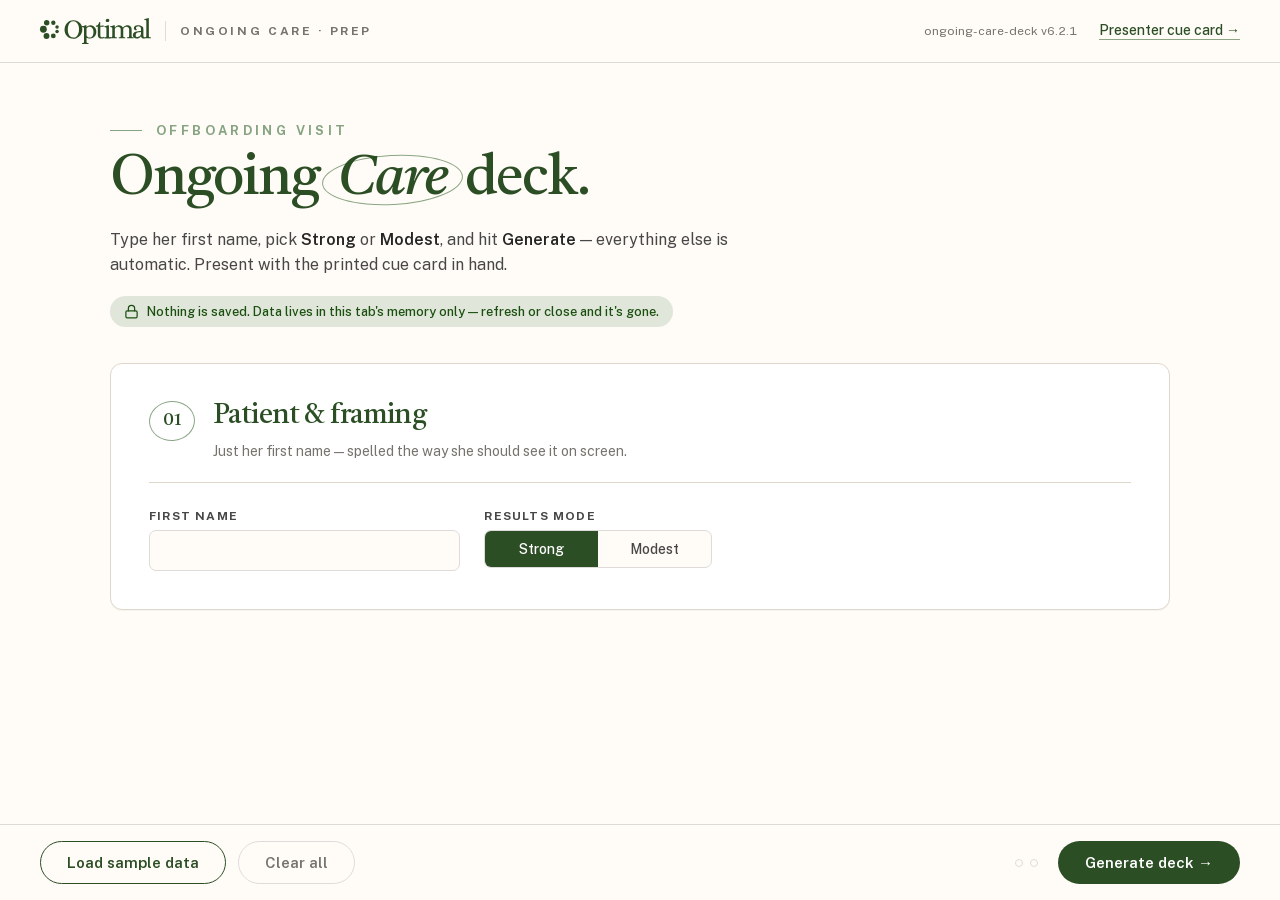
<file: graduation/index.html>
<!DOCTYPE html>
<html lang="en">
<head>
<meta charset="utf-8">
<title>Moved — Ongoing Care Deck</title>
<!-- The Ongoing Care deck moved to ../graduation-ongoing-care/. Static redirect, no PHI. -->
<meta http-equiv="refresh" content="0; url=../graduation-ongoing-care/">
<script>location.replace('../graduation-ongoing-care/');</script>
<style>
  body { font-family: -apple-system, 'Public Sans', sans-serif; background: #FFFCF7; color: #2C4E25;
         display: flex; align-items: center; justify-content: center; min-height: 100vh; margin: 0; }
</style>
</head>
<body>
<p>This deck has moved — <a href="../graduation-ongoing-care/">continue to the Ongoing Care deck</a>.</p>
</body>
</html>
</file>
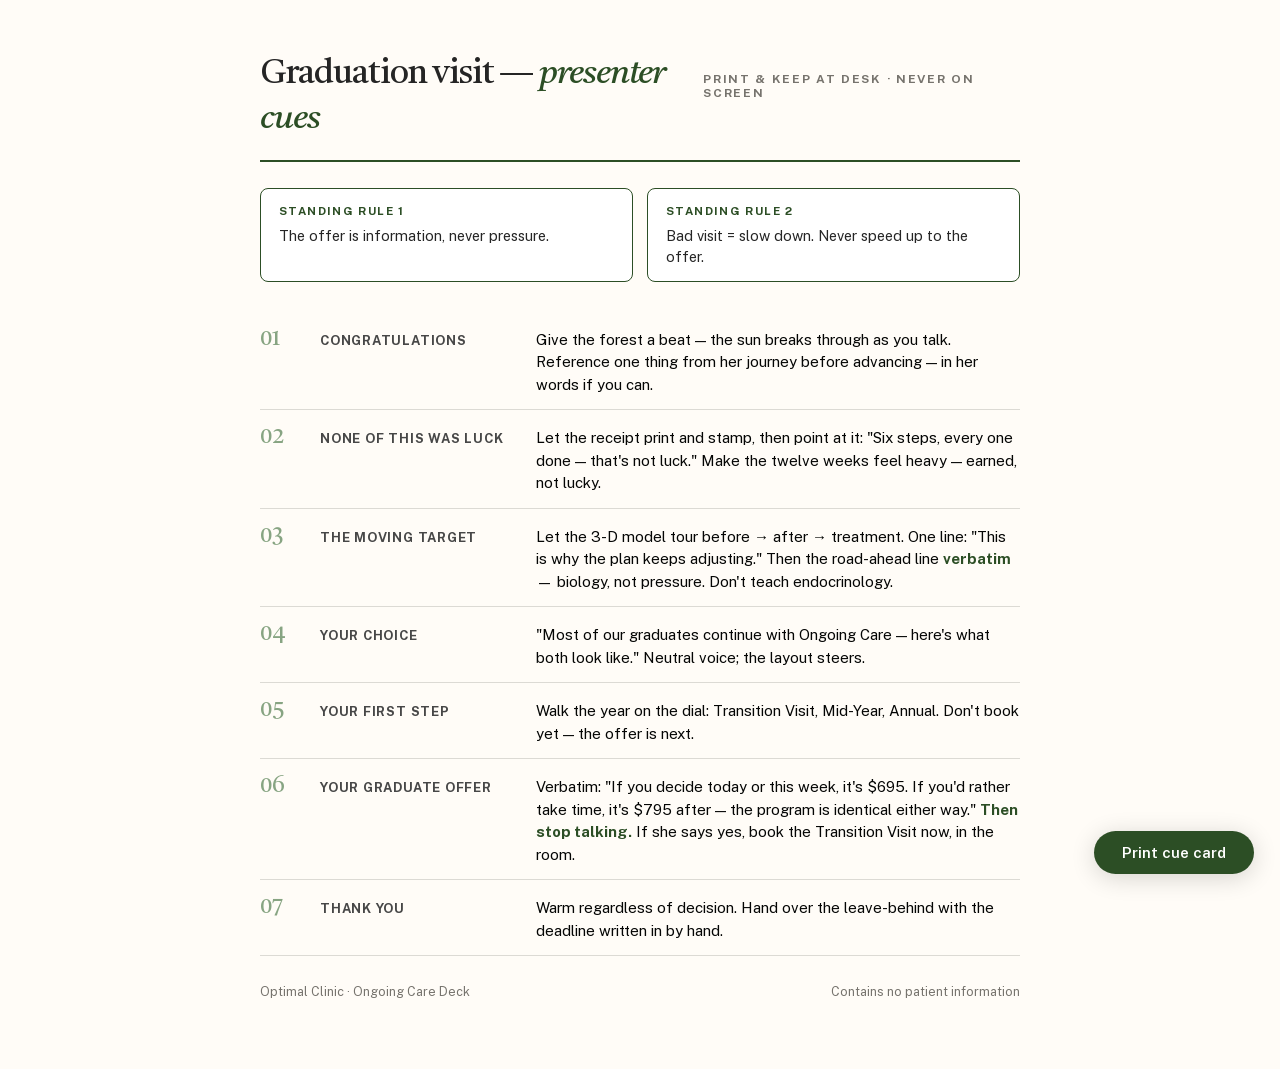
<file: graduation-ongoing-care/cue-card.html>
<!DOCTYPE html>
<html lang="en">
<head>
<meta charset="utf-8">
<meta name="viewport" content="width=device-width, initial-scale=1">
<title>Presenter Cue Card — Ongoing Care Deck</title>
<!-- Static, no PHI, no scripts. Print once, keep at the desk (§5.10).
     On-screen presenter notes are prohibited — the deck screen is shared. -->
<link rel="stylesheet" href="fonts/fonts.css">
<link rel="stylesheet" href="../colors_and_type.css">
<style>
  html, body { margin: 0; padding: 0; background: var(--cream-50); }
  body {
    font-family: var(--font-sans); color: var(--grey-900);
    -webkit-font-smoothing: antialiased;
  }
  .page { max-width: 760px; margin: 0 auto; padding: 52px 40px 70px; }

  .masthead { display: flex; align-items: baseline; justify-content: space-between; border-bottom: 2px solid var(--forest-700); padding-bottom: 18px; }
  h1 { font-family: var(--font-display); font-weight: 400; font-size: 34px; letter-spacing: -0.03em; margin: 0; color: var(--grey-800); }
  h1 em { font-style: italic; color: var(--forest-700); }
  .mast-tag { font-size: 12px; font-weight: 700; letter-spacing: 0.14em; text-transform: uppercase; color: var(--grey-500); }

  .rules { margin: 26px 0 30px; display: grid; grid-template-columns: 1fr 1fr; gap: 14px; }
  .rule-card {
    border: 1.5px solid var(--forest-700); border-radius: 8px; padding: 14px 18px;
    font-size: 14.5px; line-height: 1.45; color: var(--grey-800); background: var(--white);
  }
  .rule-card b { color: var(--forest-700); display: block; font-size: 11.5px; letter-spacing: 0.12em; text-transform: uppercase; margin-bottom: 5px; }

  ol.cues { list-style: none; margin: 0; padding: 0; counter-reset: cue; }
  ol.cues li {
    counter-increment: cue;
    display: grid; grid-template-columns: 44px 200px 1fr; gap: 16px; align-items: baseline;
    padding: 13px 0; border-bottom: 1px solid var(--border-hair);
  }
  ol.cues li::before {
    content: counter(cue, decimal-leading-zero);
    font-family: var(--font-display); font-size: 22px; color: var(--forest-500);
  }
  ol.cues .slide { font-size: 13px; font-weight: 700; letter-spacing: 0.06em; text-transform: uppercase; color: var(--grey-600); }
  ol.cues .cue { font-size: 15px; line-height: 1.5; color: var(--grey-900); }
  ol.cues .cue b { color: var(--forest-700); }
  ol.cues .cue em { font-style: italic; }

  .foot { margin-top: 28px; font-size: 12.5px; color: var(--grey-500); display: flex; justify-content: space-between; }

  .printbar { position: fixed; right: 26px; bottom: 26px; }
  .printbar button {
    font-family: var(--font-sans); font-size: 15px; font-weight: 600; cursor: pointer;
    background: var(--forest-700); color: var(--white); border: none; border-radius: 48px;
    padding: 13px 28px; box-shadow: 0 4px 25px rgba(0,0,0,0.16);
  }
  @media print {
    .printbar { display: none; }
    .page { max-width: none; padding: 0.2in 0.35in; }
    body { background: #fff; }
    * { -webkit-print-color-adjust: exact; print-color-adjust: exact; }
    @page { size: letter portrait; margin: 0.4in; }
  }
</style>
</head>
<body>
<div class="page">
  <div class="masthead">
    <h1>Graduation visit — <em>presenter cues</em></h1>
    <span class="mast-tag">Print &amp; keep at desk · never on screen</span>
  </div>

  <div class="rules">
    <div class="rule-card"><b>Standing rule 1</b>The offer is information, never pressure.</div>
    <div class="rule-card"><b>Standing rule 2</b>Bad visit = slow down. Never speed up to the offer.</div>
  </div>

  <ol class="cues">
    <li><span class="slide">Congratulations</span><span class="cue">Give the forest a beat — the sun breaks through as you talk. Reference one thing from her journey before advancing — in her words if you can.</span></li>
    <li><span class="slide">None of this was luck</span><span class="cue">Let the receipt print and stamp, then point at it: "Six steps, every one done — that's not luck." Make the twelve weeks feel heavy — earned, not lucky.</span></li>
    <li><span class="slide">The moving target</span><span class="cue">Let the 3-D model tour before → after → treatment. One line: "This is why the plan keeps adjusting." Then the road-ahead line <b>verbatim</b> — biology, not pressure. Don't teach endocrinology.</span></li>
    <!-- PAUSED until questionnaire auto-pull restores the before/after slides
         (CONFIG.QUESTIONNAIRE_SECTION in app.js). Uncomment and reprint when they return:
    <li><span class="slide">Where you started</span><span class="cue">Let the quote sit — this slide is about remembering, not explaining.</span></li>
    <li><span class="slide">Then and now ⭐</span><span class="cue">If the visit is going badly, <b>slow down here</b> — never speed up to the offer. Read the wins aloud in her words.</span></li>
    <li><span class="slide">Hormone picture</span><span class="cue">One sentence per category, max. <em>(Skipped in then-test decks.)</em></span></li>
    -->
    <li><span class="slide">Your choice</span><span class="cue">"Most of our graduates continue with Ongoing Care — here's what both look like." Neutral voice; the layout steers.</span></li>
    <li><span class="slide">Your first step</span><span class="cue">Walk the year on the dial: Transition Visit, Mid-Year, Annual. Don't book yet — the offer is next.</span></li>
    <li><span class="slide">Your graduate offer</span><span class="cue">Verbatim: "If you decide today or this week, it's $695. If you'd rather take time, it's $795 after — the program is identical either way." <b>Then stop talking.</b> If she says yes, book the Transition Visit now, in the room.</span></li>
    <li><span class="slide">Thank you</span><span class="cue">Warm regardless of decision. Hand over the leave-behind with the deadline written in by hand.</span></li>
  </ol>

  <div class="foot">
    <span>Optimal Clinic · Ongoing Care Deck</span>
    <span>Contains no patient information</span>
  </div>
</div>
<div class="printbar"><button onclick="window.print()">Print cue card</button></div>
</body>
</html>
</file>
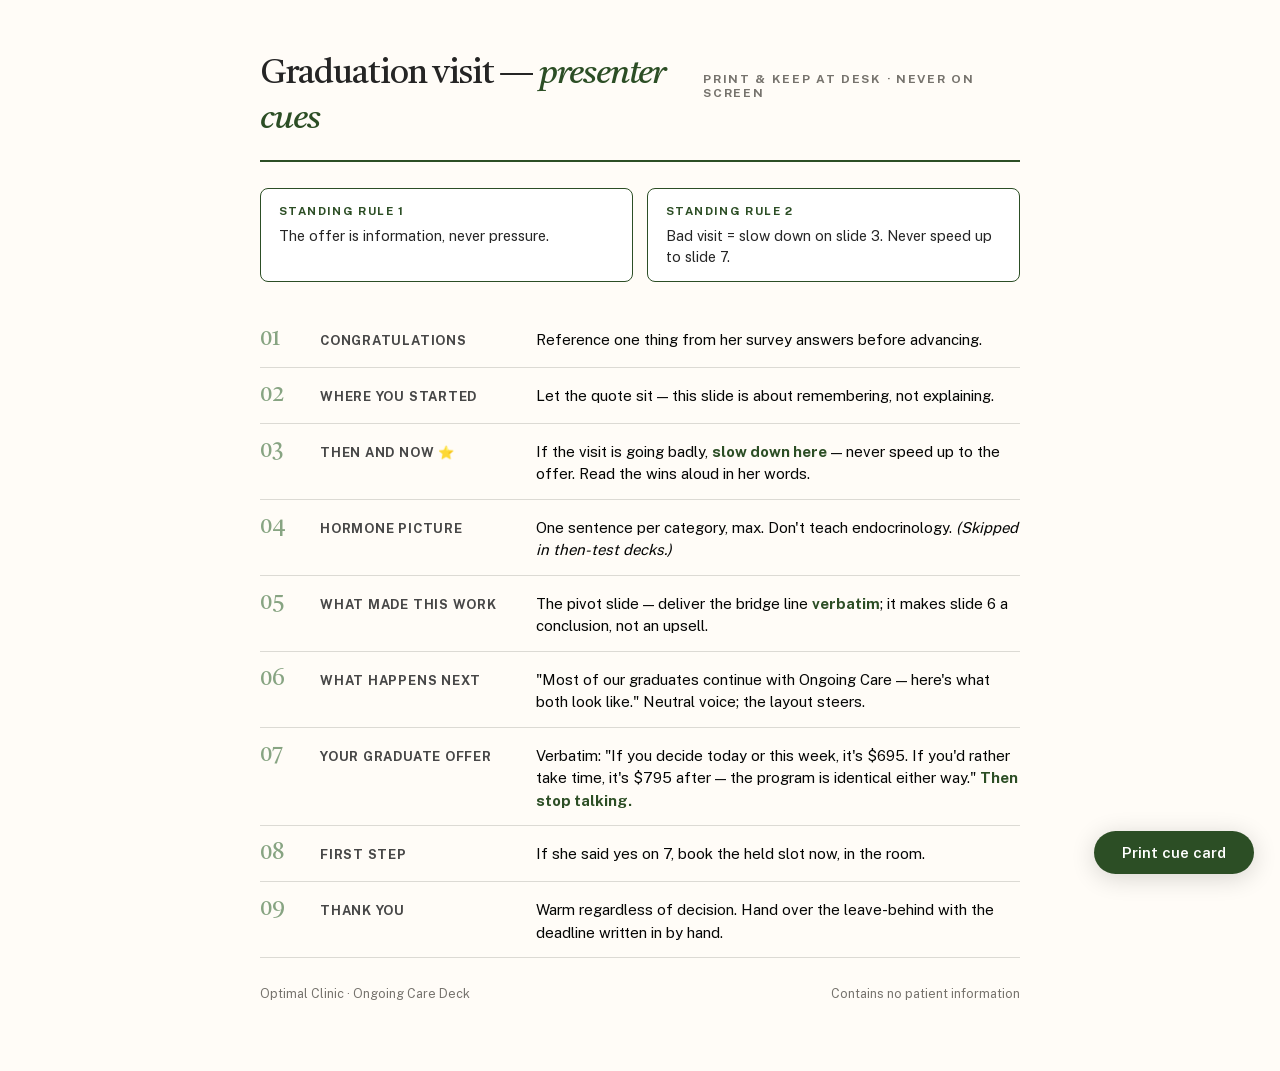
<file: graduation/cue-card.html>
<!DOCTYPE html>
<html lang="en">
<head>
<meta charset="utf-8">
<meta name="viewport" content="width=device-width, initial-scale=1">
<title>Presenter Cue Card — Ongoing Care Deck</title>
<!-- Static, no PHI, no scripts. Print once, keep at the desk (§5.10).
     On-screen presenter notes are prohibited — the deck screen is shared. -->
<link rel="stylesheet" href="fonts/fonts.css">
<link rel="stylesheet" href="../colors_and_type.css">
<style>
  html, body { margin: 0; padding: 0; background: var(--cream-50); }
  body {
    font-family: var(--font-sans); color: var(--grey-900);
    -webkit-font-smoothing: antialiased;
  }
  .page { max-width: 760px; margin: 0 auto; padding: 52px 40px 70px; }

  .masthead { display: flex; align-items: baseline; justify-content: space-between; border-bottom: 2px solid var(--forest-700); padding-bottom: 18px; }
  h1 { font-family: var(--font-display); font-weight: 400; font-size: 34px; letter-spacing: -0.03em; margin: 0; color: var(--grey-800); }
  h1 em { font-style: italic; color: var(--forest-700); }
  .mast-tag { font-size: 12px; font-weight: 700; letter-spacing: 0.14em; text-transform: uppercase; color: var(--grey-500); }

  .rules { margin: 26px 0 30px; display: grid; grid-template-columns: 1fr 1fr; gap: 14px; }
  .rule-card {
    border: 1.5px solid var(--forest-700); border-radius: 8px; padding: 14px 18px;
    font-size: 14.5px; line-height: 1.45; color: var(--grey-800); background: var(--white);
  }
  .rule-card b { color: var(--forest-700); display: block; font-size: 11.5px; letter-spacing: 0.12em; text-transform: uppercase; margin-bottom: 5px; }

  ol.cues { list-style: none; margin: 0; padding: 0; counter-reset: cue; }
  ol.cues li {
    counter-increment: cue;
    display: grid; grid-template-columns: 44px 200px 1fr; gap: 16px; align-items: baseline;
    padding: 13px 0; border-bottom: 1px solid var(--border-hair);
  }
  ol.cues li::before {
    content: counter(cue, decimal-leading-zero);
    font-family: var(--font-display); font-size: 22px; color: var(--forest-500);
  }
  ol.cues .slide { font-size: 13px; font-weight: 700; letter-spacing: 0.06em; text-transform: uppercase; color: var(--grey-600); }
  ol.cues .cue { font-size: 15px; line-height: 1.5; color: var(--grey-900); }
  ol.cues .cue b { color: var(--forest-700); }
  ol.cues .cue em { font-style: italic; }

  .foot { margin-top: 28px; font-size: 12.5px; color: var(--grey-500); display: flex; justify-content: space-between; }

  .printbar { position: fixed; right: 26px; bottom: 26px; }
  .printbar button {
    font-family: var(--font-sans); font-size: 15px; font-weight: 600; cursor: pointer;
    background: var(--forest-700); color: var(--white); border: none; border-radius: 48px;
    padding: 13px 28px; box-shadow: 0 4px 25px rgba(0,0,0,0.16);
  }
  @media print {
    .printbar { display: none; }
    .page { max-width: none; padding: 0.2in 0.35in; }
    body { background: #fff; }
    * { -webkit-print-color-adjust: exact; print-color-adjust: exact; }
    @page { size: letter portrait; margin: 0.4in; }
  }
</style>
</head>
<body>
<div class="page">
  <div class="masthead">
    <h1>Graduation visit — <em>presenter cues</em></h1>
    <span class="mast-tag">Print &amp; keep at desk · never on screen</span>
  </div>

  <div class="rules">
    <div class="rule-card"><b>Standing rule 1</b>The offer is information, never pressure.</div>
    <div class="rule-card"><b>Standing rule 2</b>Bad visit = slow down on slide 3. Never speed up to slide 7.</div>
  </div>

  <ol class="cues">
    <li><span class="slide">Congratulations</span><span class="cue">Reference one thing from her survey answers before advancing.</span></li>
    <li><span class="slide">Where you started</span><span class="cue">Let the quote sit — this slide is about remembering, not explaining.</span></li>
    <li><span class="slide">Then and now ⭐</span><span class="cue">If the visit is going badly, <b>slow down here</b> — never speed up to the offer. Read the wins aloud in her words.</span></li>
    <li><span class="slide">Hormone picture</span><span class="cue">One sentence per category, max. Don't teach endocrinology. <em>(Skipped in then-test decks.)</em></span></li>
    <li><span class="slide">What made this work</span><span class="cue">The pivot slide — deliver the bridge line <b>verbatim</b>; it makes slide 6 a conclusion, not an upsell.</span></li>
    <li><span class="slide">What happens next</span><span class="cue">"Most of our graduates continue with Ongoing Care — here's what both look like." Neutral voice; the layout steers.</span></li>
    <li><span class="slide">Your graduate offer</span><span class="cue">Verbatim: "If you decide today or this week, it's $695. If you'd rather take time, it's $795 after — the program is identical either way." <b>Then stop talking.</b></span></li>
    <li><span class="slide">First step</span><span class="cue">If she said yes on 7, book the held slot now, in the room.</span></li>
    <li><span class="slide">Thank you</span><span class="cue">Warm regardless of decision. Hand over the leave-behind with the deadline written in by hand.</span></li>
  </ol>

  <div class="foot">
    <span>Optimal Clinic · Ongoing Care Deck</span>
    <span>Contains no patient information</span>
  </div>
</div>
<div class="printbar"><button onclick="window.print()">Print cue card</button></div>
</body>
</html>
</file>
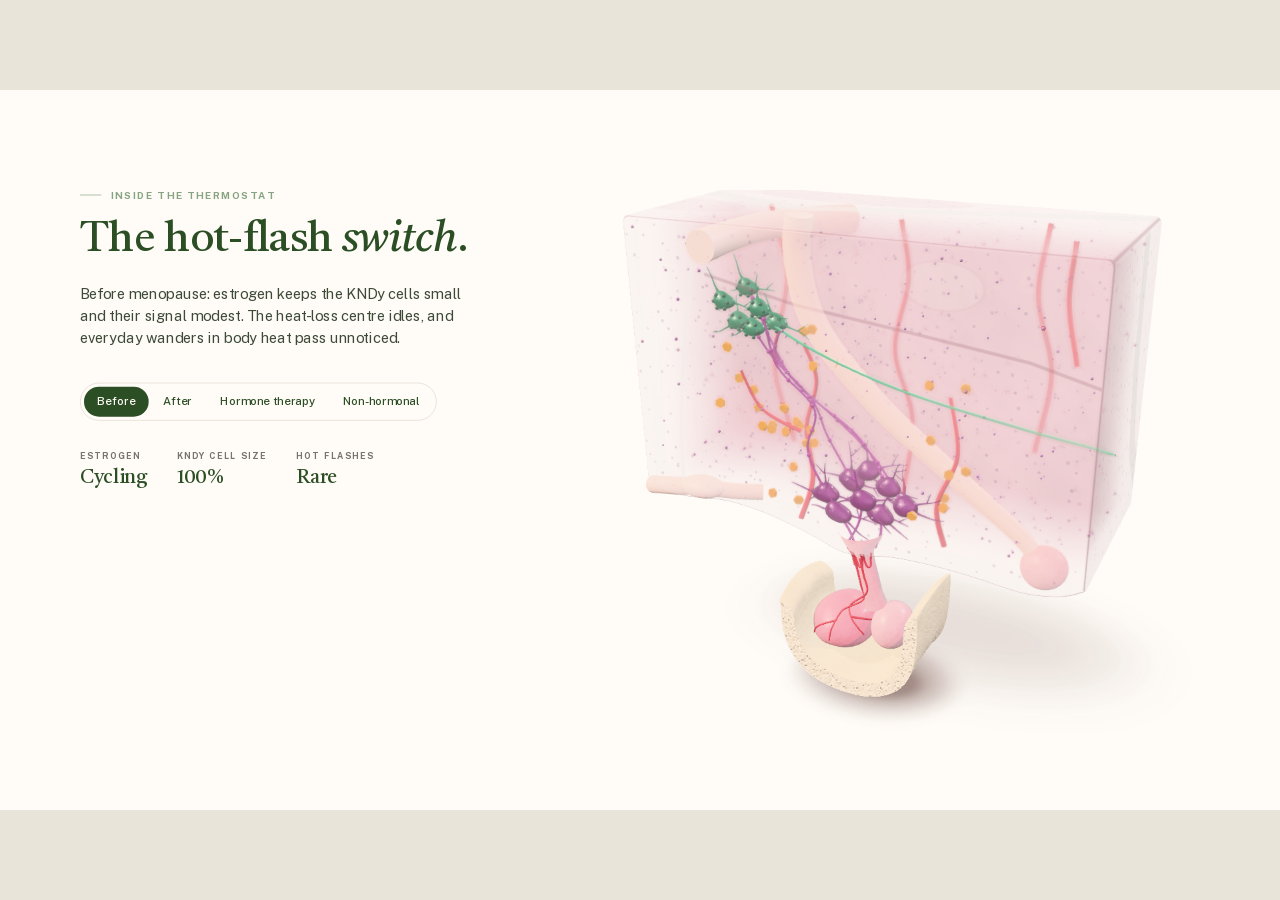
<file: graduation-ongoing-care/tools/hypo3d-lab.html>
<!doctype html>
<html lang="en">
<head>
<meta charset="utf-8">
<meta name="viewport" content="width=device-width, initial-scale=1">
<title>hypo-3d lab</title>
<link rel="stylesheet" href="../fonts/fonts.css">
<!--
  Test harness for <hypo-3d> (../hypo3d.js). Serve the route folder over http (ES modules don't
  load from file://), e.g.  python3 -m http.server 8765  then open /tools/hypo3d-lab.html
  Query params:
    stage=before|after|therapy|nonhormonal   initial stage
    t=4.2&still=1     freeze: run the model 4.2 s from the stage's settled state, no sway (deterministic)
    flash=1           freeze on A2's reduced-motion still (after: mid-flash; before: just after a burst)
    yaw=10&pitch=-3   view offsets in degrees (stills only)
    autotour=1        A2's idle tour      paused=1   start paused
    fit=0             don't scale the 1920×1080 frame to the window
    ui=0              hide the mock slide copy (element only)    box=1  outline the element box
    stats=1           live draw-call / triangle / fps readout
-->
<style>
  :root { --cream: #FFFCF7; --forest: #2C4E25; --sage: #87A482; --terra: #C05A3C; --bone: #DFD7CA; --muted: #76736D; }
  html, body { margin: 0; height: 100%; background: #e9e4da; overflow: hidden; }
  .stage { position: absolute; left: 50%; top: 50%; width: 1920px; height: 1080px; transform-origin: center center; background: var(--cream); overflow: hidden; }
  .fit-off .stage { left: 0; top: 0; transform: none !important; }
  .copy { position: absolute; left: 120px; top: 150px; width: 640px; font-family: "Public Sans", system-ui, sans-serif; color: var(--forest); }
  .eyebrow { display: flex; align-items: center; gap: 14px; font: 700 15px/1 "Public Sans", sans-serif; letter-spacing: 2.6px; text-transform: uppercase; color: var(--sage); }
  .eyebrow::before { content: ""; width: 32px; height: 1px; background: var(--sage); }
  h1 { margin: 26px 0 0; font: 400 64px/1.08 "Castoro", Georgia, serif; letter-spacing: -0.5px; }
  h1 i { font-style: italic; }
  .line { margin: 30px 0 0; font: 400 22px/1.5 "Public Sans", sans-serif; color: #3d4a38; min-height: 5.2em; max-width: 600px; }
  .seg { display: inline-flex; margin-top: 34px; padding: 5px; border: 1px solid var(--bone); border-radius: 999px; gap: 2px; }
  .seg button { font: 500 17px/1 "Public Sans", sans-serif; color: var(--forest); background: none; border: 0; border-radius: 999px; padding: 14px 20px; cursor: pointer; }
  .seg button[aria-pressed="true"] { background: var(--forest); color: var(--cream); }
  .stats { display: grid; grid-template-columns: repeat(3, auto); gap: 8px 44px; margin-top: 46px; justify-content: start; }
  .stats dt { font: 700 13px/1 "Public Sans", sans-serif; letter-spacing: 2.2px; text-transform: uppercase; color: var(--muted); }
  .stats dd { margin: 10px 0 0; font: 400 30px/1.1 "Castoro", serif; color: var(--forest); }
  .flash { margin-top: 30px; font: 600 14px/1 "Public Sans", sans-serif; letter-spacing: 1.6px; text-transform: uppercase; color: var(--terra); opacity: 0; transition: opacity .3s; }
  .flash.on { opacity: 1; }
  hypo-3d { position: absolute; left: 800px; top: 150px; width: 1040px; height: 820px; }
  .box hypo-3d { outline: 1px dashed rgba(192, 90, 60, 0.5); }
  .ui-off .copy { display: none; }
  .perf { position: absolute; right: 16px; bottom: 12px; font: 500 13px/1.4 ui-monospace, monospace; color: var(--muted); white-space: pre; }
</style>
</head>
<body>
<div class="stage" id="stage">
  <div class="copy">
    <div class="eyebrow">Inside the thermostat</div>
    <h1>The hot-flash <i>switch</i>.</h1>
    <p class="line" id="line"></p>
    <div class="seg" role="group" aria-label="Menopause and treatment" id="seg">
      <button data-s="before">Before</button><button data-s="after">After</button><button data-s="therapy">Hormone therapy</button><button data-s="nonhormonal">Non-hormonal</button>
    </div>
    <dl class="stats">
      <div><dt>Estrogen</dt><dd id="r-estro"></dd></div>
      <div><dt>KNDy cell size</dt><dd id="r-size"></dd></div>
      <div><dt>Hot flashes</dt><dd id="r-rate"></dd></div>
    </dl>
    <div class="flash" id="flash">Hot flash</div>
  </div>
  <hypo-3d id="hypo"></hypo-3d>
  <div class="perf" id="perf"></div>
</div>
<script type="module">
  import "../hypo3d.js";
  const q = new URLSearchParams(location.search);
  const num = (k, d = 0) => (q.has(k) ? Number(q.get(k)) : d);
  const stageEl = document.getElementById("stage");
  if (q.get("fit") === "0") document.body.classList.add("fit-off");
  if (q.get("ui") === "0") document.body.classList.add("ui-off");
  if (q.get("box") === "1") document.body.classList.add("box");
  const fit = () => {
    const s = Math.min(innerWidth / 1920, innerHeight / 1080);
    stageEl.style.transform = `translate(-50%, -50%) scale(${s})`;
  };
  fit();
  addEventListener("resize", fit);

  const el = document.getElementById("hypo");
  const STAGES = customElements.get("hypo-3d").STAGES;
  const buttons = [...document.querySelectorAll("#seg button")];
  const show = (s) => {
    const r = STAGES[s];
    document.getElementById("line").textContent = r.line;
    document.getElementById("r-estro").textContent = r.estrogen;
    document.getElementById("r-size").textContent = r.kndySize;
    document.getElementById("r-rate").textContent = r.hotFlashes;
    buttons.forEach((b) => b.setAttribute("aria-pressed", String(b.dataset.s === s)));
  };
  el.addEventListener("hypo-stage", (e) => show(e.detail.stage));
  el.addEventListener("hypo-flash", (e) => document.getElementById("flash").classList.toggle("on", e.detail.on));
  buttons.forEach((b) => b.addEventListener("click", () => (el.stage = b.dataset.s)));
  // the deck navigates on clicks: prove the element swallows them
  stageEl.addEventListener("click", () => (window.__deckClicks = (window.__deckClicks || 0) + 1));

  const stage = q.get("stage") || "before";
  el.stage = stage;
  show(stage);
  if (q.get("autotour") === "1") el.autoTour = true;
  if (q.get("paused") === "1") el.pause();
  const still = q.get("still") === "1" || q.get("flash") === "1";
  requestAnimationFrame(() => {
    if (q.get("flash") === "1") el.renderStill({ yaw: num("yaw"), pitch: num("pitch") });
    else if (still) el.renderAt(num("t", 4), { yaw: num("yaw"), pitch: num("pitch") });
    requestAnimationFrame(() => (window.__ready = true));
  });
  if (q.get("stats") === "1") {
    const perf = document.getElementById("perf");
    setInterval(() => {
      const s = el.stats();
      if (s) perf.textContent = `${s.fps} fps · ${s.calls} calls · ${(s.triangles / 1000).toFixed(1)}k tris · ${s.width}×${s.height} @${s.dpr}x`;
    }, 500);
  }
  addEventListener("beforeprint", () => el.snapshotForPrint());
  addEventListener("afterprint", () => el.restoreFromPrint());
  window.__hypo = el;
</script>
</body>
</html>
</file>
<file: colors_and_type.css>
/* ==========================================================================
   Optimal Health — Design Tokens
   Sourced from the "[Content Copy] Optimal Health Website" Figma file.
   Two products share this system:
     • Website (marketing) — cream + dark forest green, Castoro serif display
     • Weight-Loss App    — same cream surface, navy UI chrome, Hanken Grotesk
   ========================================================================== */

/* -- Fonts ----------------------------------------------------------------- */
/* Fonts are NOT imported here. Each page loads its own font source:
     • main deck (index.html)      — Google Fonts <link> in its <head>
     • graduation route            — self-hosted graduation/fonts/fonts.css
       (PHIPA N2: that route may not make any CDN requests)
   Keeping this file network-free lets every route share one token source. */

:root {
  /* =========================================================================
     COLOR — base palette
     ---------------------------------------------------------------------- */

  /* Brand greens */
  --forest-900: #1A500F;   /* deep accent, testimonial bylines, ring accents */
  --forest-700: #2C4E25;   /* PRIMARY brand — dark forest, buttons, h2, nav */
  --forest-500: #87A482;   /* sage, soft badges at 25% alpha */
  --forest-grad-end: #1C3118; /* pricing card gradient terminal */

  /* Navy (Weight-Loss app chrome) */
  --navy-900: #182E6C;     /* app header bg, screen titles, primary buttons */

  /* Neutral warm — cream / bone */
  --cream-50:  #FFFCF7;    /* canvas background on both products */
  --bone-100:  #E7E2D9;    /* streak-card empty cells, subtle surfaces */
  --bone-200:  #DFD7CA;    /* quiet dividers */

  /* Greys (warm) */
  --grey-900:  #040504;    /* body default on light */
  --grey-800:  #252525;    /* section headings on light */
  --grey-700:  #333333;
  --grey-600:  #474747;
  --grey-500:  #76736D;    /* muted text, form placeholder */
  --grey-300:  #DDDCDB;    /* hairline borders */
  --grey-200:  #DADADA;    /* subtle card borders */
  --grey-100:  #ECECEC;    /* quiet fills */

  /* Pure */
  --white:     #FFFFFF;
  --black:     #000000;

  /* Terracotta — warm accent (graduation deck callouts) */
  --terracotta-600: #C05A3C;   /* callout text / borders */
  --terracotta-100: #F6E3DB;   /* callout wash background */

  /* Hormone Questionnaire severity bands (report chip palette).
     High ≥60% · Mod-High ≥40% · Moderate ≥20% · Low <20%.
     NOTE: pending confirmation against the branded PDF report's exact hex
     values (PRD open question 3) — swap here if they differ. */
  --sev-high:      #B3402F;   /* red */
  --sev-modhigh:   #C97B2D;   /* orange */
  --sev-moderate:  #D9B13F;   /* yellow */
  --sev-low:       #5F8C5A;   /* green */
  --sev-high-bg:     #F7E5E1;
  --sev-modhigh-bg:  #F7EBDD;
  --sev-moderate-bg: #F6EFD8;
  --sev-low-bg:      #E6EFE4;

  /* Alpha helpers used in the designs */
  --forest-ring-50: rgba(26, 80, 18, 0.5);   /* 1.3px ring accent circles */
  --sage-25:        rgba(135,164,130, 0.25); /* "Grand opening" badge fill */
  --white-25:       rgba(255,255,255, 0.25); /* carousel pager bg (blurred) */
  --white-50:       rgba(255,255,255, 0.5);  /* hero chip border */
  --white-90:       rgba(255,255,255, 0.9);  /* pricing body text */
  --nav-blur-bg:    rgba(0,0,0,0.35);        /* hero nav backdrop */

  /* =========================================================================
     COLOR — semantic
     ---------------------------------------------------------------------- */
  --bg:            var(--cream-50);
  --bg-alt:        var(--white);
  --bg-inverse:    var(--forest-700);
  --bg-app-header: var(--navy-900);

  --fg:            var(--grey-900);
  --fg-strong:     var(--grey-800);
  --fg-muted:      var(--grey-500);
  --fg-brand:      var(--forest-700);
  --fg-accent:     var(--forest-900);
  --fg-app:        var(--navy-900);
  --fg-on-brand:   var(--white);

  --border:        var(--forest-700);
  --border-quiet:  var(--grey-300);
  --border-hair:   rgba(118,115,109, 0.25);

  --link:          var(--forest-700);
  --link-app:      var(--navy-900);

  /* =========================================================================
     TYPOGRAPHY — families
     ---------------------------------------------------------------------- */
  --font-display:  'Castoro', 'Iowan Old Style', 'Palatino Linotype', Georgia, serif;
  --font-sans:     'Public Sans', -apple-system, BlinkMacSystemFont, 'Segoe UI', Arial, sans-serif;
  --font-ui-app:   'Hanken Grotesk', -apple-system, BlinkMacSystemFont, 'Segoe UI', Arial, sans-serif;
  --font-body-app: 'Inter', -apple-system, BlinkMacSystemFont, 'Segoe UI', Arial, sans-serif;
  --font-status:   'Helvetica Neue', -apple-system, Helvetica, Arial, sans-serif;

  /* =========================================================================
     TYPOGRAPHY — role tokens (website)
     The website compresses serif display (Castoro, tight tracking -0.04em,
     line-height 1.0) against Public Sans body at relaxed 1.1–1.4 lh.
     ---------------------------------------------------------------------- */
  --h1-family: var(--font-display);  --h1-size: 96px; --h1-lh: 1.1;  --h1-track: -0.04em; --h1-weight: 400;
  --h2-family: var(--font-display);  --h2-size: 64px; --h2-lh: 1.0;  --h2-track: -0.04em; --h2-weight: 400;
  --h3-family: var(--font-display);  --h3-size: 48px; --h3-lh: 1.0;  --h3-track: -0.04em; --h3-weight: 400;
  --h4-family: var(--font-display);  --h4-size: 40px; --h4-lh: 1.0;  --h4-track: -0.04em; --h4-weight: 400;
  --h5-family: var(--font-display);  --h5-size: 28px; --h5-lh: 1.0;  --h5-track: -0.04em; --h5-weight: 400;
  --h6-family: var(--font-display);  --h6-size: 24px; --h6-lh: 1.0;  --h6-track: -0.04em; --h6-weight: 400;

  --lead-family: var(--font-sans); --lead-size: 24px; --lead-lh: 1.1;  --lead-track: -0.02em; --lead-weight: 400;
  --p-family:    var(--font-sans); --p-size:    18px; --p-lh:    1.4;  --p-track:    -0.02em; --p-weight: 400;
  --small-family:var(--font-sans); --small-size:16px; --small-lh: 1.1; --small-track:-0.02em; --small-weight:400;
  --micro-family:var(--font-sans); --micro-size:14px; --micro-lh: 1.4; --micro-track:-0.02em; --micro-weight:400;

  --button-family: var(--font-sans); --button-size: 20px; --button-lh: 1.1; --button-track: -0.02em; --button-weight: 500;
  --nav-family:    var(--font-sans); --nav-size:    20px; --nav-lh:    1.1; --nav-track:    -0.02em; --nav-weight:    400;
  --label-family:  var(--font-sans); --label-size:  14px; --label-lh:  1.4; --label-track:  -0.02em; --label-weight:  400;
  --eyebrow-family:var(--font-sans); --eyebrow-size:18px; --eyebrow-lh:1.4; --eyebrow-track:0;       --eyebrow-weight:700;

  /* =========================================================================
     TYPOGRAPHY — role tokens (weight-loss app)
     App uses Hanken Grotesk Bold for section labels (tight -0.03 to -0.04),
     Castoro italic for screen titles outside the device, Inter for body.
     ---------------------------------------------------------------------- */
  --app-title-family:      var(--font-display); --app-title-size: 64px; --app-title-lh: 1.4; --app-title-track: -0.04em; --app-title-style: italic;
  --app-header-family:     var(--font-ui-app);  --app-header-size: 32px; --app-header-lh: 1.4; --app-header-track: -0.04em; --app-header-weight: 700;
  --app-section-family:    var(--font-ui-app);  --app-section-size: 20px; --app-section-lh: 1.4; --app-section-track: -0.03em; --app-section-weight: 700;
  --app-subtitle-family:   var(--font-ui-app);  --app-subtitle-size: 24px; --app-subtitle-lh: 1.4; --app-subtitle-track: -0.03em; --app-subtitle-weight: 500;
  --app-body-family:       var(--font-body-app);--app-body-size: 16px; --app-body-lh: 1.4; --app-body-track: -0.03em; --app-body-weight: 400;
  --app-caption-family:    var(--font-body-app);--app-caption-size: 14px; --app-caption-lh: 1.4; --app-caption-track: -0.03em; --app-caption-weight: 400;
  --app-tab-family:        var(--font-body-app);--app-tab-size: 12px; --app-tab-lh: 1.4; --app-tab-track: -0.03em; --app-tab-weight: 500;

  /* =========================================================================
     SHAPE — radii, shadows, spacing
     ---------------------------------------------------------------------- */
  --radius-pill:  48px;     /* CTAs and nav pill */
  --radius-card:  8px;      /* pricing card, module card, lessons search */
  --radius-xs:    4px;      /* streak cell, tab chip, pill highlight on nav */
  --radius-full:  9999px;

  --border-width: 1px;      /* near-universal — crisp hairlines */
  --border-benefit: 1px solid var(--forest-700);
  --border-app-card: 1px solid var(--grey-500);

  --shadow-cta:    0px 4px 25px rgba(0,0,0,0.16);
  --shadow-card:   0px 4px 25px rgba(0,0,0,0.15);
  --shadow-heavy:  0px 4px 25px rgba(0,0,0,0.25);
  --shadow-chip:   0px 4px 13.5px rgba(135,164,130,0.25);

  --blur-nav: blur(21px);
  --blur-pager: blur(4.945px);

  /* spacing scale (from observed gap/padding values in Figma) */
  --s-1: 4px;
  --s-2: 8px;
  --s-3: 12px;
  --s-4: 16px;
  --s-5: 20px;
  --s-6: 24px;
  --s-8: 32px;
  --s-10: 48px;
  --s-12: 64px;
  --s-14: 84px;
  --s-16: 96px;

  /* =========================================================================
     MOTION (designs show no custom timing; defaults stay conservative)
     ---------------------------------------------------------------------- */
  --ease-standard: cubic-bezier(.2,.7,.2,1);
  --dur-fast: 150ms;
  --dur-slow: 300ms;
}

/* ==========================================================================
   SEMANTIC ELEMENT STYLES
   Apply by adding `class="oh"` to a container, or by importing this file into
   a page that already uses these tokens.
   ========================================================================== */

.oh, .oh * { box-sizing: border-box; }

.oh body, body.oh {
  margin: 0;
  background: var(--bg);
  color: var(--fg);
  font-family: var(--p-family);
  font-size: var(--p-size);
  line-height: var(--p-lh);
  letter-spacing: var(--p-track);
  -webkit-font-smoothing: antialiased;
  text-rendering: optimizeLegibility;
}

.oh h1, .oh .h1 {
  font-family: var(--h1-family); font-size: var(--h1-size); line-height: var(--h1-lh);
  letter-spacing: var(--h1-track); font-weight: var(--h1-weight); margin: 0;
  color: var(--fg-strong);
}
.oh h2, .oh .h2 {
  font-family: var(--h2-family); font-size: var(--h2-size); line-height: var(--h2-lh);
  letter-spacing: var(--h2-track); font-weight: var(--h2-weight); margin: 0;
  color: var(--fg-strong);
}
.oh h3, .oh .h3 {
  font-family: var(--h3-family); font-size: var(--h3-size); line-height: var(--h3-lh);
  letter-spacing: var(--h3-track); font-weight: var(--h3-weight); margin: 0;
  color: var(--fg-strong);
}
.oh h4, .oh .h4 {
  font-family: var(--h4-family); font-size: var(--h4-size); line-height: var(--h4-lh);
  letter-spacing: var(--h4-track); font-weight: var(--h4-weight); margin: 0;
  color: var(--fg-brand);
}
.oh h5, .oh .h5 {
  font-family: var(--h5-family); font-size: var(--h5-size); line-height: var(--h5-lh);
  letter-spacing: var(--h5-track); font-weight: var(--h5-weight); margin: 0;
  color: var(--fg-brand);
}
.oh h6, .oh .h6 {
  font-family: var(--h6-family); font-size: var(--h6-size); line-height: var(--h6-lh);
  letter-spacing: var(--h6-track); font-weight: var(--h6-weight); margin: 0;
  color: var(--fg-brand);
}

.oh p, .oh .p {
  font-family: var(--p-family); font-size: var(--p-size); line-height: var(--p-lh);
  letter-spacing: var(--p-track); font-weight: var(--p-weight); margin: 0;
}

.oh .lead {
  font-family: var(--lead-family); font-size: var(--lead-size); line-height: var(--lead-lh);
  letter-spacing: var(--lead-track); font-weight: var(--lead-weight);
  color: var(--fg-brand);
}

.oh .eyebrow {
  font-family: var(--eyebrow-family); font-size: var(--eyebrow-size); line-height: var(--eyebrow-lh);
  letter-spacing: var(--eyebrow-track); font-weight: var(--eyebrow-weight);
  text-transform: uppercase; color: var(--fg-brand);
}

.oh small, .oh .small {
  font-family: var(--small-family); font-size: var(--small-size); line-height: var(--small-lh);
  letter-spacing: var(--small-track); font-weight: var(--small-weight);
}

.oh .micro {
  font-family: var(--micro-family); font-size: var(--micro-size); line-height: var(--micro-lh);
  letter-spacing: var(--micro-track); font-weight: var(--micro-weight);
  color: var(--fg-muted);
}

.oh a { color: var(--link); text-decoration: underline; text-underline-offset: 3px; }
.oh a:hover { color: var(--forest-900); }

/* --- App-specific text roles (use inside device frames) ------------------- */
.oh-app-title { font-family: var(--app-title-family); font-style: var(--app-title-style);
  font-size: var(--app-title-size); line-height: var(--app-title-lh);
  letter-spacing: var(--app-title-track); color: var(--navy-900); }

.oh-app-header { font-family: var(--app-header-family); font-size: var(--app-header-size);
  line-height: var(--app-header-lh); letter-spacing: var(--app-header-track);
  font-weight: var(--app-header-weight); color: var(--cream-50); }

.oh-app-section { font-family: var(--app-section-family); font-size: var(--app-section-size);
  line-height: var(--app-section-lh); letter-spacing: var(--app-section-track);
  font-weight: var(--app-section-weight); color: var(--grey-900); }

.oh-app-body { font-family: var(--app-body-family); font-size: var(--app-body-size);
  line-height: var(--app-body-lh); letter-spacing: var(--app-body-track); color: var(--grey-900); }

.oh-app-caption { font-family: var(--app-caption-family); font-size: var(--app-caption-size);
  line-height: var(--app-caption-lh); letter-spacing: var(--app-caption-track); color: var(--grey-500); }
</file>
<file: graduation-ongoing-care/fonts/fonts.css>
/* Self-hosted fonts for the Graduation Deck route.
   PHIPA constraint N2: zero network requests beyond this origin — no runtime
   font CDNs on this route. Same families the rest of the project loads from
   Google Fonts, so the deck matches the brand exactly. */

@font-face {
  font-family: 'Castoro';
  font-style: normal;
  font-weight: 400;
  font-display: swap;
  src: url('Castoro-400.woff2') format('woff2');
}

@font-face {
  font-family: 'Castoro';
  font-style: italic;
  font-weight: 400;
  font-display: swap;
  src: url('Castoro-400-italic.woff2') format('woff2');
}

/* Variable font — one file covers 400–700. */
@font-face {
  font-family: 'Public Sans';
  font-style: normal;
  font-weight: 400 700;
  font-display: swap;
  src: url('PublicSans-var.woff2') format('woff2');
}
</file>
<file: graduation/fonts/fonts.css>
/* Self-hosted fonts for the Graduation Deck route.
   PHIPA constraint N2: zero network requests beyond this origin — no runtime
   font CDNs on this route. Same families the rest of the project loads from
   Google Fonts, so the deck matches the brand exactly. */

@font-face {
  font-family: 'Castoro';
  font-style: normal;
  font-weight: 400;
  font-display: swap;
  src: url('Castoro-400.woff2') format('woff2');
}

@font-face {
  font-family: 'Castoro';
  font-style: italic;
  font-weight: 400;
  font-display: swap;
  src: url('Castoro-400-italic.woff2') format('woff2');
}

/* Variable font — one file covers 400–700. */
@font-face {
  font-family: 'Public Sans';
  font-style: normal;
  font-weight: 400 700;
  font-display: swap;
  src: url('PublicSans-var.woff2') format('woff2');
}
</file>
